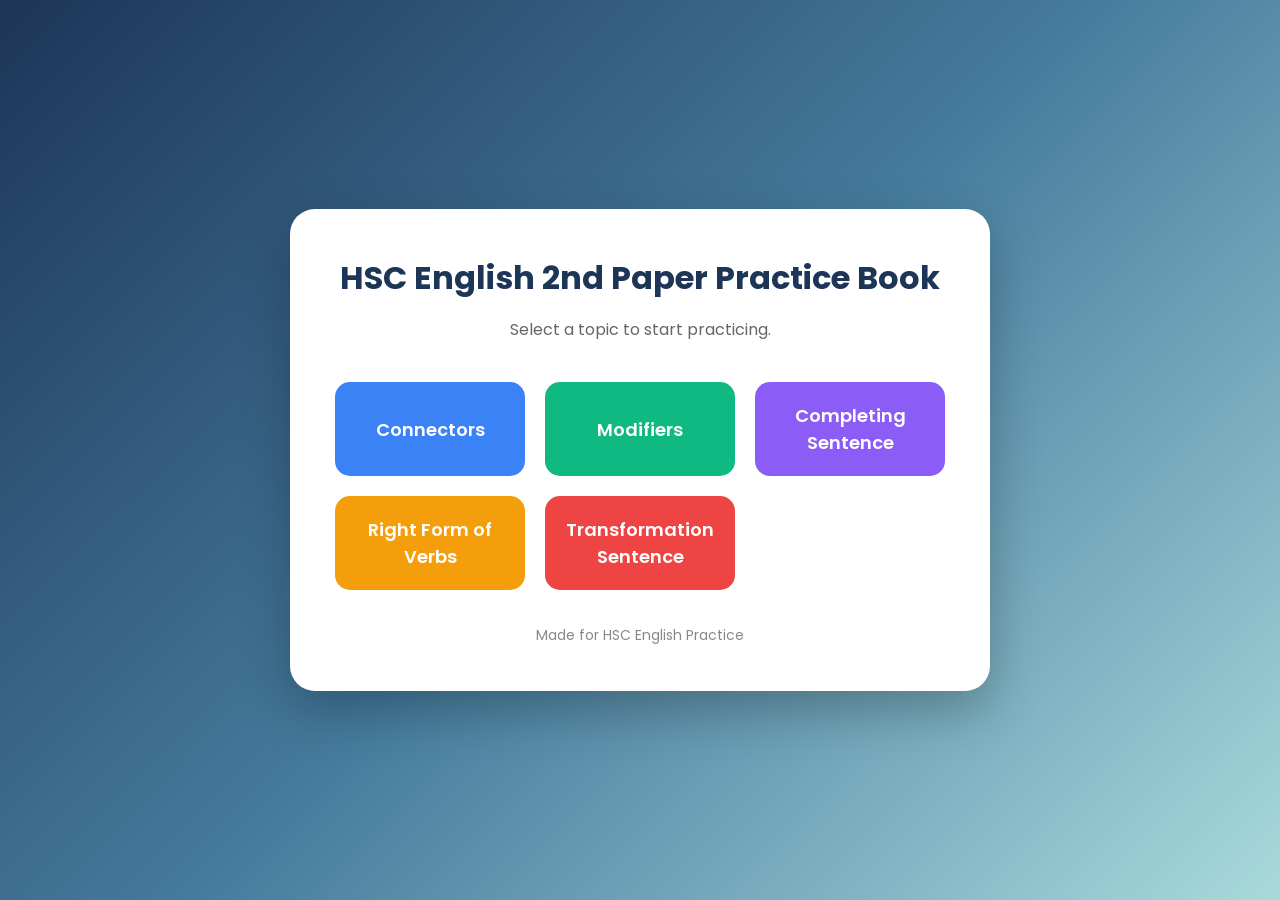
<file: index.html>
<!DOCTYPE html>
<html lang="en">
<head>
<meta charset="UTF-8">
<meta name="viewport" content="width=device-width, initial-scale=1.0">

<title>HSC English 2nd Paper Practice Book</title>

<link href="https://fonts.googleapis.com/css2?family=Poppins:wght@300;400;600;700&display=swap" rel="stylesheet">

<style>

*{
    margin:0;
    padding:0;
    box-sizing:border-box;
    font-family:'Poppins',sans-serif;
}

body{
    background:linear-gradient(135deg,#1d3557,#457b9d,#a8dadc);
    min-height:100vh;
    display:flex;
    justify-content:center;
    align-items:center;
    padding:20px;
}

.container{
    width:100%;
    max-width:700px;
    background:white;
    border-radius:25px;
    padding:45px;
    text-align:center;
    box-shadow:0 20px 50px rgba(0,0,0,.25);
}

h1{
    color:#1d3557;
    font-size:2rem;
    margin-bottom:15px;
}

p{
    color:#666;
    margin-bottom:40px;
}

.buttons{
    display:grid;
    grid-template-columns:repeat(3,1fr);
    gap:20px;
}

@media(max-width:850px){

.buttons{
    grid-template-columns:repeat(2,1fr);
}

}

@media(max-width:650px){

.buttons{
    grid-template-columns:1fr;
}

h1{
    font-size:1.7rem;
}

}

.completing{
    background:#8b5cf6;
}

.btn{

    display:flex;

    justify-content:center;

    align-items:center;

    text-align:center;

    text-decoration:none;

    color:white;

    min-height:90px;

    padding:20px;

    border-radius:15px;

    font-size:18px;

    font-weight:600;

    transition:.3s;

}

.btn:hover{
    transform:translateY(-5px);
    box-shadow:0 12px 25px rgba(0,0,0,.25);
}

.connectors{
    background:#3b82f6;
}

.modifiers{
    background:#10b981;
}

.rfv{
    background:#f59e0b;
}

.transform{
    background:#ef4444;
}

footer{
    margin-top:35px;
    color:#888;
    font-size:14px;
}

@media(max-width:650px){

.buttons{
    grid-template-columns:1fr;
}

h1{
    font-size:1.7rem;
}

}

</style>

</head>
<body>

<div class="container">

<h1>HSC English 2nd Paper Practice Book</h1>

<p>Select a topic to start practicing.</p>

<div class="buttons">

<a class="btn connectors" href="Connector/index.html">
Connectors
</a>

<a class="btn modifiers" href="Modifier/index.html">
Modifiers
</a>

<a class="btn completing" href="Completing Sentence/index.html">
Completing Sentence
</a>

<a class="btn rfv" href="Right Form of Verbs/index.html">
Right Form of Verbs
</a>

<a class="btn transform" href="Transformation Sentences/index.html">
Transformation Sentence
</a>

</div>

<footer>
Made for HSC English Practice
</footer>

</div>

</body>
</html>
</file>
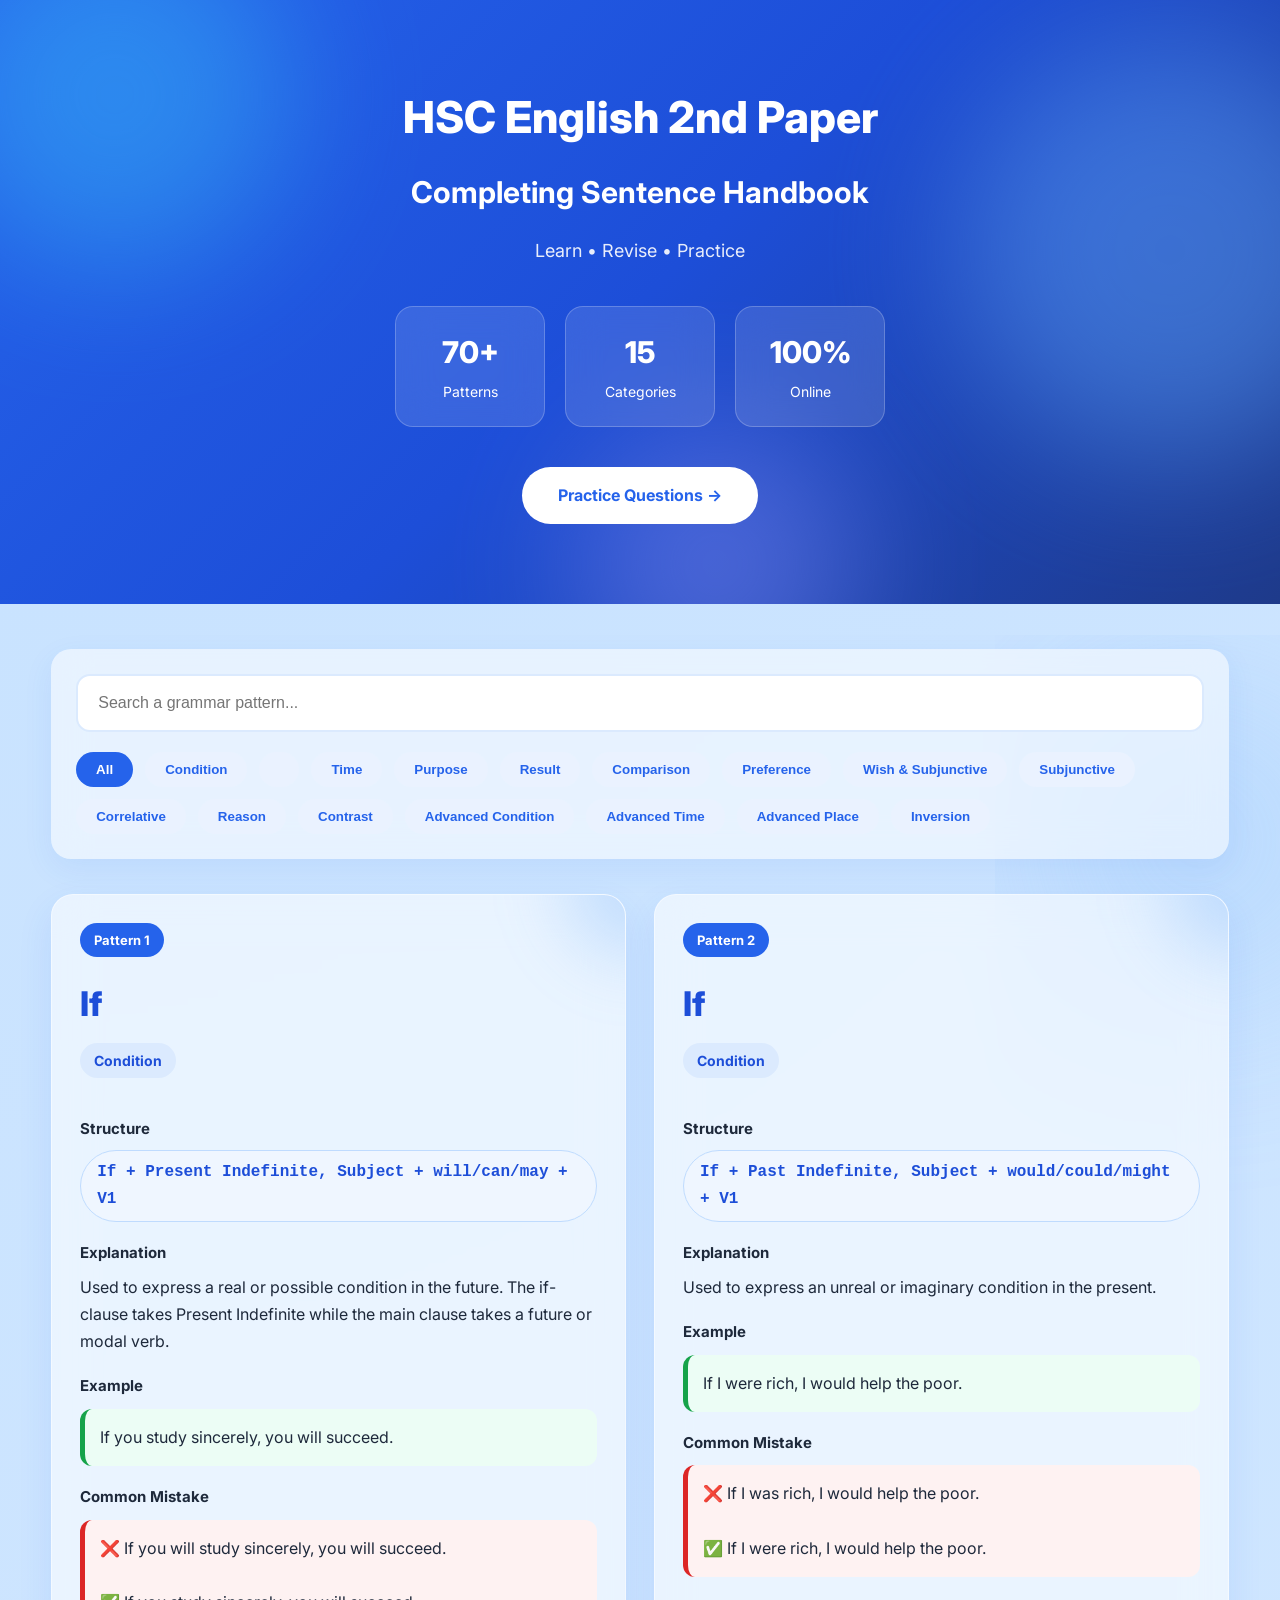
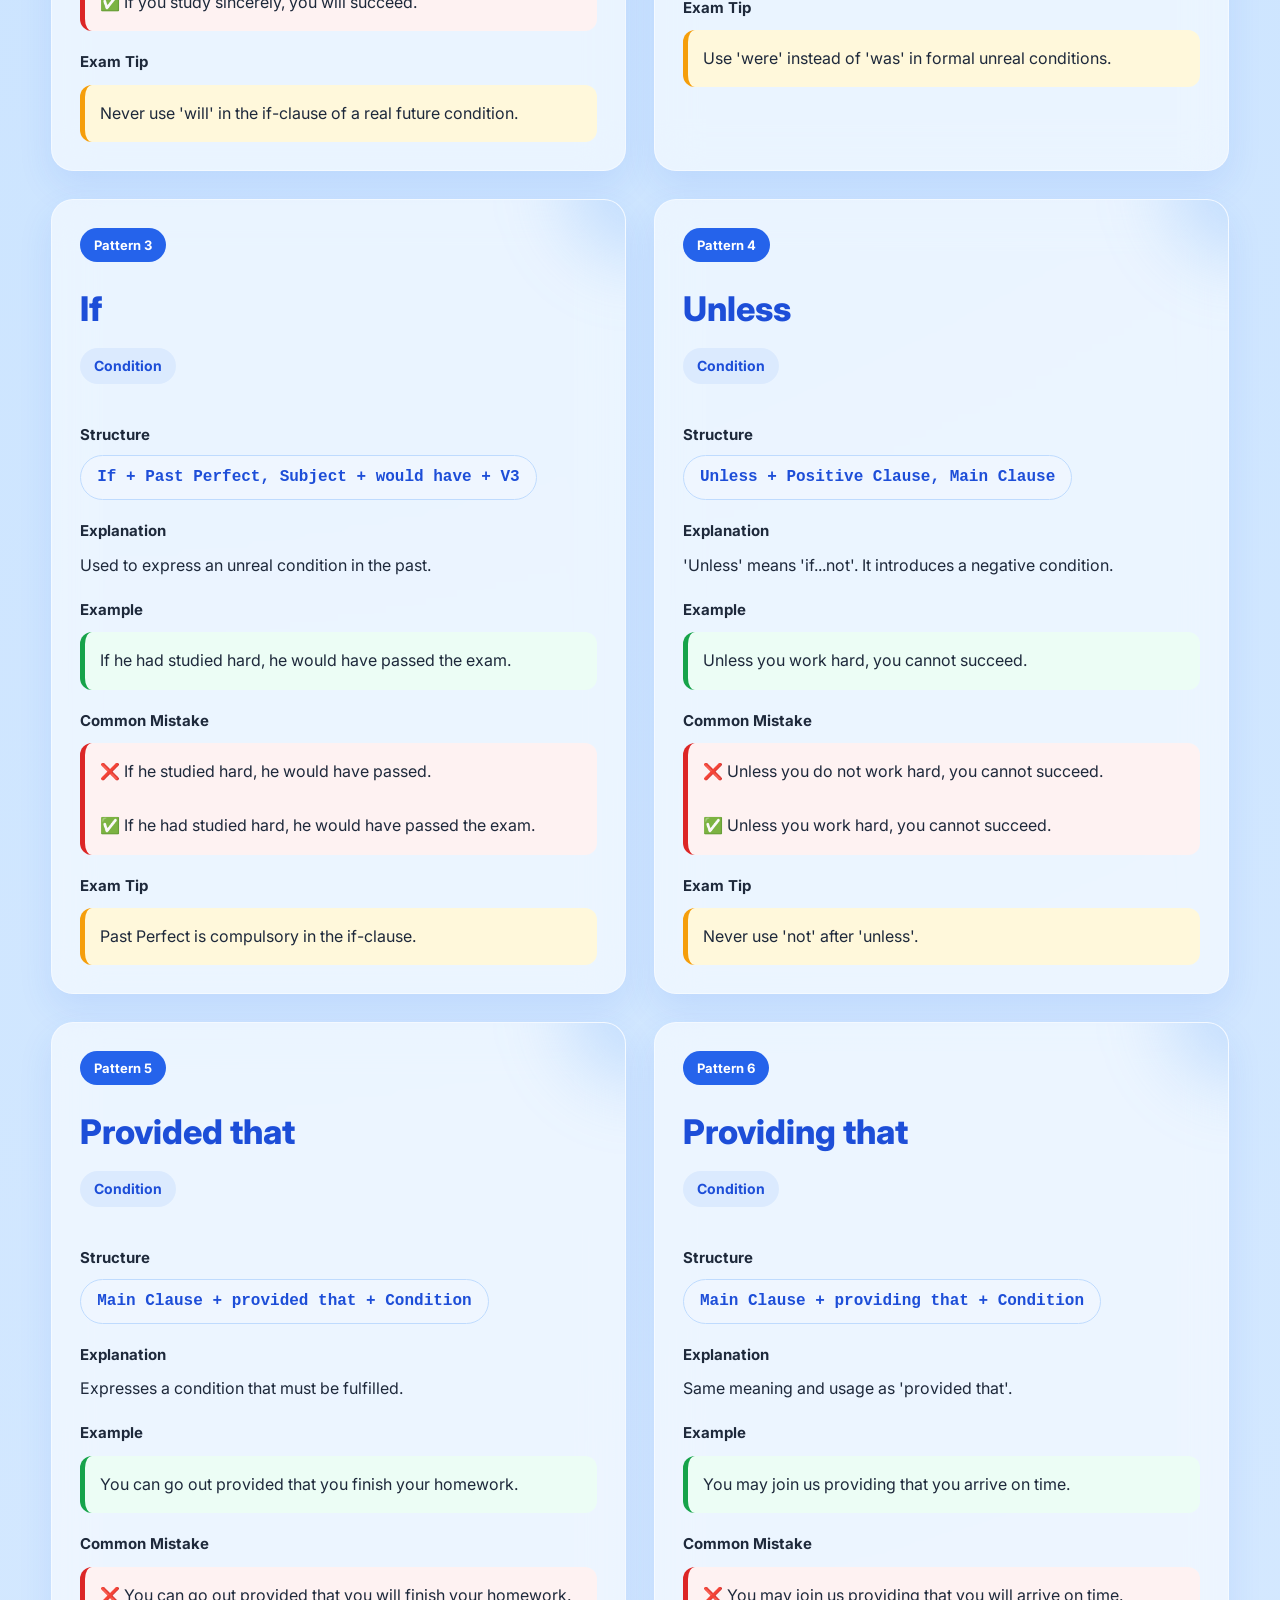
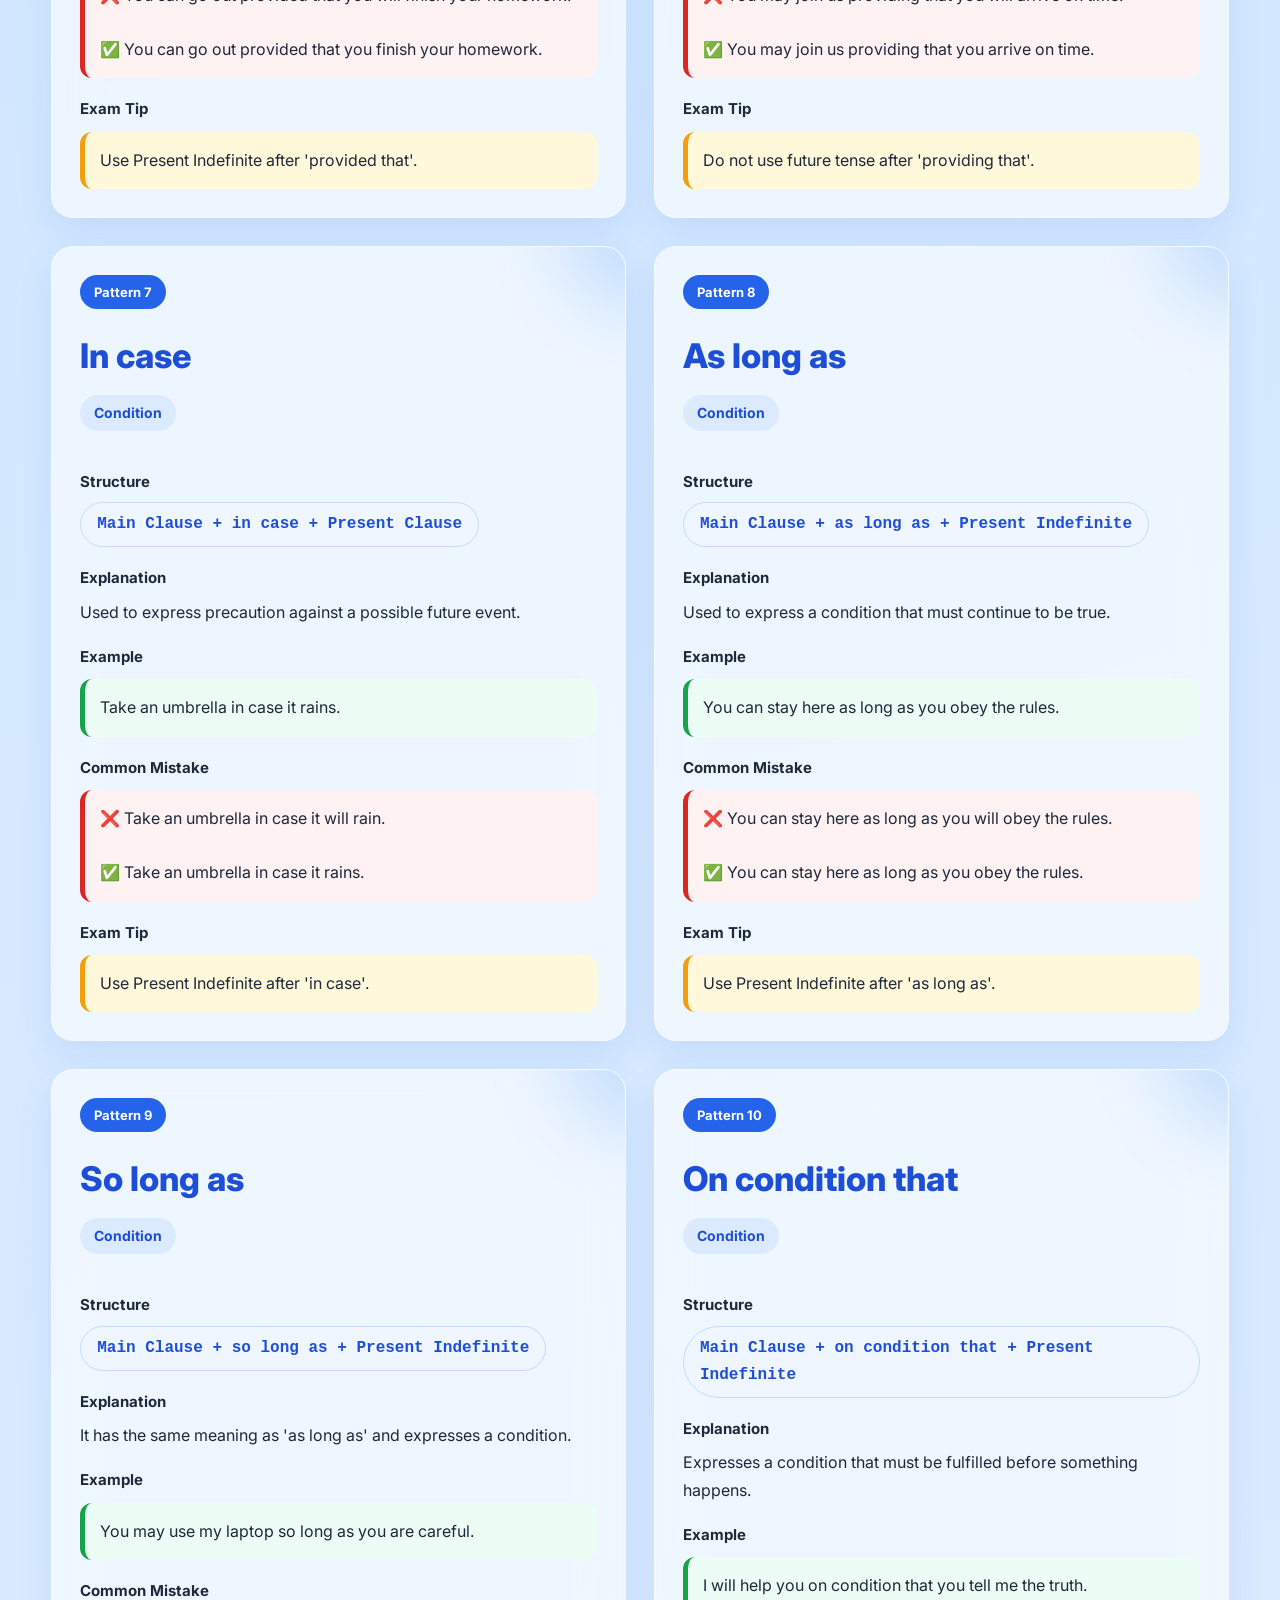
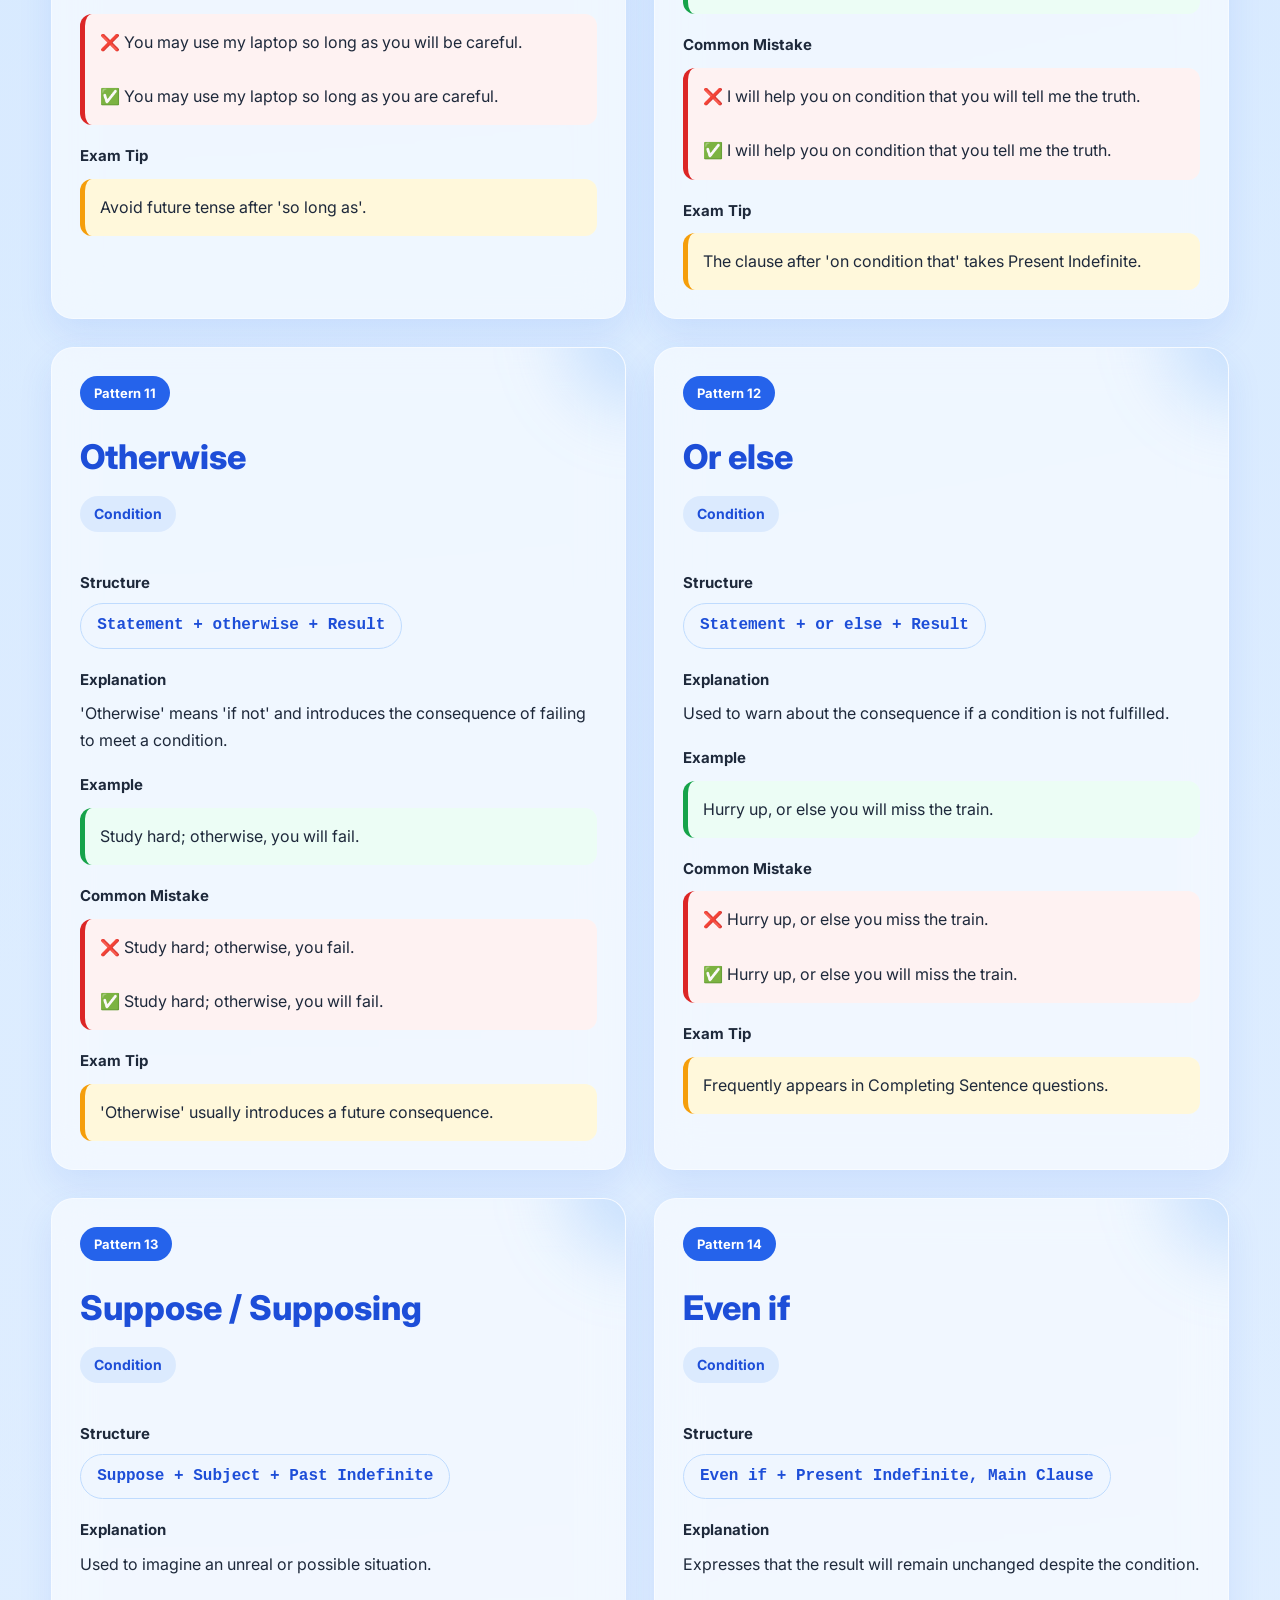
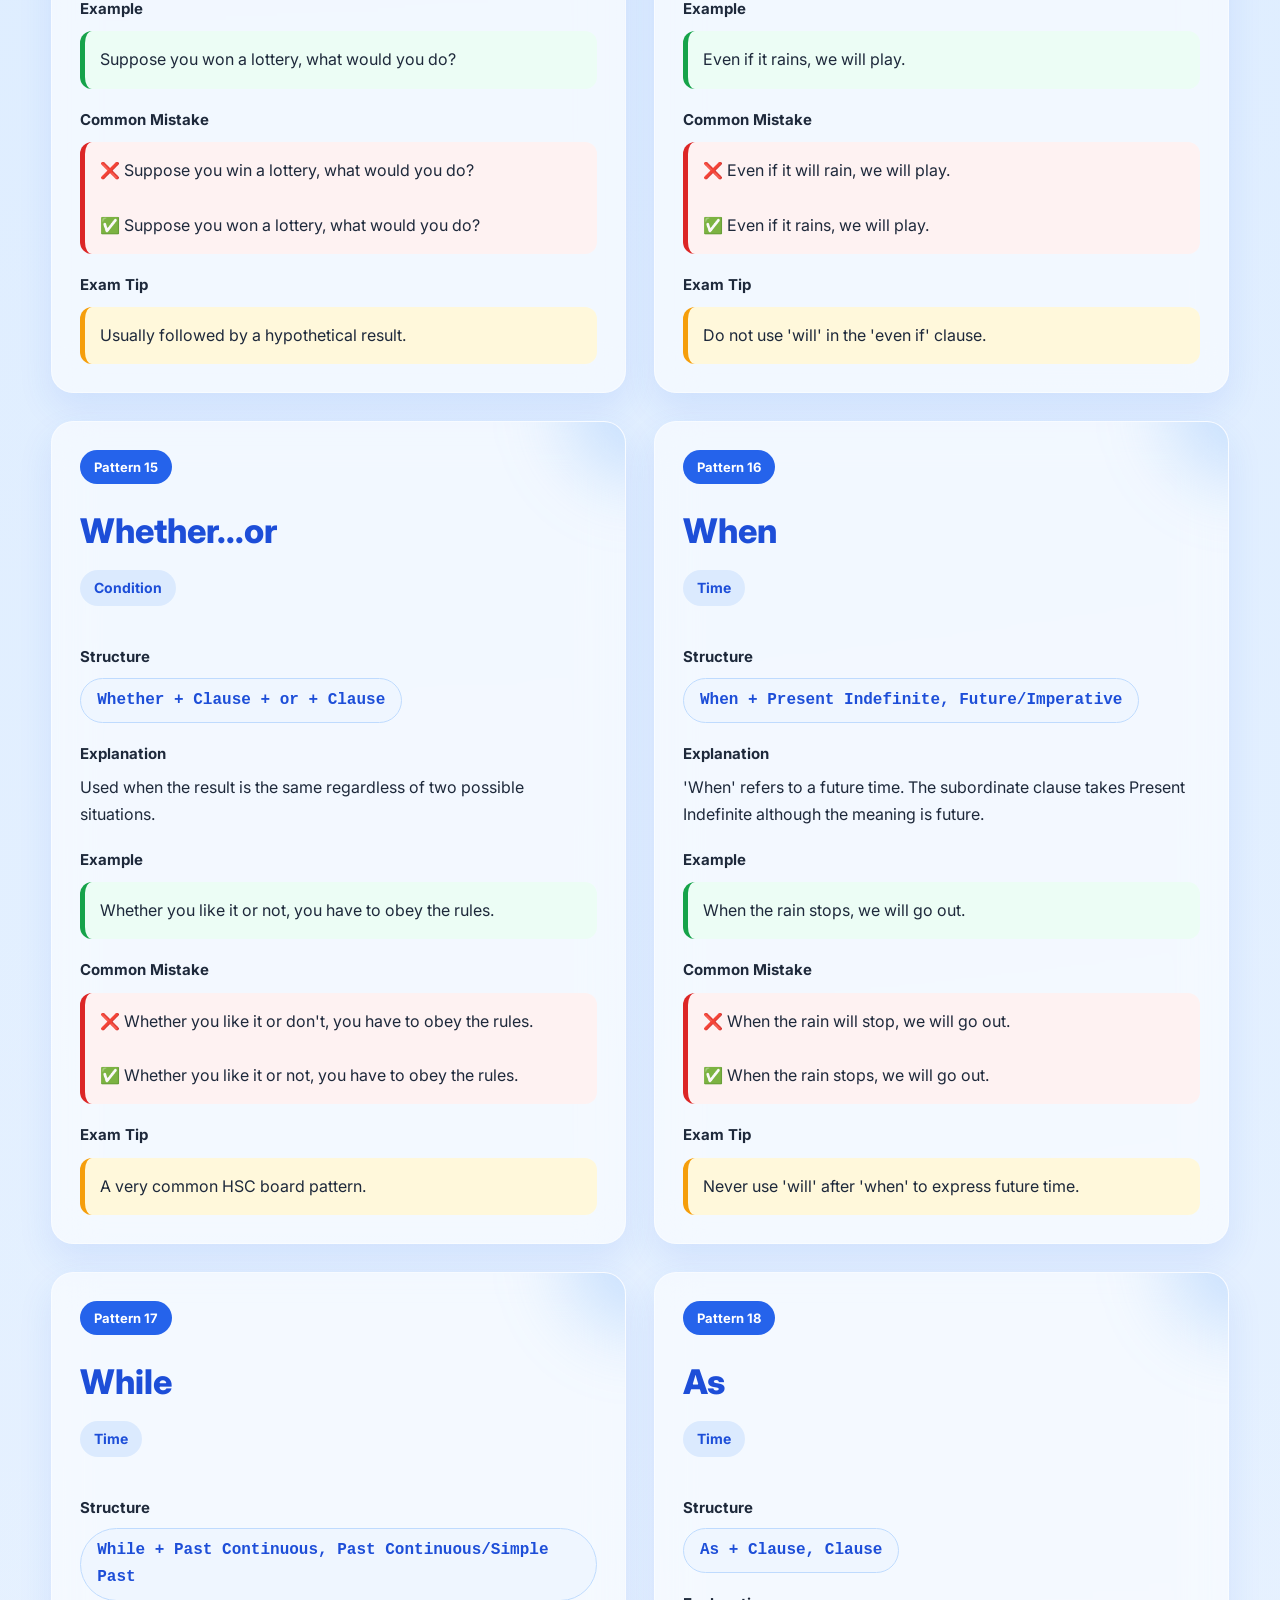
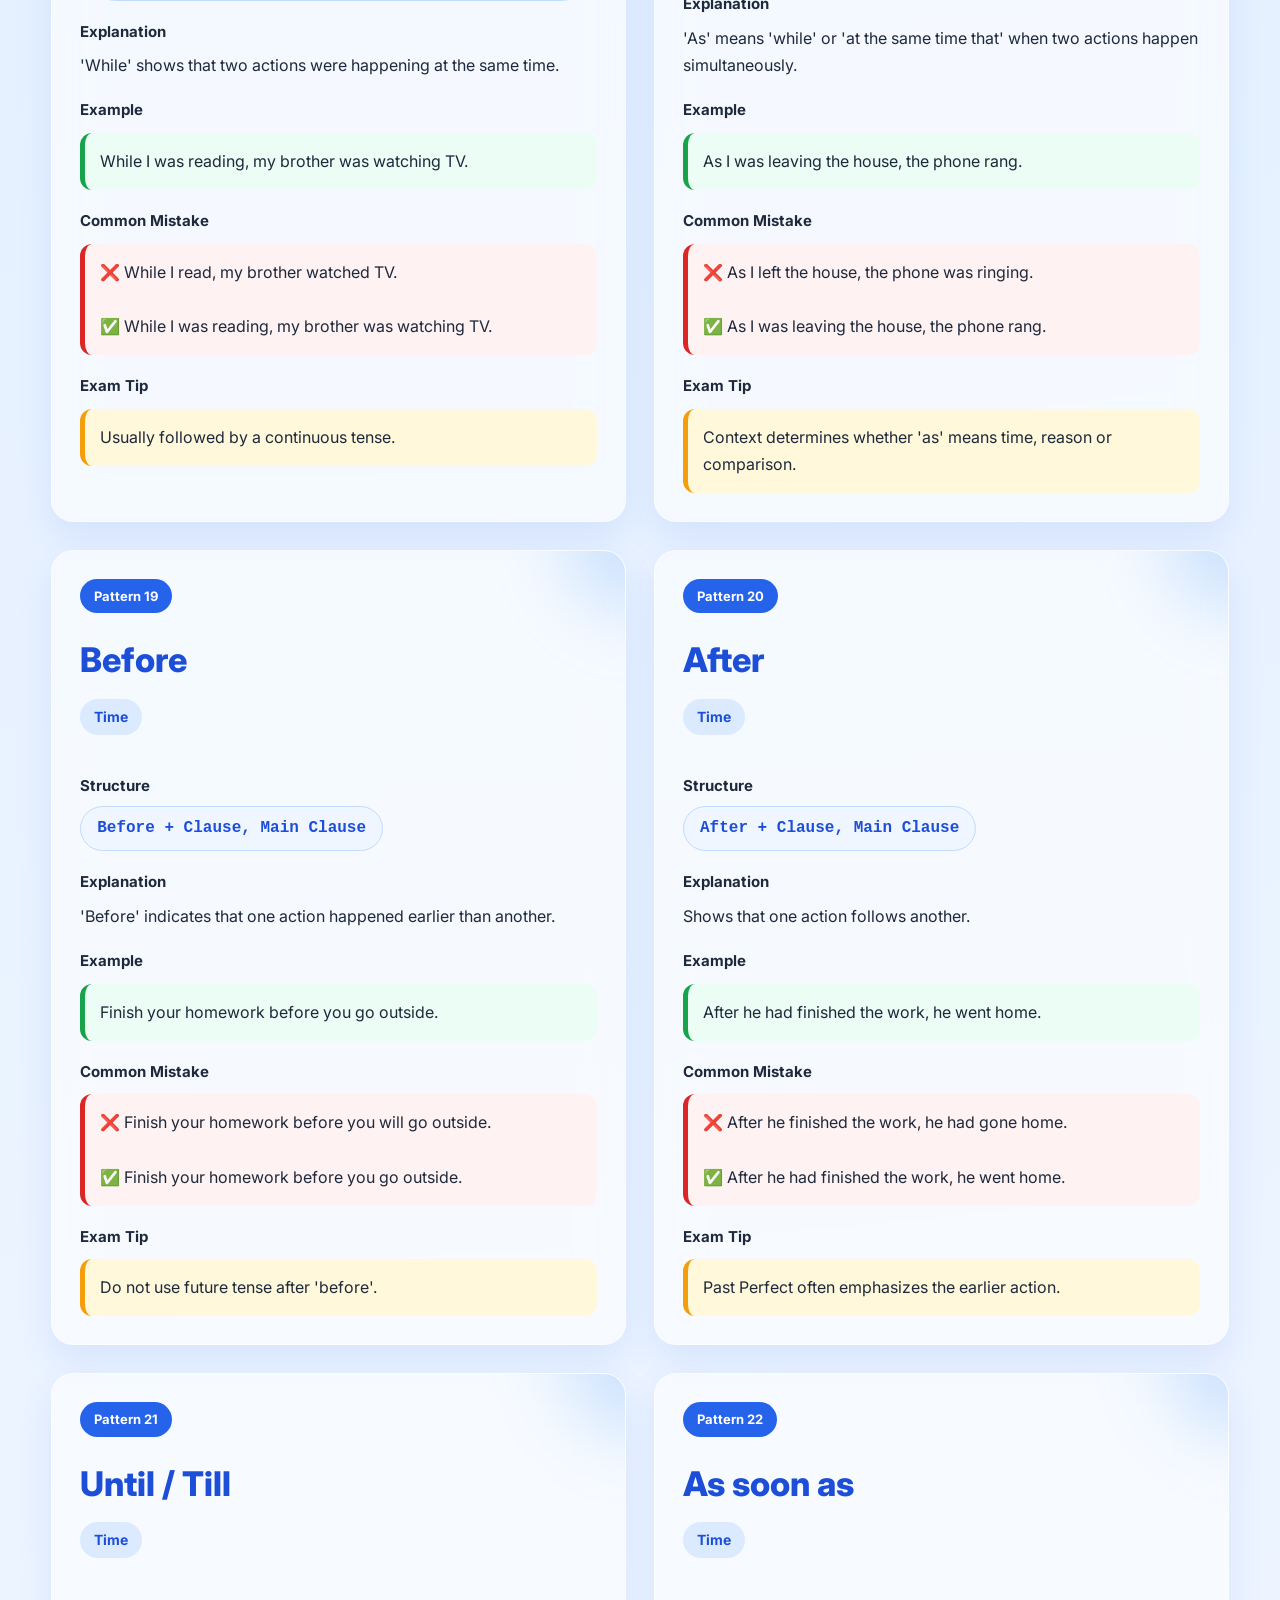
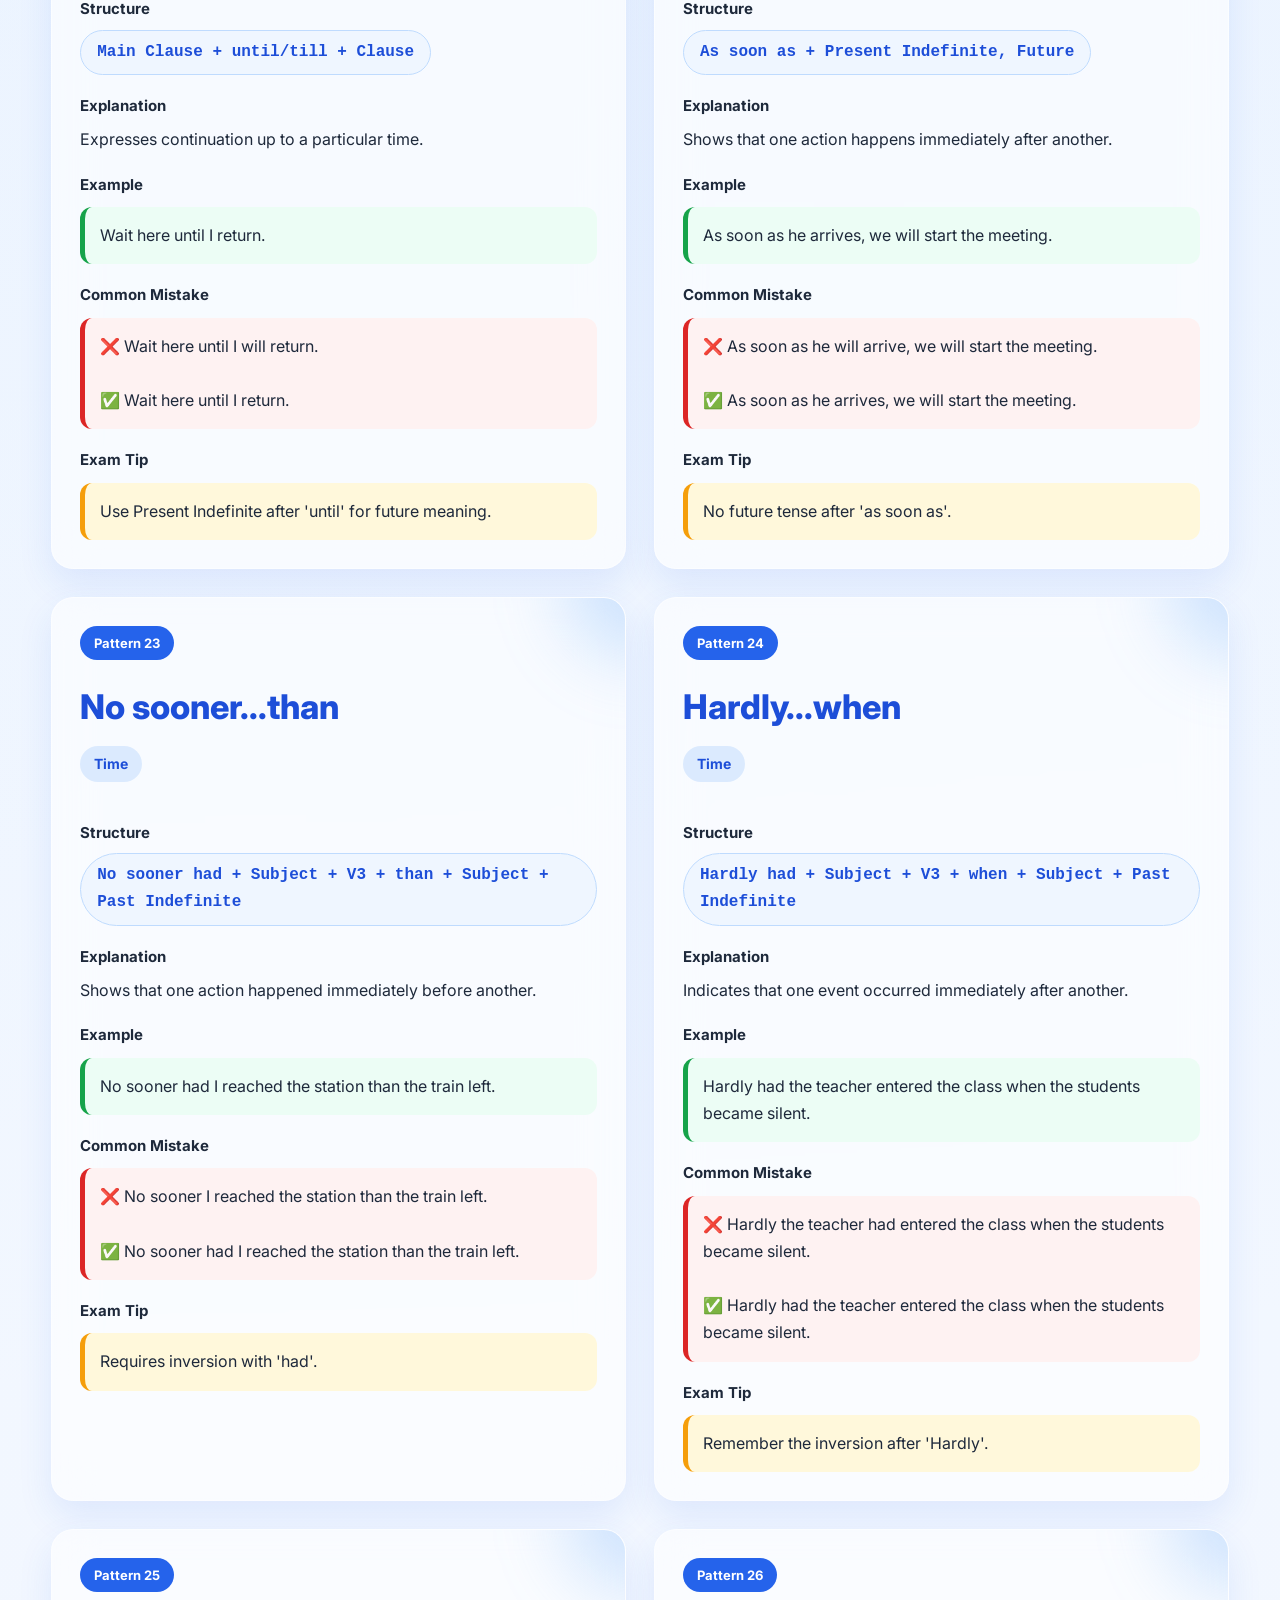
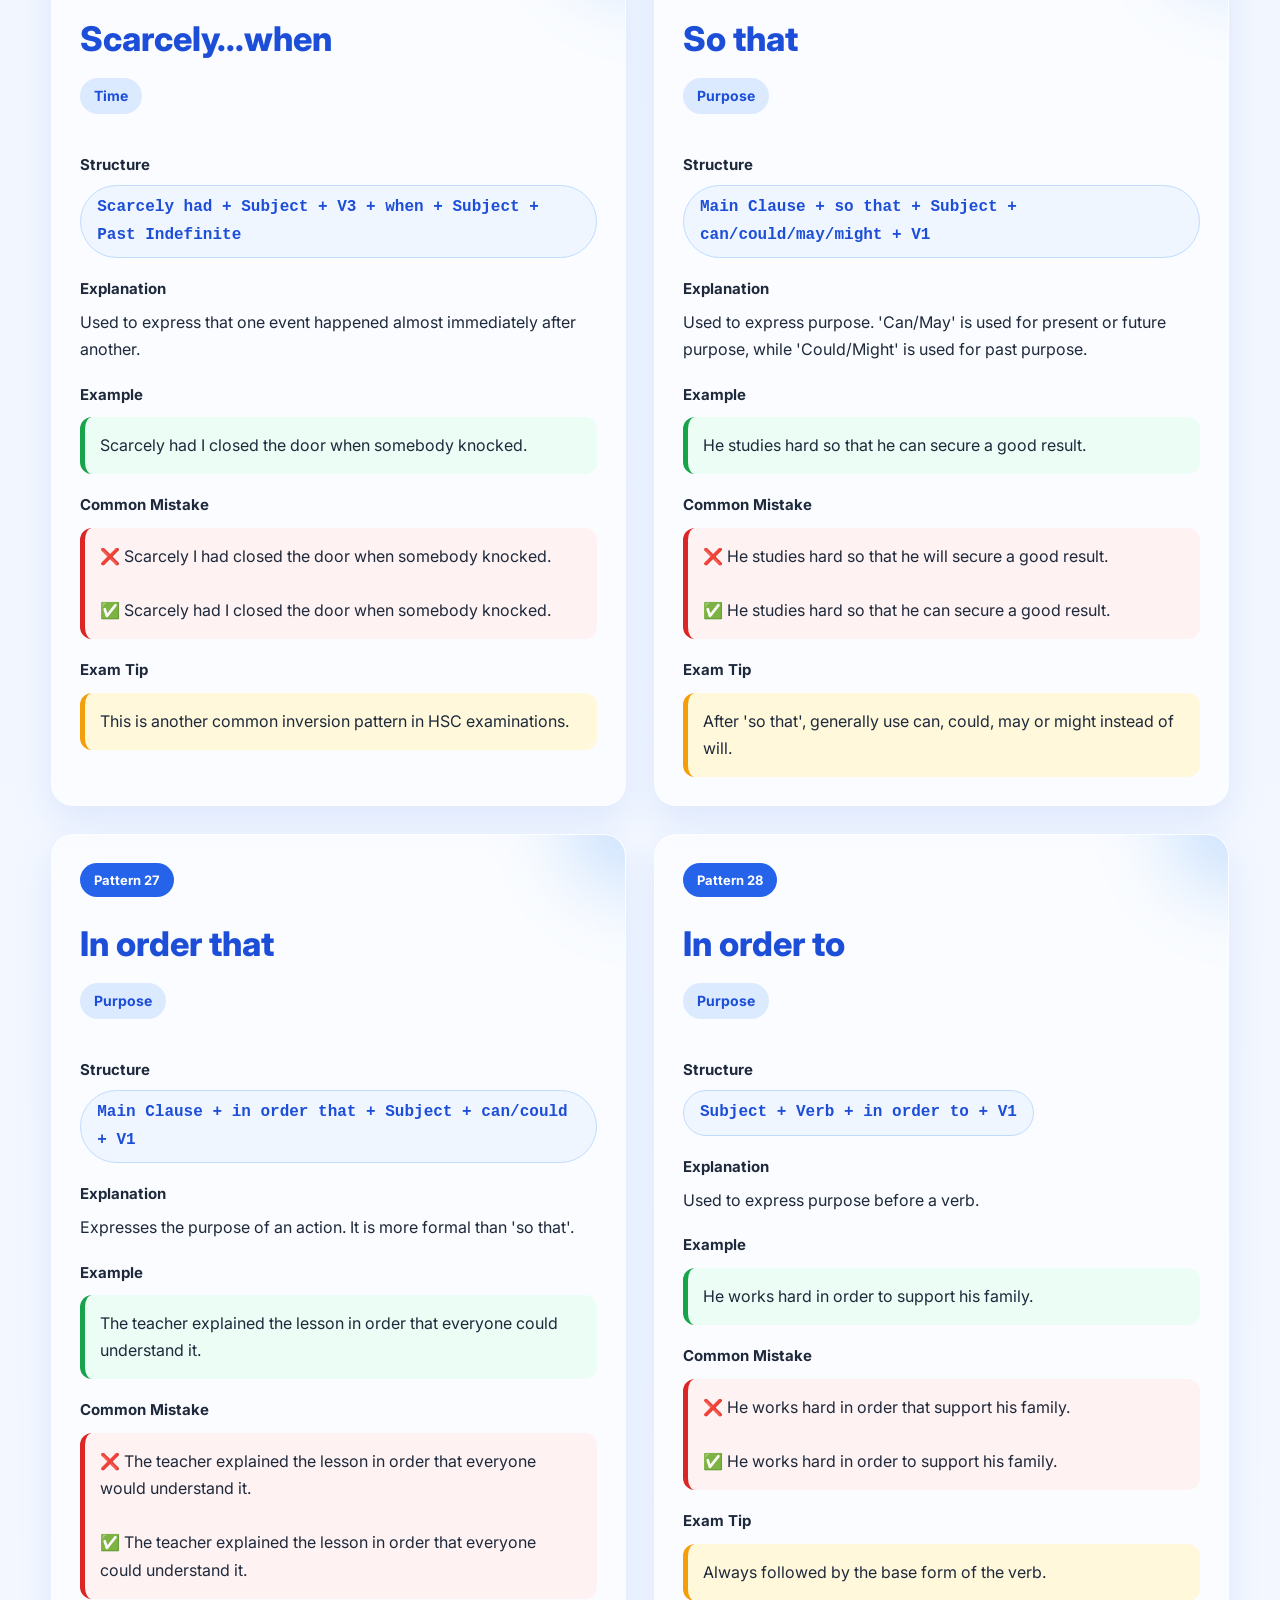
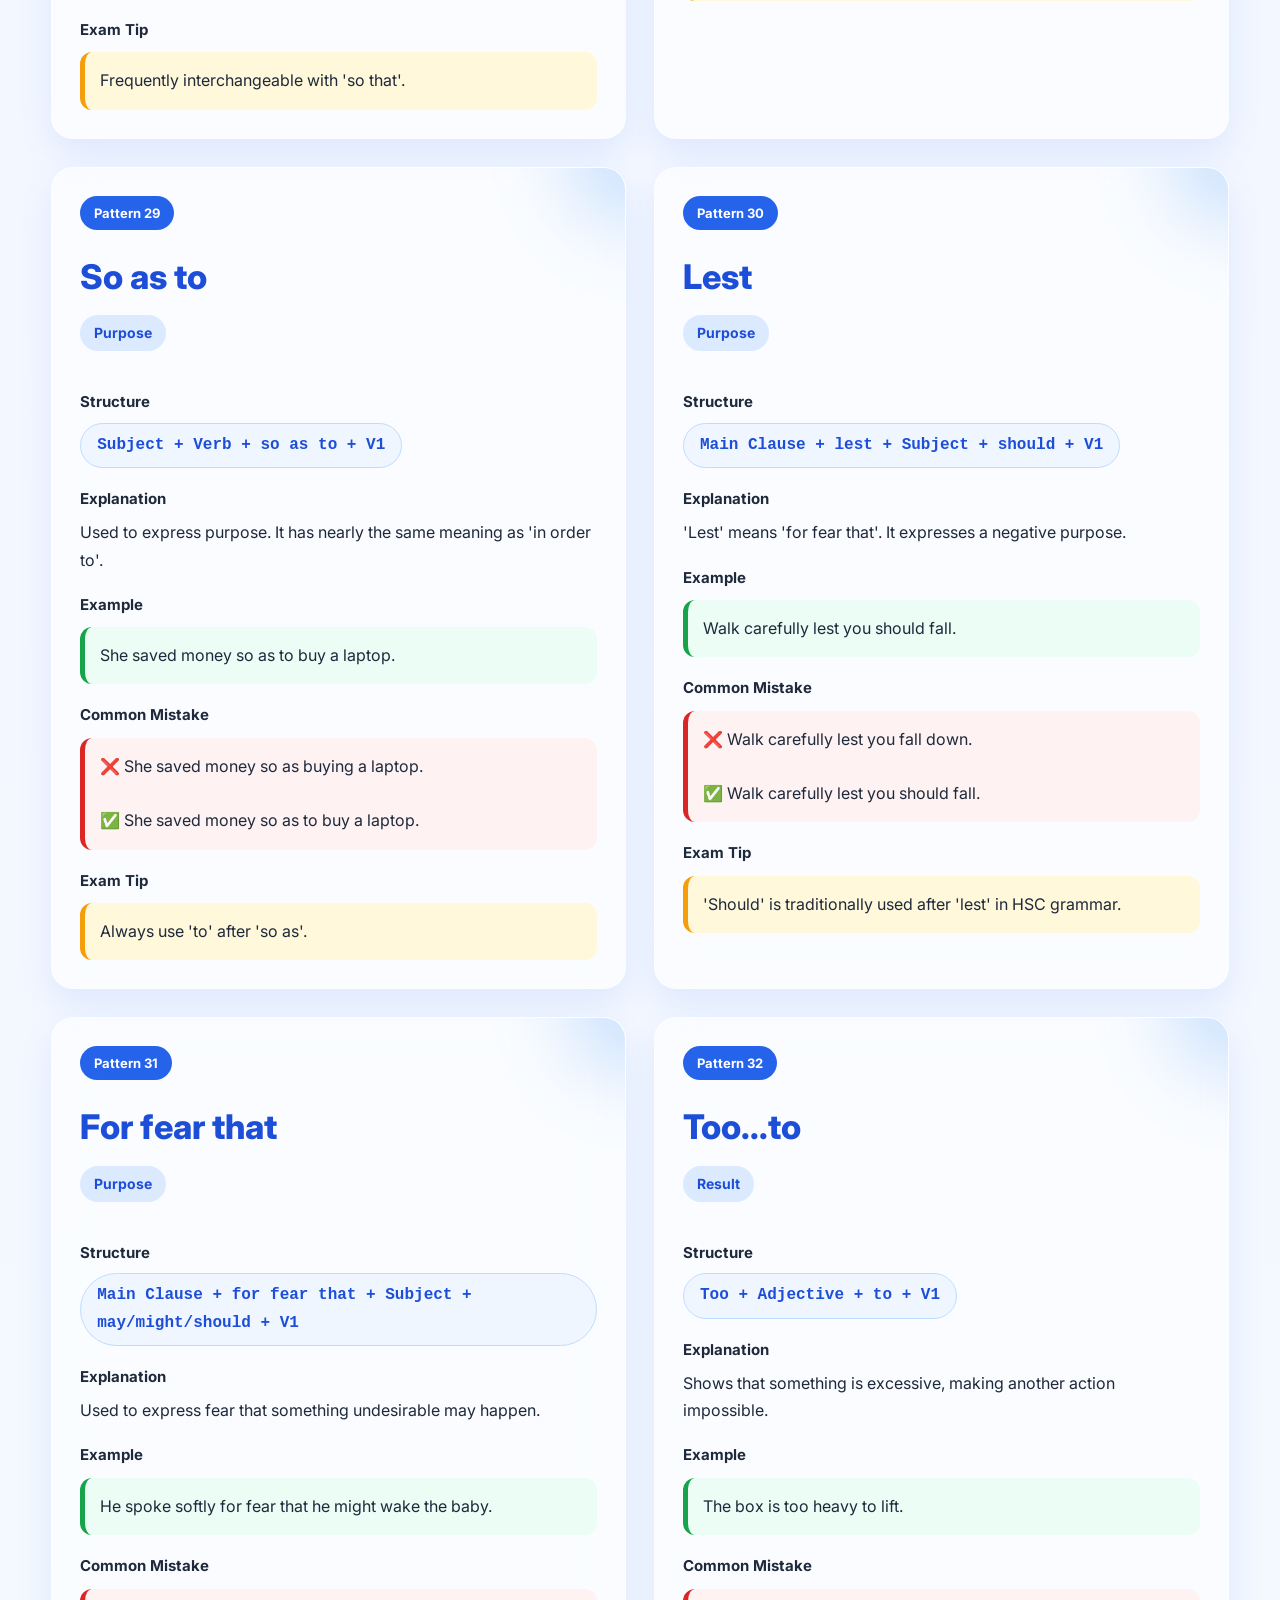
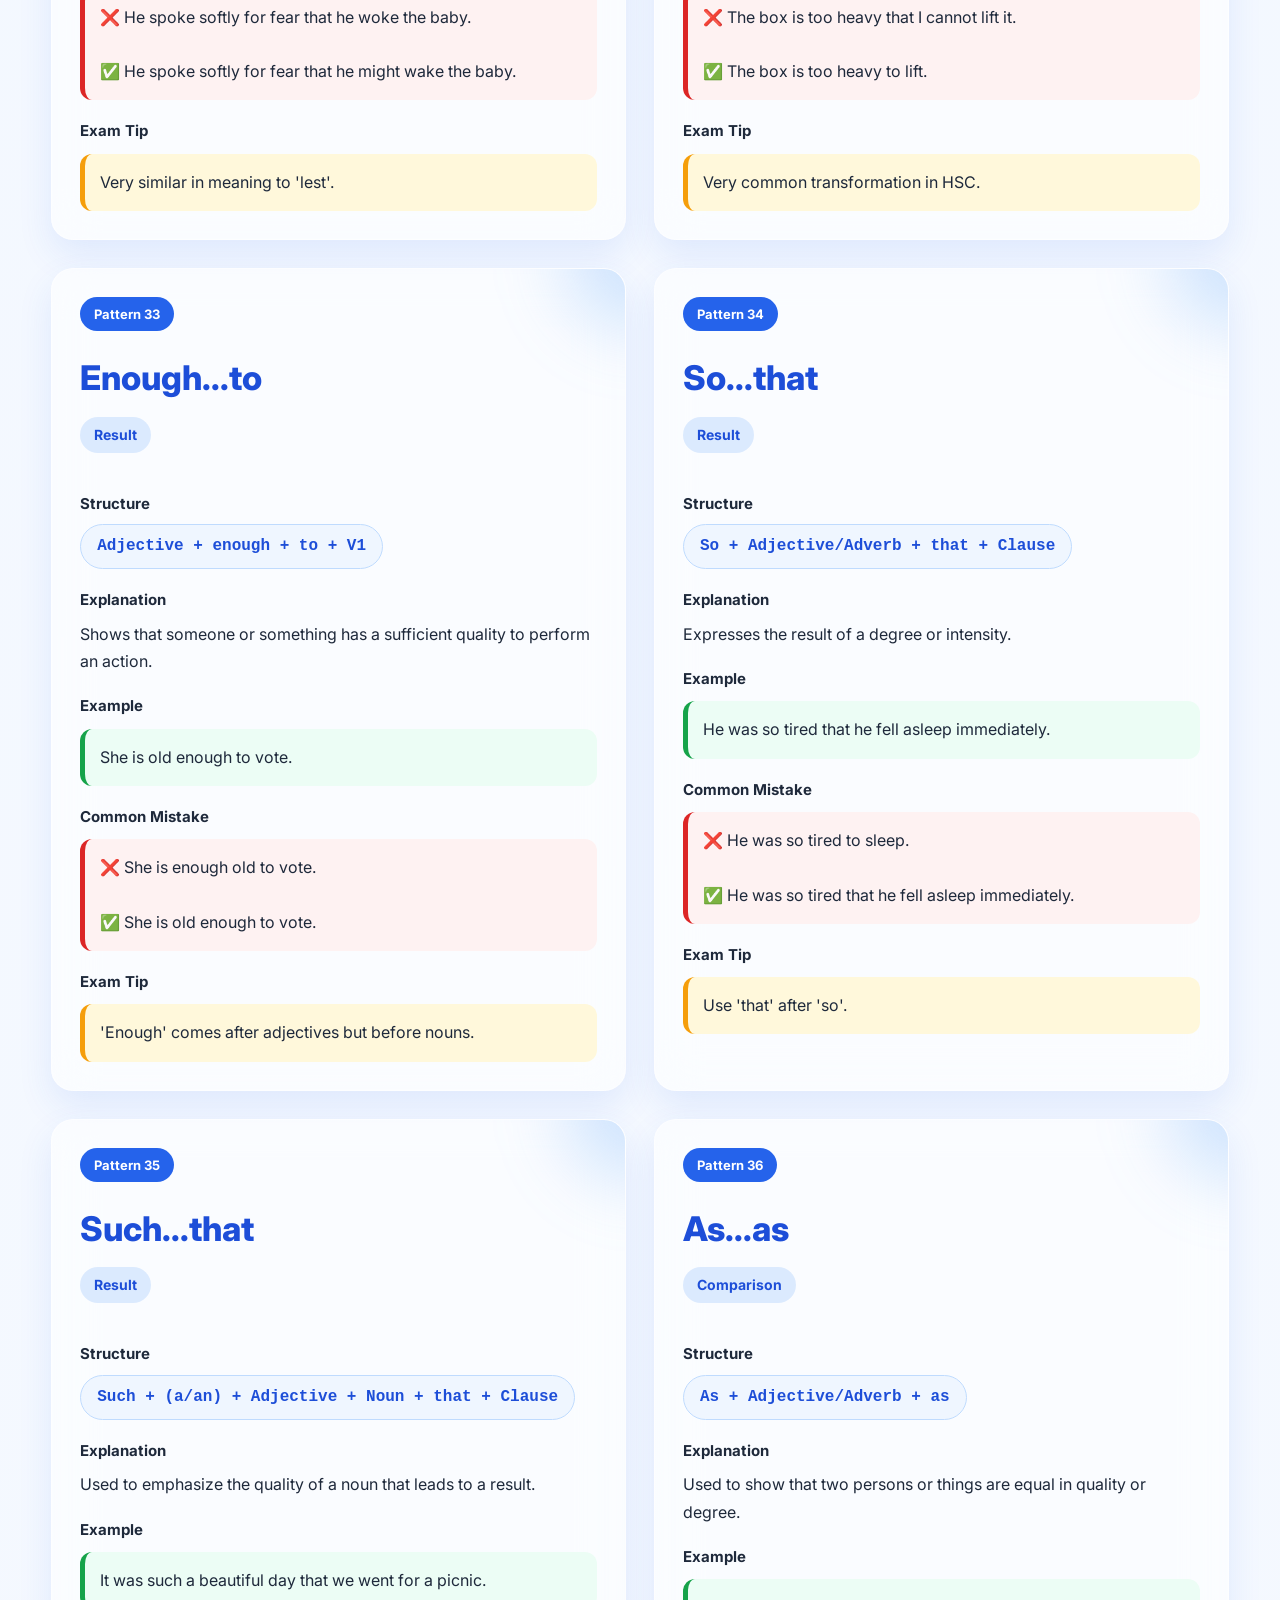
<file: Completing Sentence/index.html>
<!DOCTYPE html>
<html lang="en">

<head>

    <meta charset="UTF-8">

    <meta name="viewport" content="width=device-width, initial-scale=1.0">

    <title>Completing Sentence | HSC English 2nd Paper Practice Book</title>

    <link rel="preconnect" href="https://fonts.googleapis.com">

    <link rel="preconnect" href="https://fonts.gstatic.com" crossorigin>

    <link href="https://fonts.googleapis.com/css2?family=Inter:wght@400;500;600;700;800&display=swap" rel="stylesheet">

    <link rel="stylesheet" href="style.css">

</head>

<body>

<div class="background-blur blur1"></div>
<div class="background-blur blur2"></div>

<header class="hero">

    <div class="hero-bg">

        <span class="blob blob1"></span>
        <span class="blob blob2"></span>
        <span class="blob blob3"></span>

    </div>

    <div class="hero-content">

        <h1>HSC English 2nd Paper</h1>

        <h2>Completing Sentence Handbook</h2>

        <p>Learn • Revise • Practice</p>

        <div class="stats">

            <div class="stat-card">

                <span class="number">70+</span>

                <span class="text">Patterns</span>

            </div>

            <div class="stat-card">

                <span class="number">15</span>

                <span class="text">Categories</span>

            </div>

            <div class="stat-card">

                <span class="number">100%</span>

                <span class="text">Online</span>

            </div>

        </div>

        <a href="../Completing Sentence/Practice/index.html" class="practice-btn">

            Practice Questions →

        </a>

    </div>

</header>

<main class="container">

    <div class="toolbar">

        <input
            type="text"
            id="searchBox"
            placeholder="Search a grammar pattern..."
        >

        <div
            id="categoryButtons"
            class="categories">
        </div>

    </div>

    <div id="rulesContainer"></div>

</main>

<section class="proverb-section">

    <h2>📖 Essential Proverbs</h2>

    <p class="proverb-subtitle">

        Frequently used proverbs for HSC Completing Sentence.

    </p>

    <div id="proverbContainer" class="proverb-grid"></div>

</section>

<div class="reading-progress"></div>

<script src="completingSentenceRules.js"></script>
<script src="proverbs.js"></script>
<script src="script.js"></script>

<script>

const progress=document.querySelector(".reading-progress");

let hideTimer;

function updateProgress(){

    const scrollTop=window.scrollY;

    const maxHeight=document.documentElement.scrollHeight-window.innerHeight;

    const percent=maxHeight<=0?0:scrollTop/maxHeight;

    progress.style.transform=`scaleY(${percent})`;
    progress.style.height="100vh";

}

function showProgress(){

    progress.style.opacity="1";

    progress.style.boxShadow=`
        0 0 10px rgba(59,130,246,.95),
        0 0 22px rgba(59,130,246,.75),
        0 0 40px rgba(59,130,246,.55)
    `;

    clearTimeout(hideTimer);

    hideTimer=setTimeout(()=>{

        progress.style.opacity=".25";

        progress.style.boxShadow=`
            0 0 6px rgba(59,130,246,.35),
            0 0 12px rgba(59,130,246,.20)
        `;

    },1000);

}

window.addEventListener("scroll",()=>{

    updateProgress();

    showProgress();

});

window.addEventListener("resize",updateProgress);

updateProgress();

showProgress();

</script>




</body>

</html>
</file>
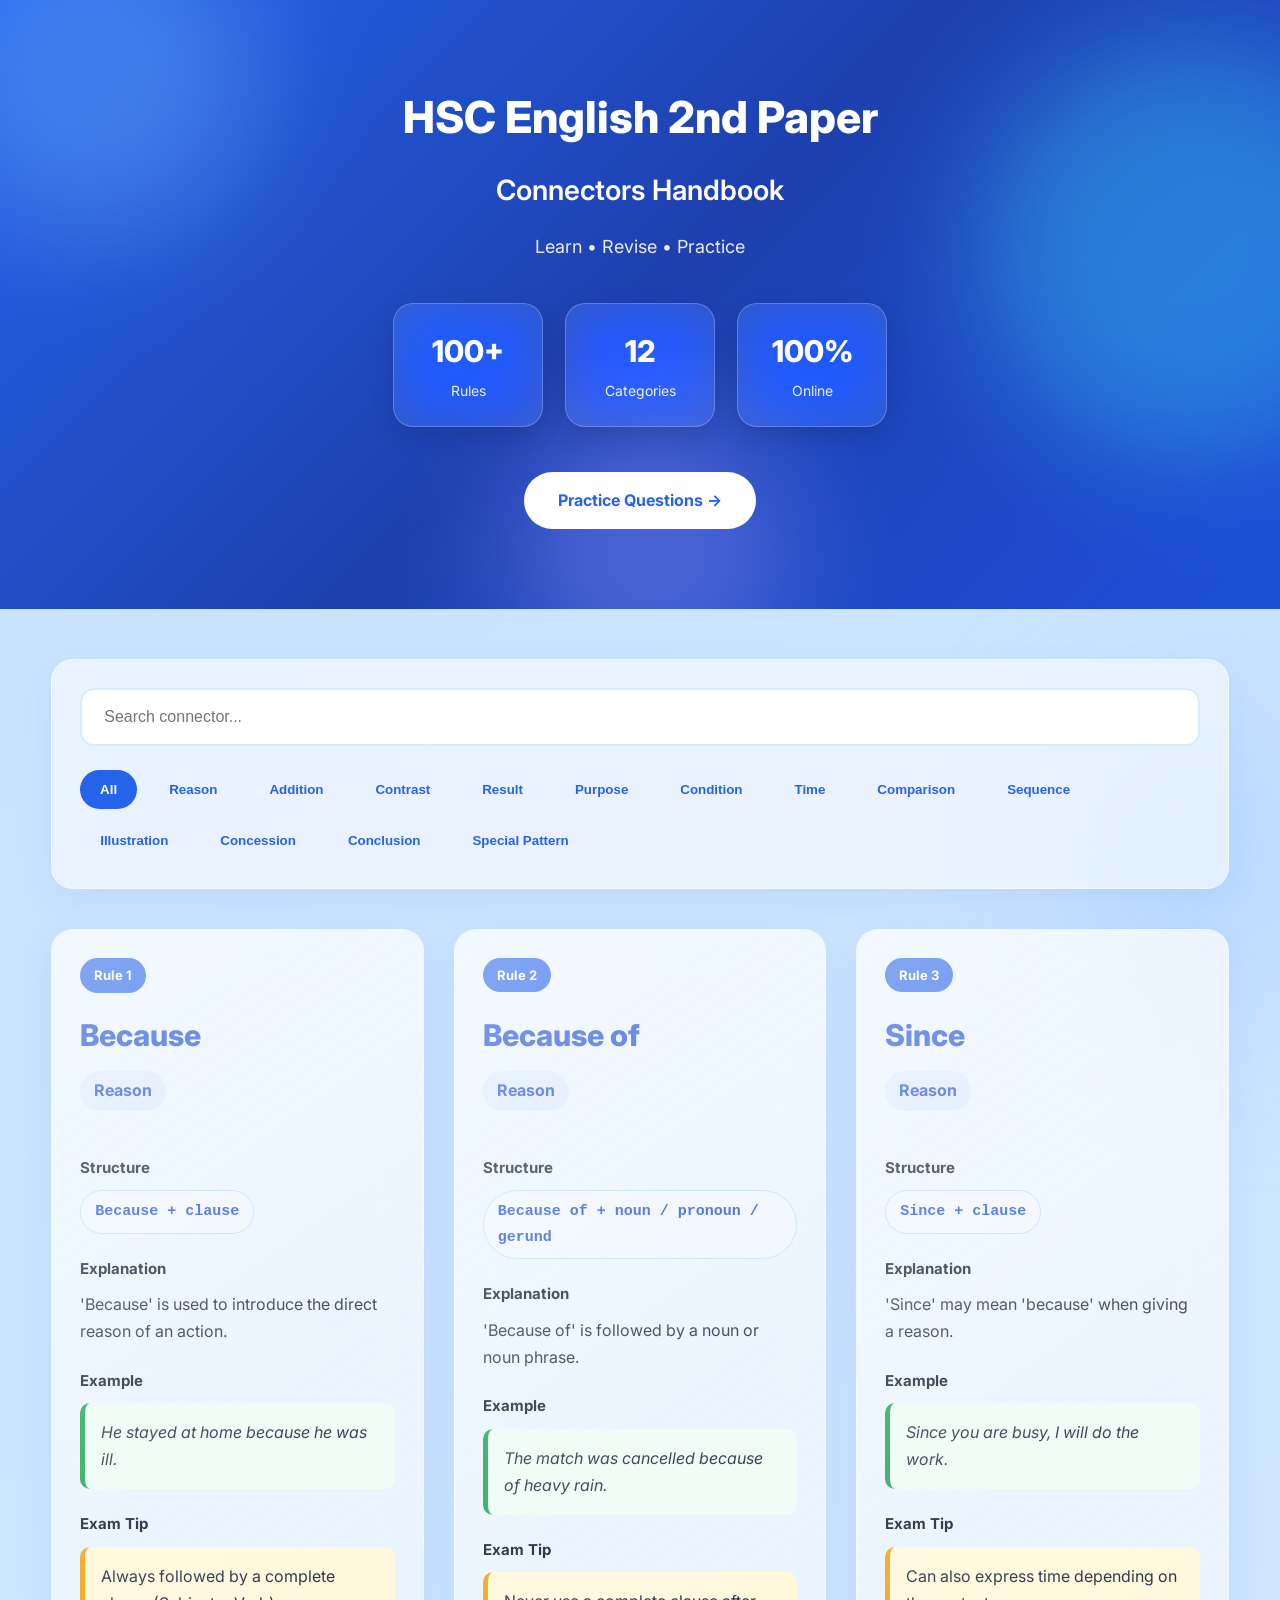
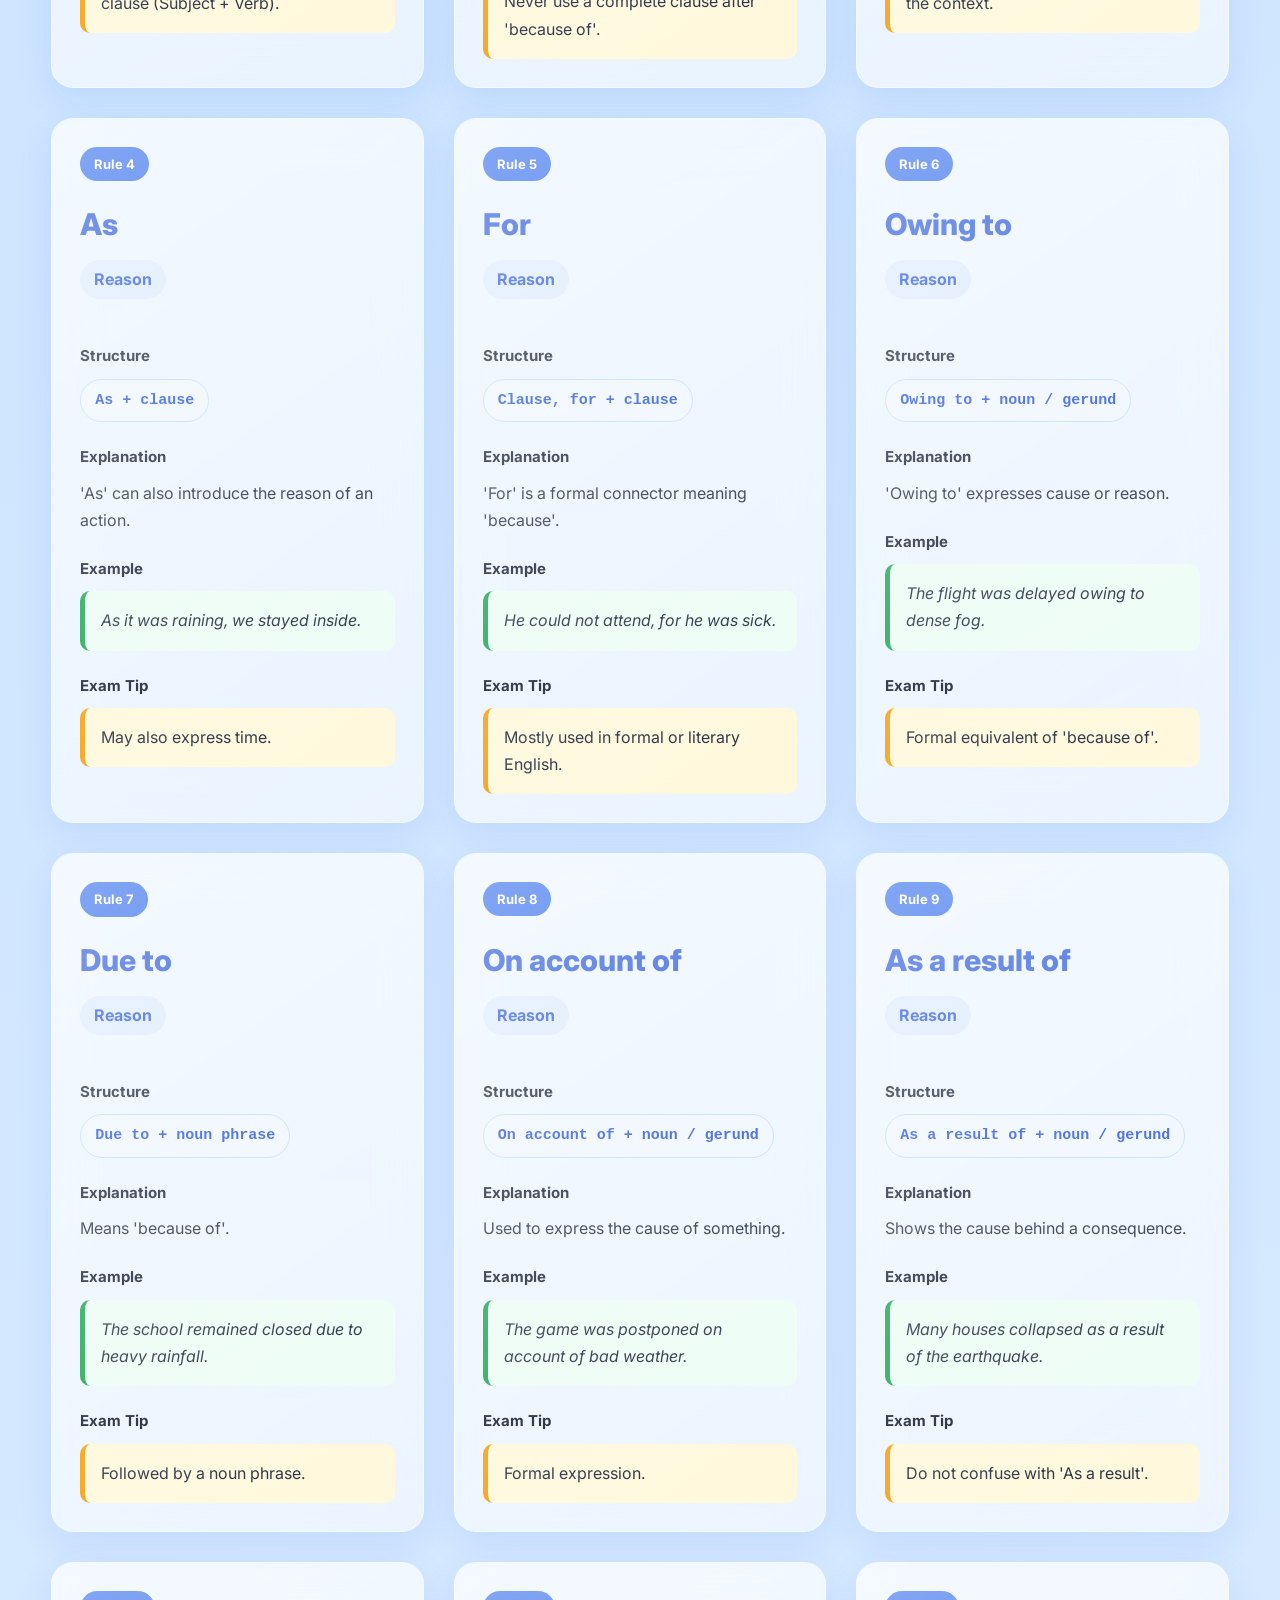
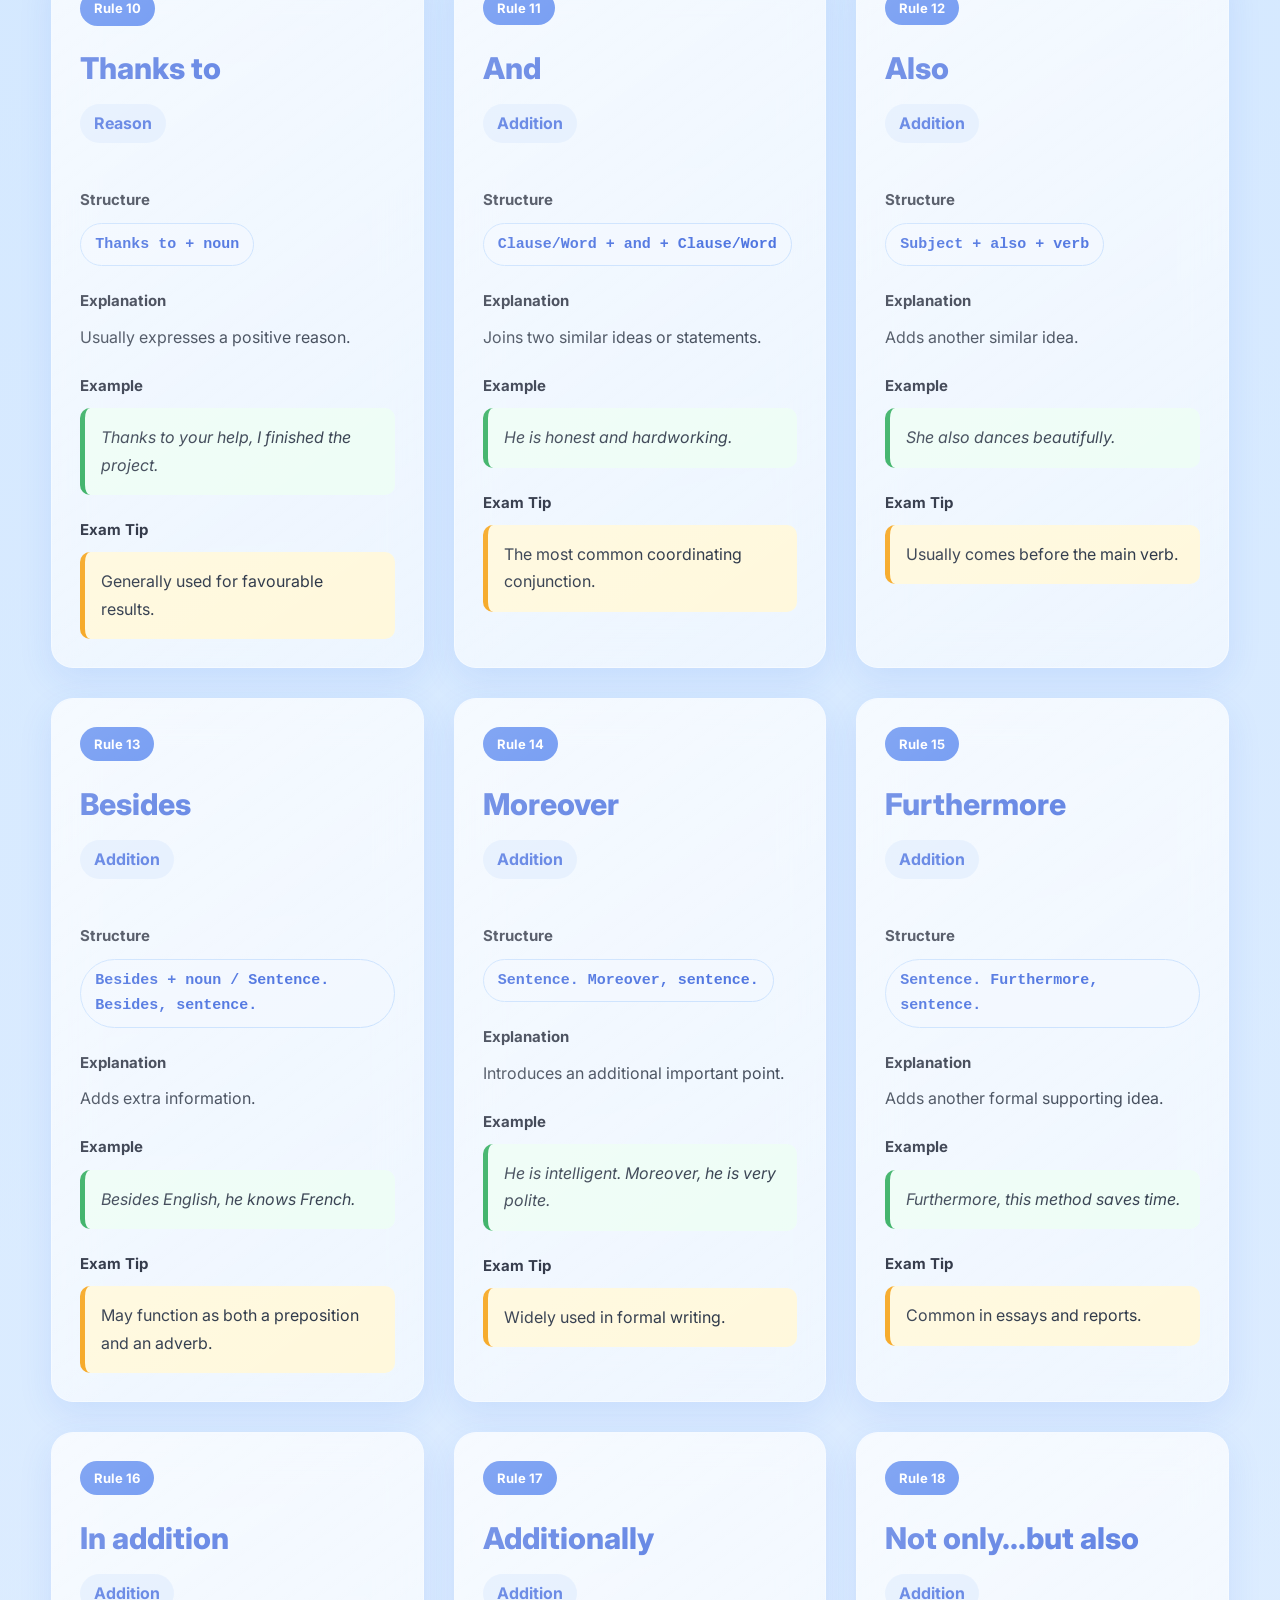
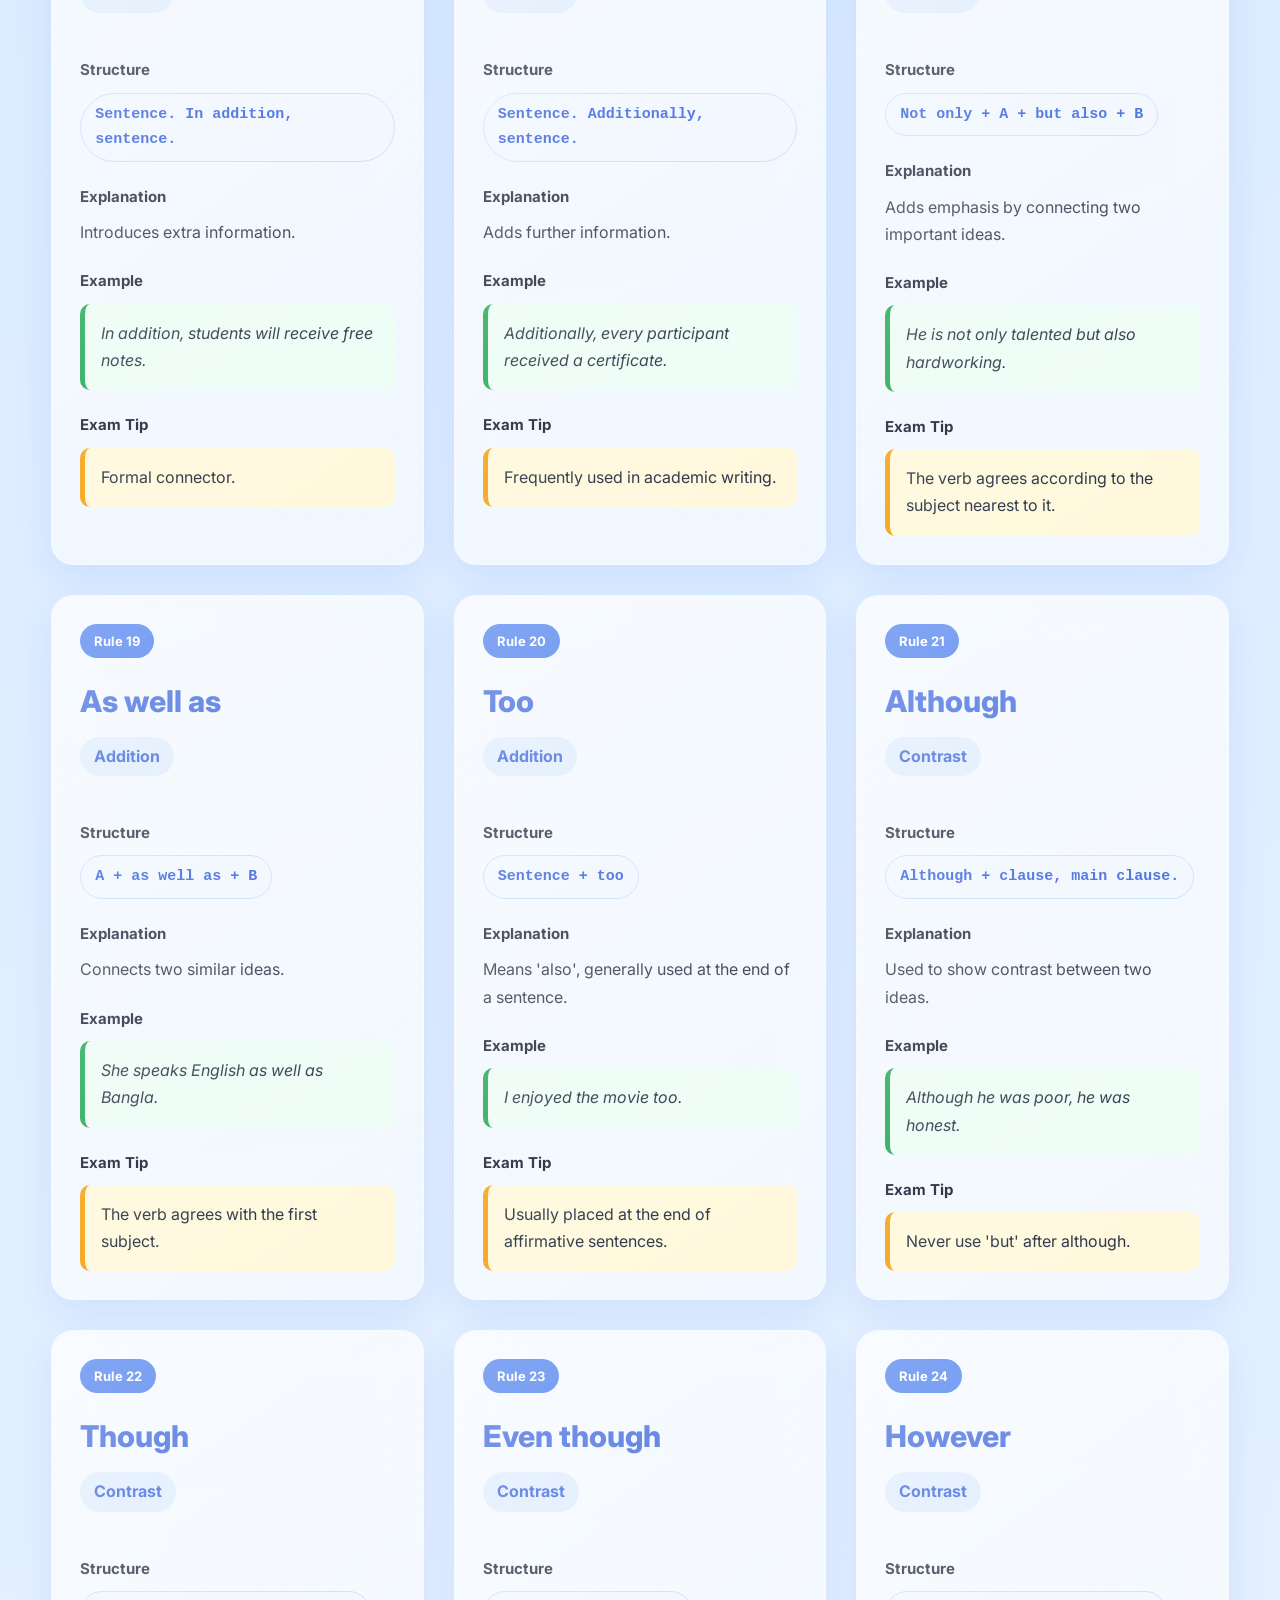
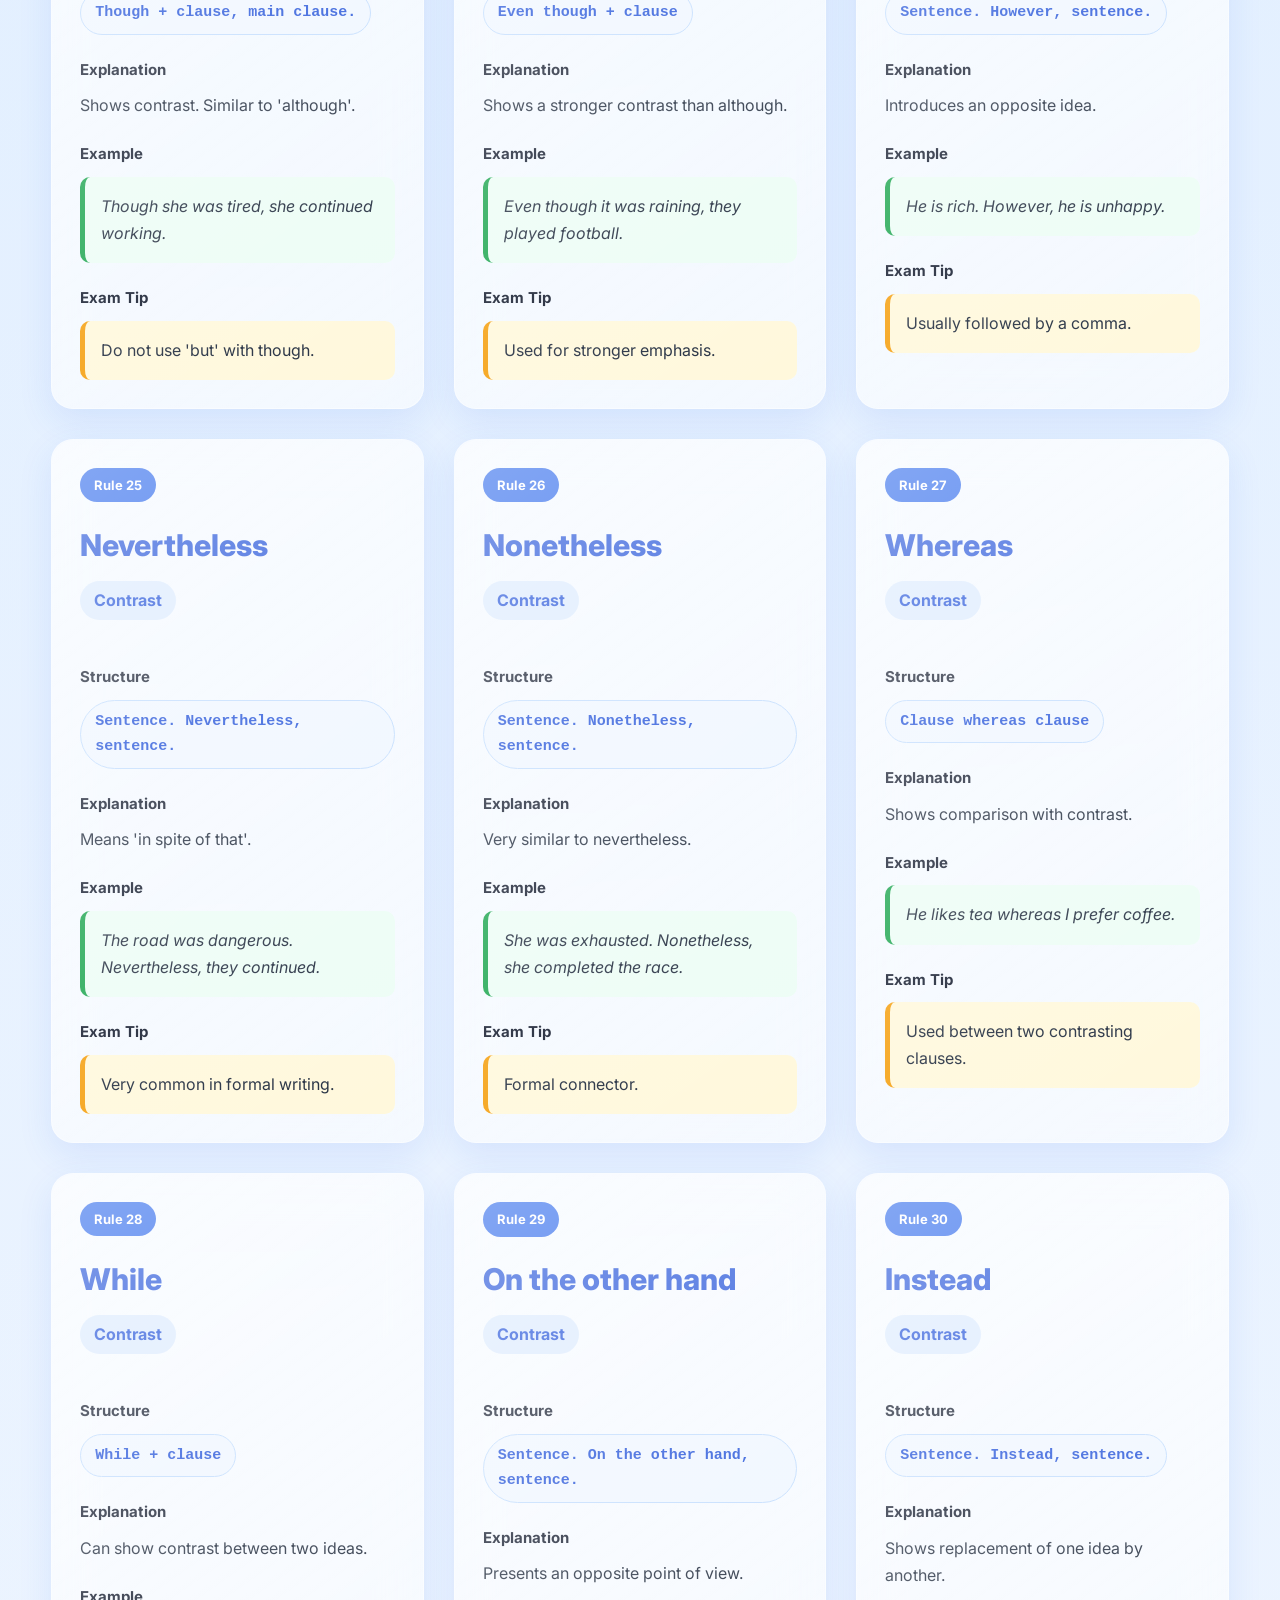
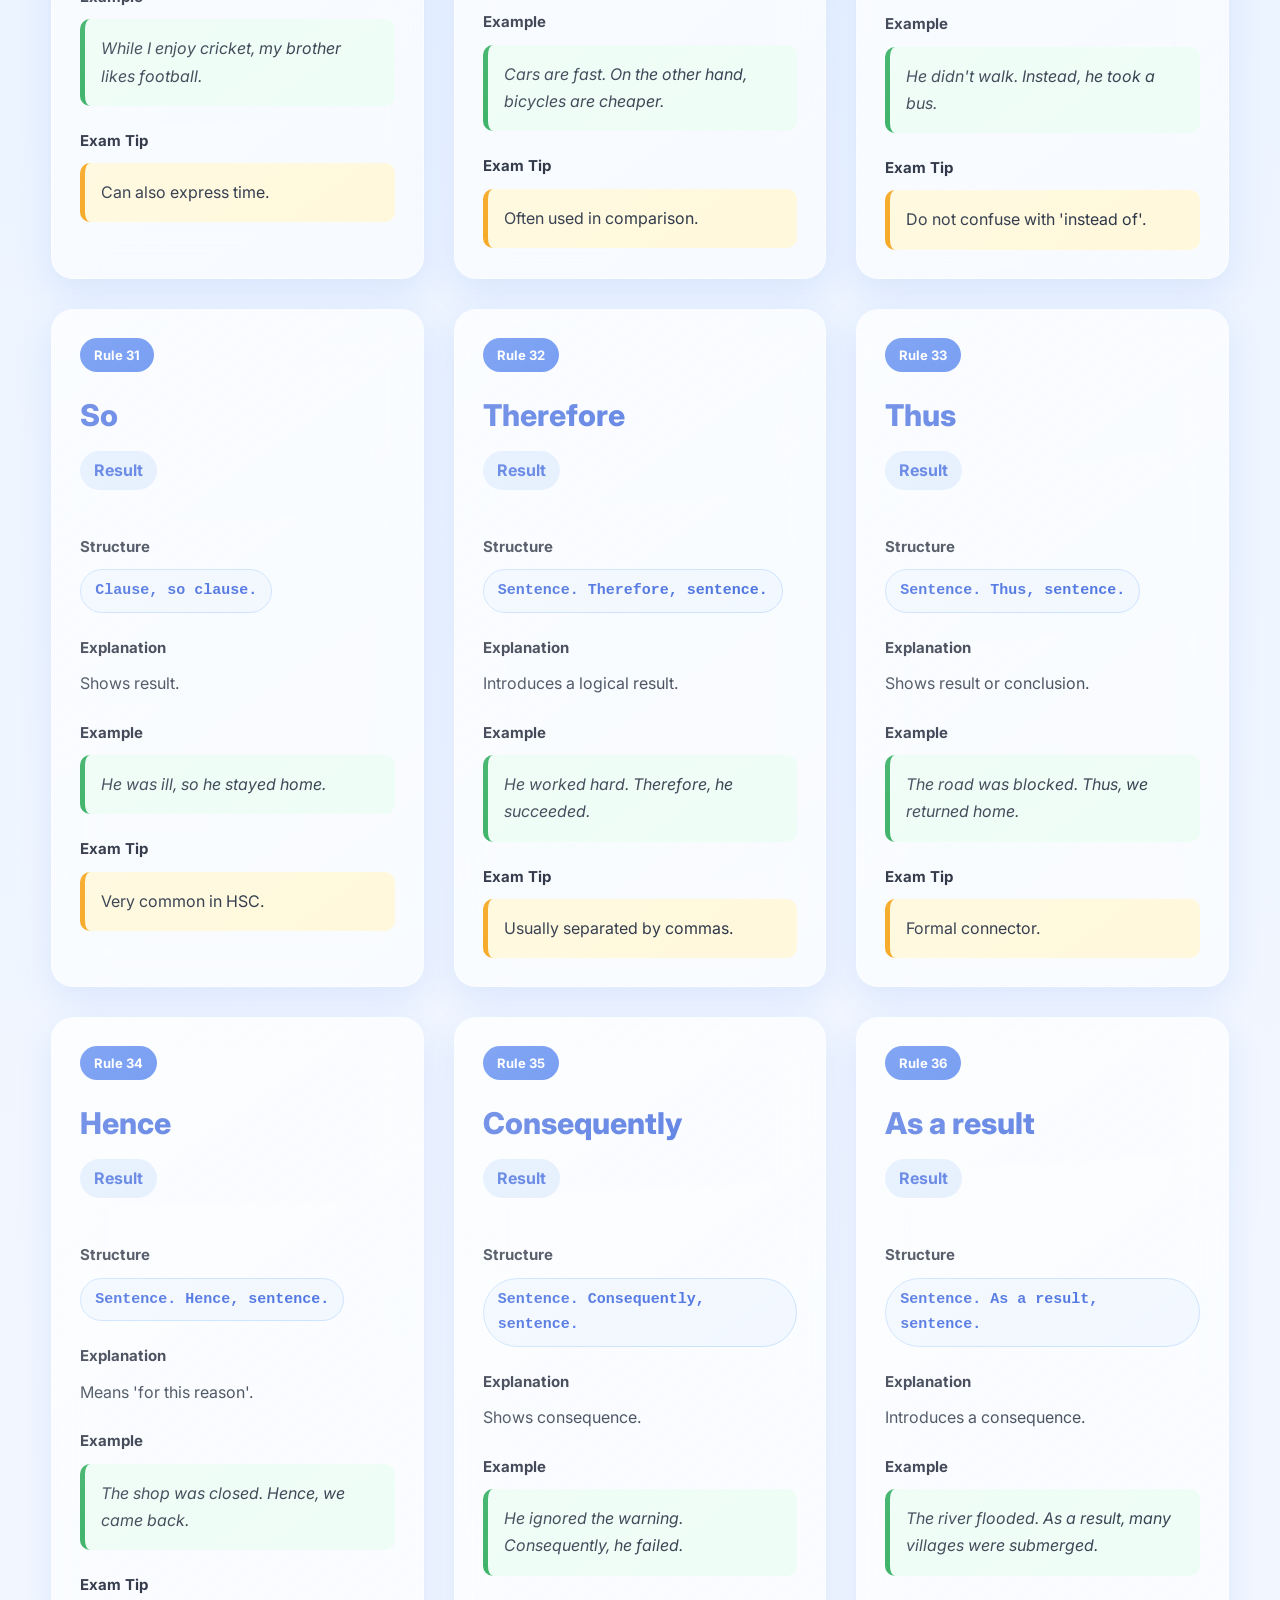
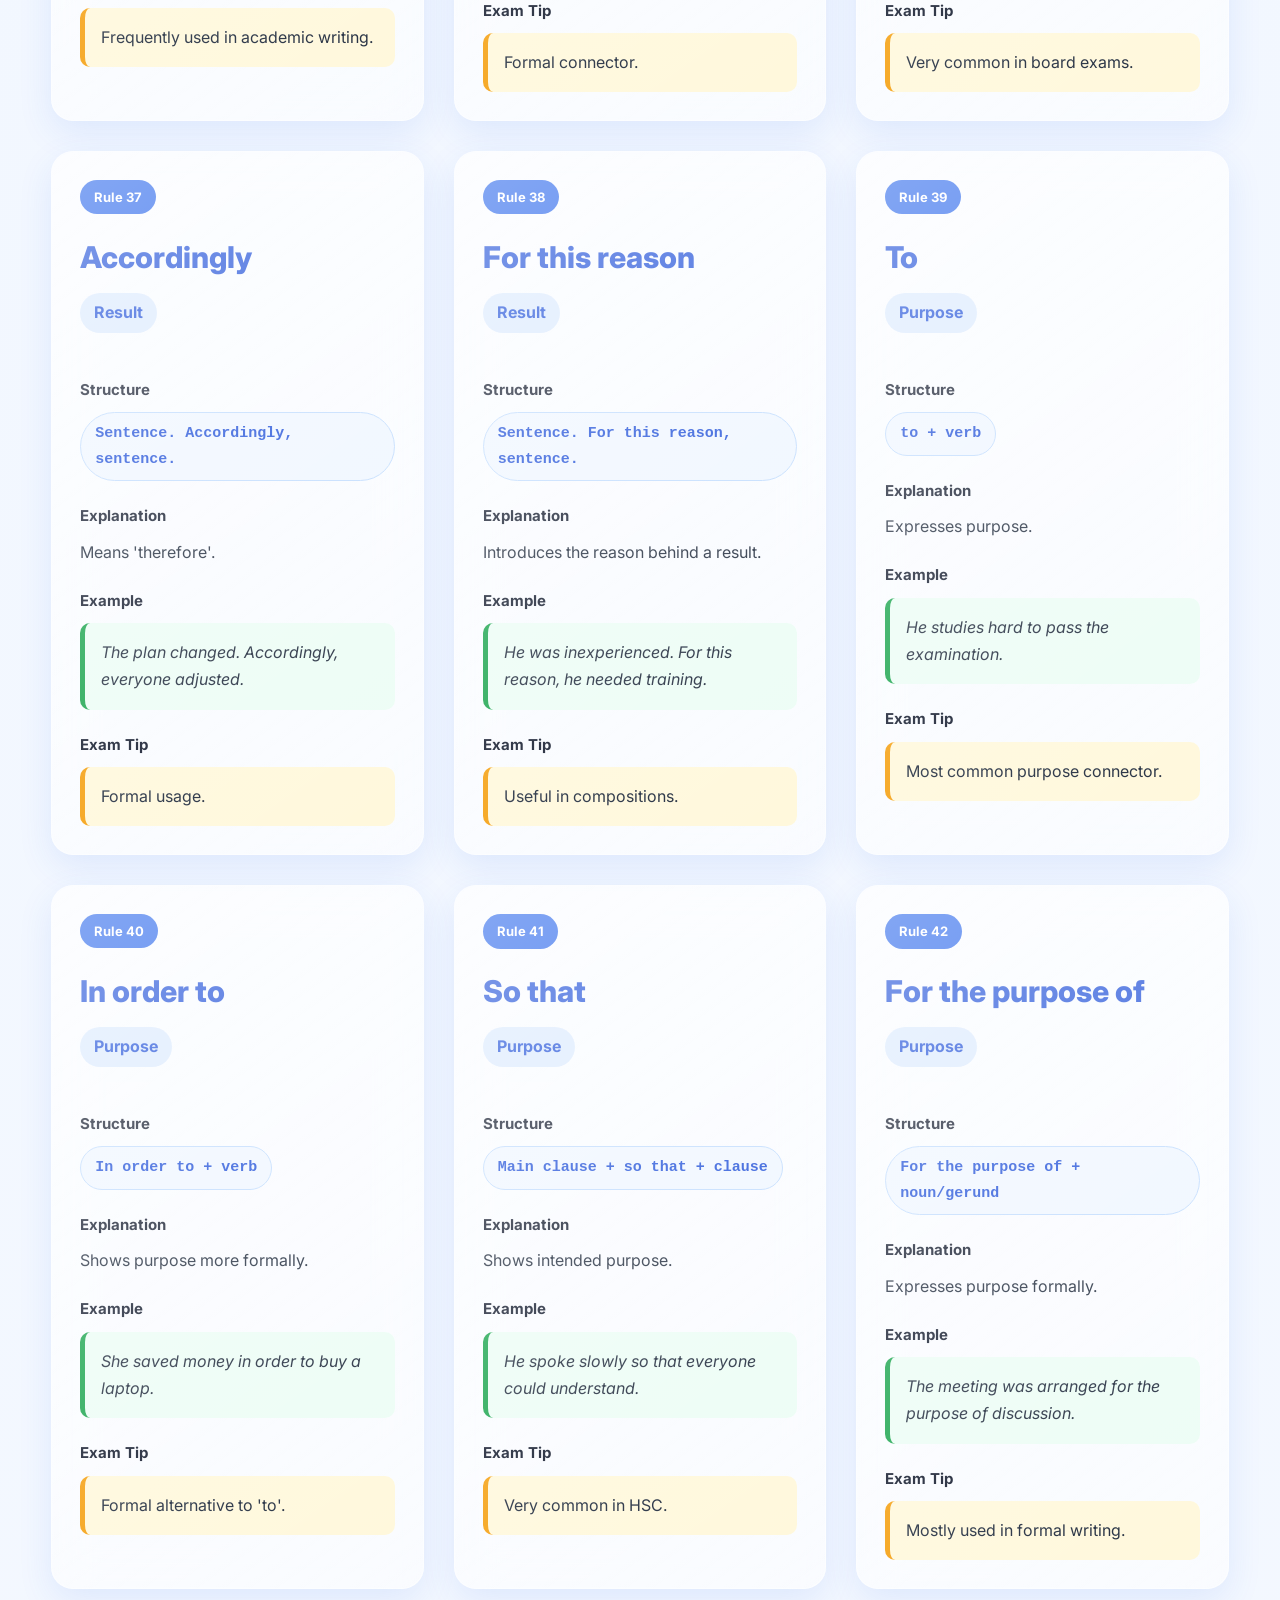
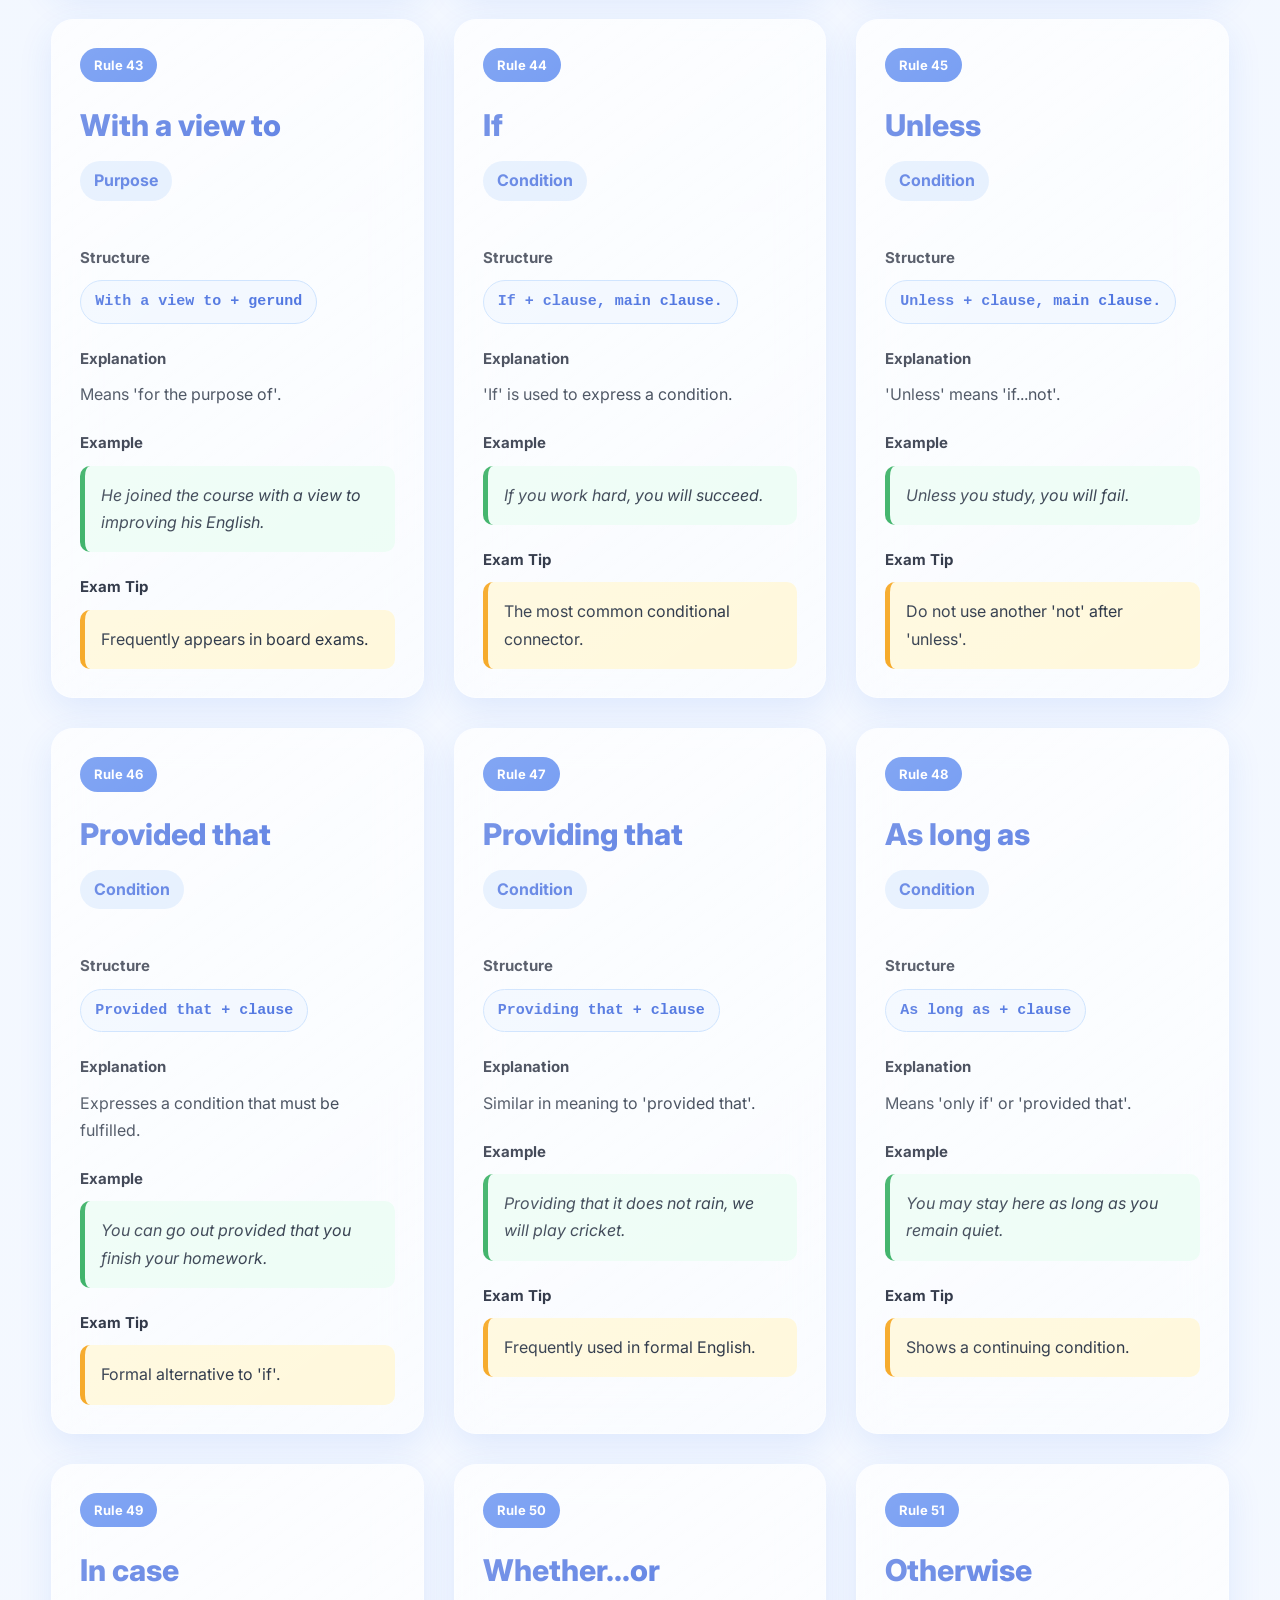
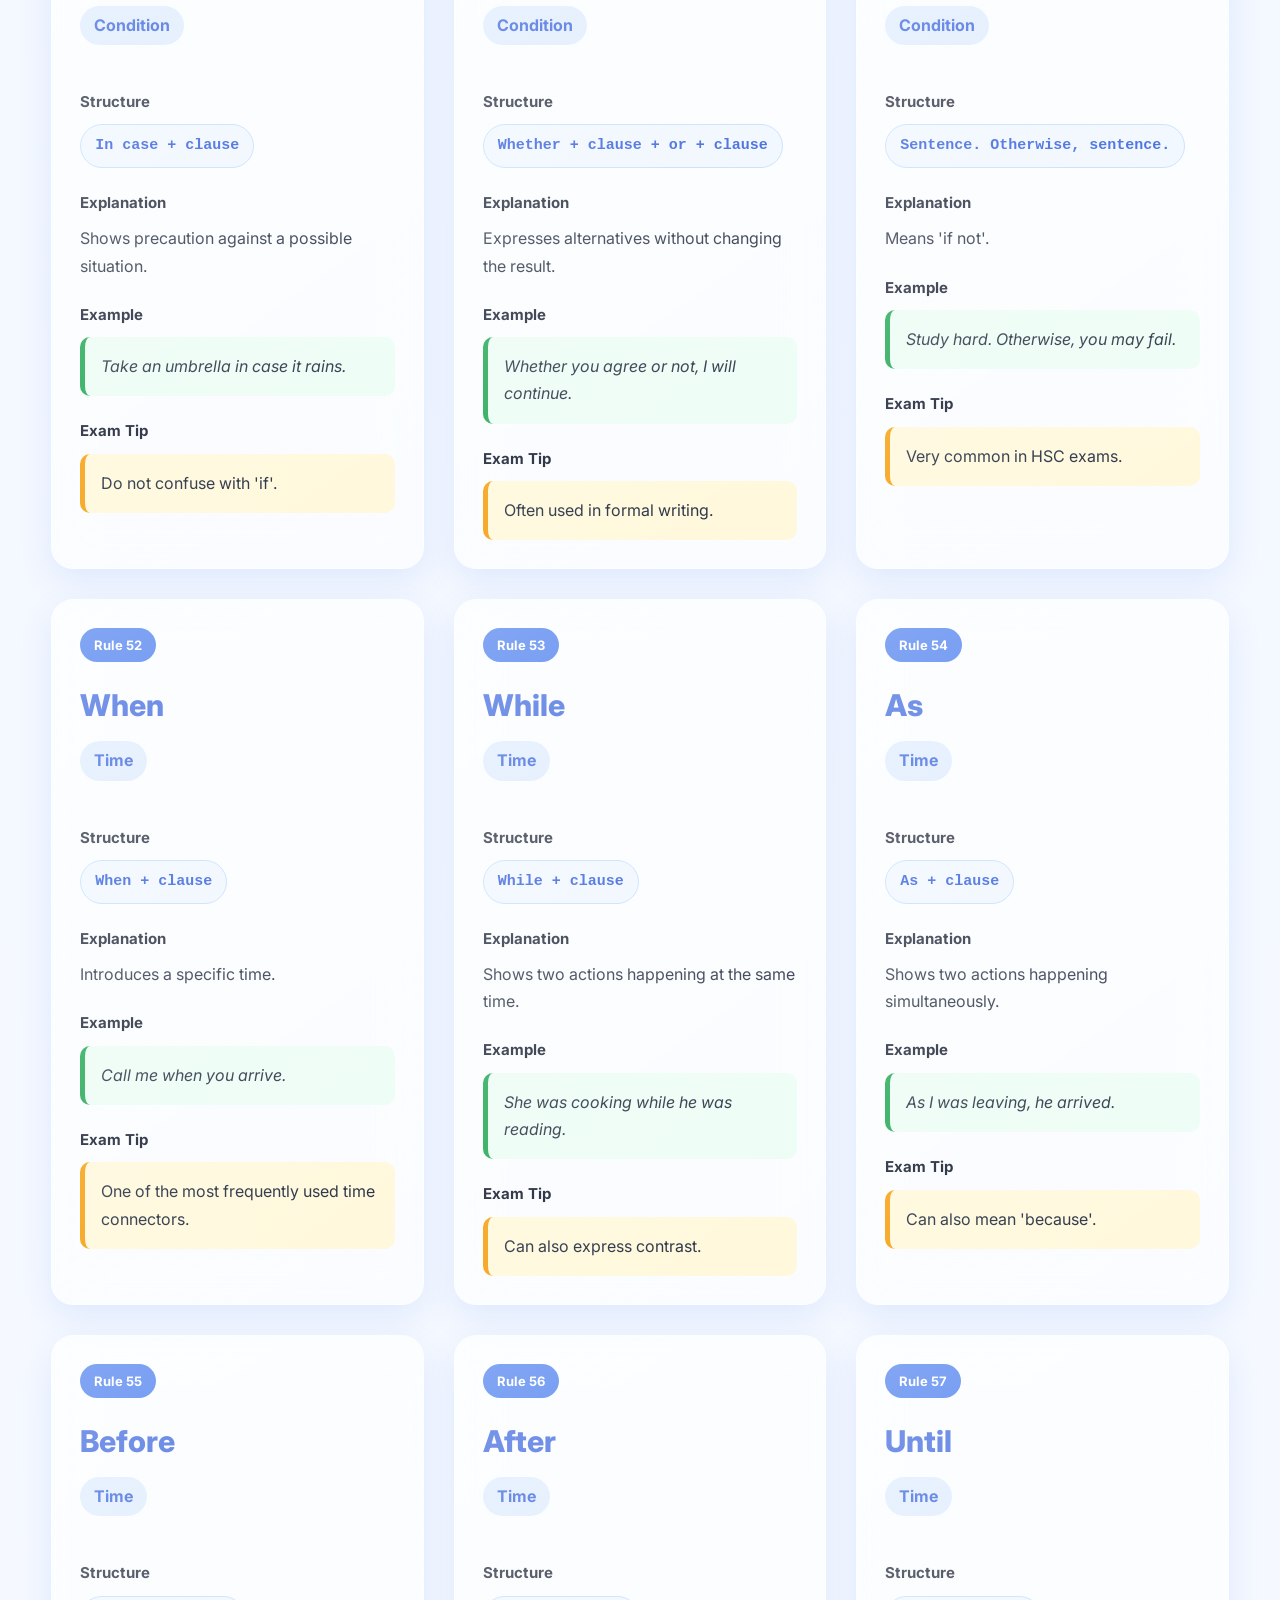
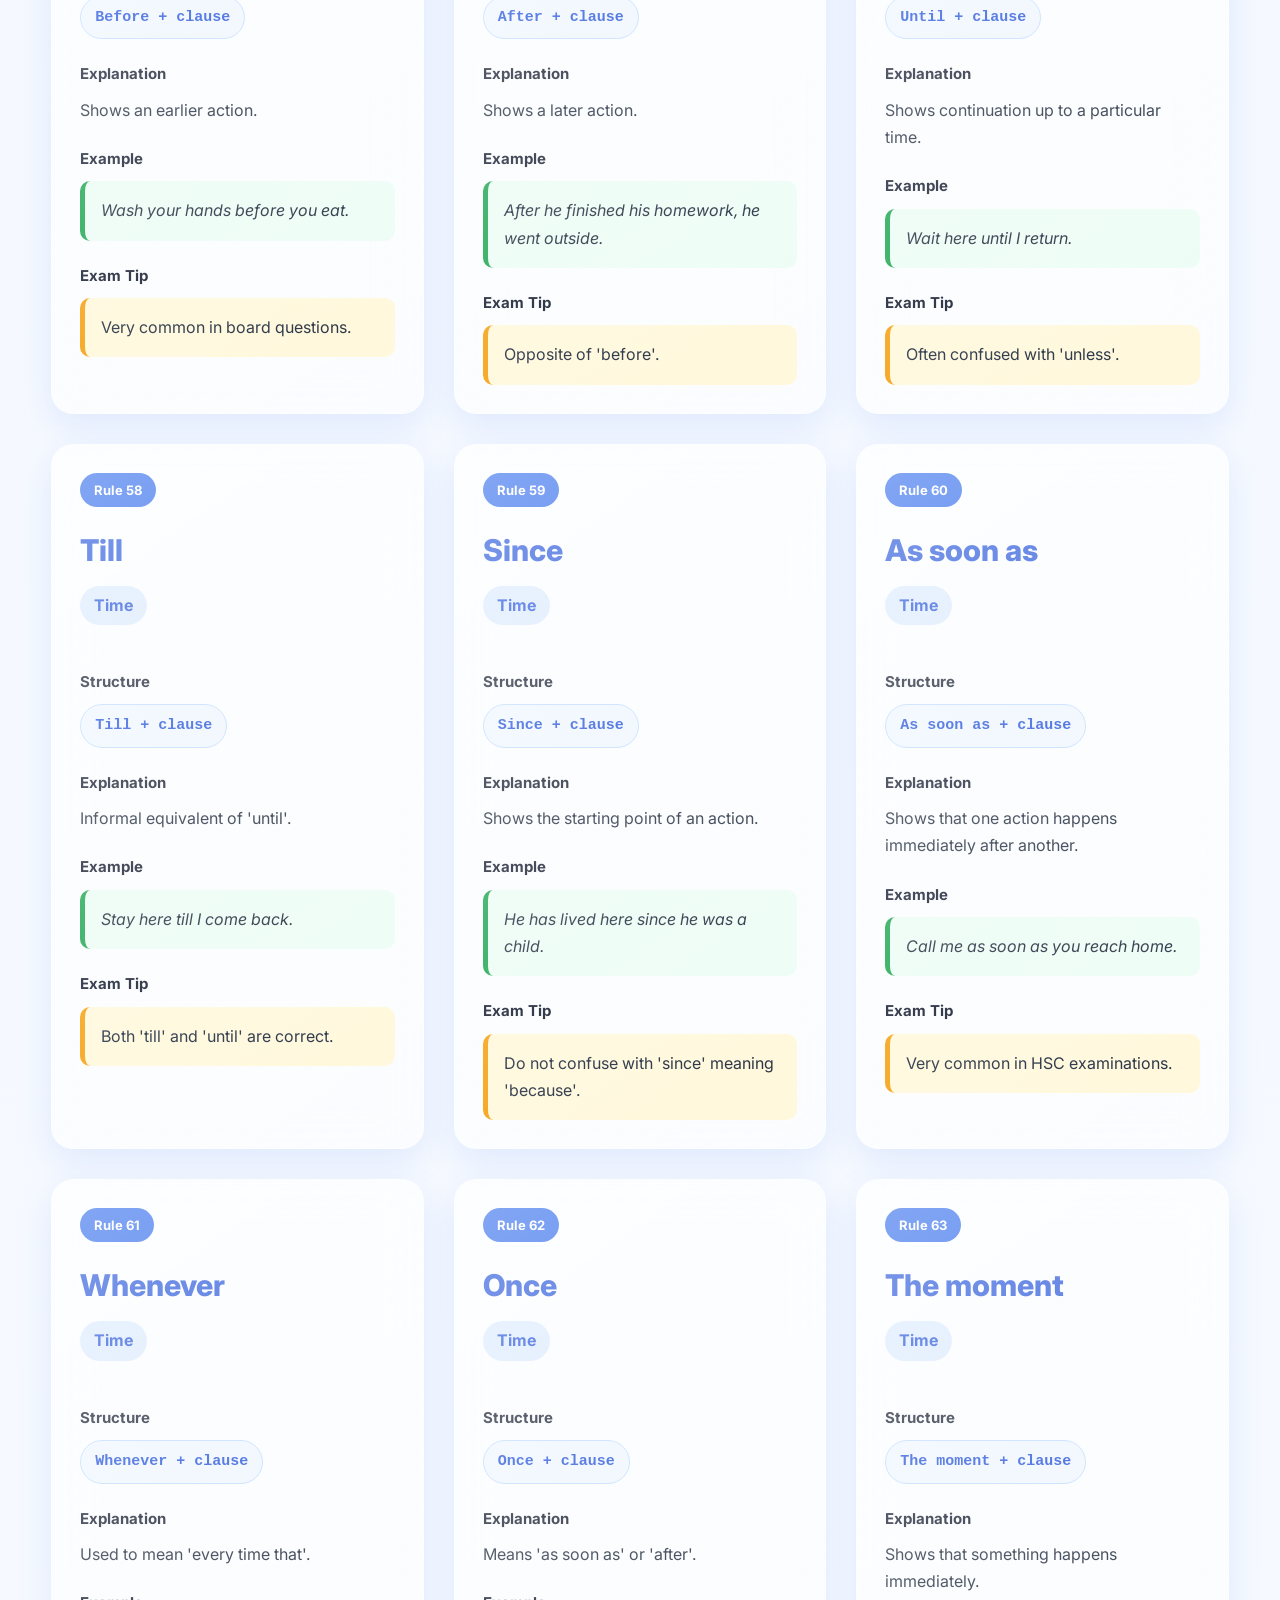
<file: Connector/index.html>
<!DOCTYPE html>
<html lang="en">

<head>

    <meta charset="UTF-8">
    <meta name="viewport" content="width=device-width, initial-scale=1.0">

    <title>Connectors | HSC English 2nd Paper Practice Book</title>

    <link rel="preconnect" href="https://fonts.googleapis.com">

    <link rel="preconnect" href="https://fonts.gstatic.com" crossorigin>

    <link href="https://fonts.googleapis.com/css2?family=Inter:wght@400;500;600;700;800&display=swap" rel="stylesheet">

    <link rel="stylesheet" href="style.css">

</head>

<body>

    <div class="background-blur blur1"></div>
    <div class="background-blur blur2"></div>

    <header class="hero">

    <!-- Animated Background -->

    <div class="hero-bg">

        <span class="blob blob1"></span>
        <span class="blob blob2"></span>
        <span class="blob blob3"></span>

    </div>

    <div class="hero-content">

        <h1>HSC English 2nd Paper</h1>

        <h2>Connectors Handbook</h2>

        <p>Learn • Revise • Practice</p>

        <div class="stats">

            <div class="stat-card">
                <span class="number">100+</span>
                <span class="text">Rules</span>
            </div>

            <div class="stat-card">
                <span class="number">12</span>
                <span class="text">Categories</span>
            </div>

            <div class="stat-card">
                <span class="number">100%</span>
                <span class="text">Online</span>
            </div>

        </div>

        <a href="../Connector/Practice/index.html" class="practice-btn">
            Practice Questions →
        </a>

    </div>

</header>


    <main class="container">

        <div class="toolbar">

            <input
                id="searchBox"
                type="text"
                placeholder="Search connector..."
            >

            <div id="categoryButtons" class="categories"></div>

        </div>

        <div id="rulesContainer"></div>

    </main>

<script src="connectorRules.js"></script>
<script src="script.js"></script>

</body>

</html>
</file>
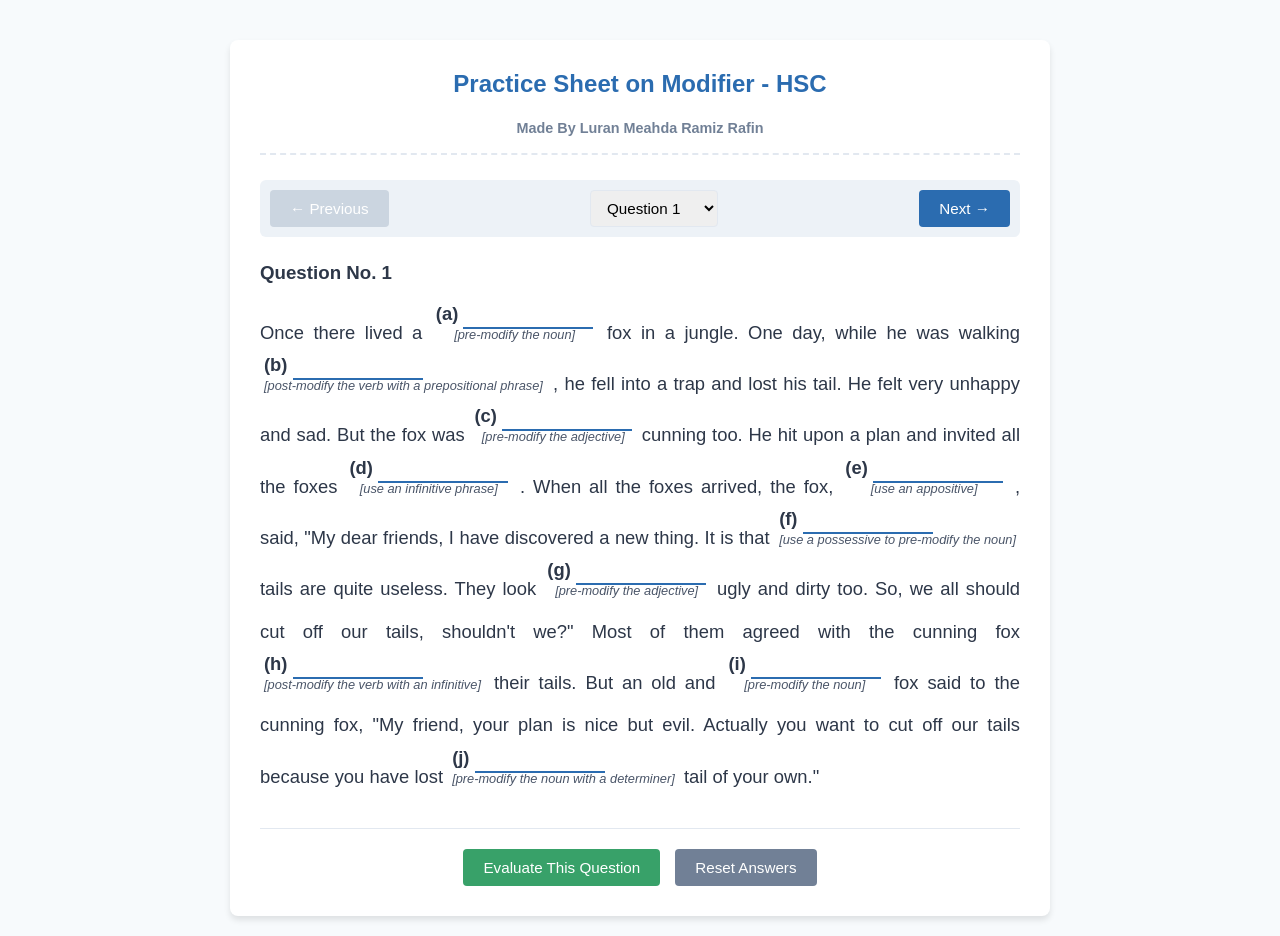
<file: Modifier/index.html>
<!DOCTYPE html>
<html lang="en">
<head>
    <meta charset="UTF-8">
    <meta name="viewport" content="width=device-width, initial-scale=1.0">
    <title>Gap Filling with Modifiers Practice</title>
    <style>
        :root {
            --primary: #2b6cb0;
            --primary-hover: #1e4e8c;
            --bg: #f7fafc;
            --card-bg: #ffffff;
            --text: #2d3748;
            --border: #e2e8f0;
            --correct-color: #2f855a;
            --wrong-color: #c53030;
        }

        * { box-sizing: border-box; font-family: 'Segoe UI', Tahoma, Geneva, Verdana, sans-serif; }
        body { background-color: var(--bg); color: var(--text); padding: 20px; margin: 0; display: flex; flex-direction: column; align-items: center; }
        .container { max-width: 820px; width: 100%; background: var(--card-bg); padding: 30px; border-radius: 8px; box-shadow: 0 4px 6px rgba(0,0,0,0.1); margin-top: 20px; }
        h2 { text-align: center; color: var(--primary); margin-top: 0; }
        .meta-info { text-align: center; font-size: 0.9rem; color: #718096; margin-bottom: 25px; line-height: 1.4; border-bottom: 2px dashed var(--border); padding-bottom: 15px; }
        
        .nav-controls { display: flex; justify-content: space-between; align-items: center; gap: 10px; margin-bottom: 25px; background: #edf2f7; padding: 10px; border-radius: 6px; }
        select { padding: 8px 12px; font-size: 0.95rem; border-radius: 4px; border: 1px solid var(--border); max-width: 50%; }
        button { background-color: var(--primary); color: white; border: none; padding: 10px 20px; font-size: 0.95rem; border-radius: 4px; cursor: pointer; transition: background 0.2s; }
        button:hover { background-color: var(--primary-hover); }
        button:disabled { background-color: #cbd5e0; cursor: not-allowed; }
        
        .passage { line-height: 2.3; font-size: 1.15rem; text-align: justify; margin-bottom: 30px; }
        .gap-container { display: inline-block; position: relative; margin: 0 4px; line-height: 1.2; vertical-align: baseline; }
        .gap-input { width: 130px; border: none; border-bottom: 2px solid var(--primary); padding: 2px 2px; font-size: 1.05rem; font-weight: bold; color: #2d3748; text-align: center; outline: none; transition: border-color 0.2s; background: transparent; }
        .gap-input:focus { border-bottom-color: #e53e3e; background-color: #fffaf0; }
        .gap-label { font-size: 0.8rem; color: #4a5568; font-weight: normal; display: block; text-align: center; margin-top: -2px; font-style: italic; color: #4a5568; }
        
        .action-zone { display: flex; justify-content: center; gap: 15px; margin-top: 20px; padding-top: 20px; border-top: 1px solid var(--border); }
        .evaluate-btn { background-color: #38a169; }
        .evaluate-btn:hover { background-color: #2f855a; }

        .corrected-ans { font-weight: bold; color: var(--correct-color); border-bottom: 2px solid var(--correct-color); background: #f0fff4; padding: 0 4px; border-radius: 3px; display: inline-block; }
        .wrong-ans { font-weight: bold; color: var(--wrong-color); text-decoration: line-through; margin-right: 4px; }
        
        .score-board { background: #ebf8ff; border: 2px solid #bee3f8; padding: 15px; border-radius: 8px; margin-bottom: 20px; text-align: center; }
        .score-text { font-size: 1.2rem; font-weight: bold; color: #2b6cb0; }
    </style>
</head>
<body>

<div class="container">
    <h2>Practice Sheet on Modifier - HSC</h2>
    <div class="meta-info">
        <strong>Made By Luran Meahda Ramiz Rafin</strong>
    </div>

    <div class="nav-controls">
        <button id="prevBtn" onclick="navigate(-1)">← Previous</button>
        <select id="jumpSelect" onchange="jumpToQuestion(this.value)"></select>
        <button id="nextBtn" onclick="navigate(1)">Next →</button>
    </div>

    <div id="questionWrapper">
        <div id="questionContainer"></div>
        <div id="scoreBoard" class="score-board" style="display: none;"></div>
    </div>

    <div class="action-zone">
        <button class="evaluate-btn" id="evaluateActionBtn" onclick="evaluateCurrentQuestion()">Evaluate This Question</button>
        <button style="background-color: #718096;" id="resetBtn" onclick="resetCurrentQuestion()">Reset Answers</button>
    </div>
</div>

<script>
    const questionsData = [
        {
            id: 1,
            passage: "Once there lived a [a] fox in a jungle. One day, while he was walking [b], he fell into a trap and lost his tail. He felt very unhappy and sad. But the fox was [c] cunning too. He hit upon a plan and invited all the foxes [d]. When all the foxes arrived, the fox, [e], said, \"My dear friends, I have discovered a new thing. It is that [f] tails are quite useless. They look [g] ugly and dirty too. So, we all should cut off our tails, shouldn't we?\" Most of them agreed with the cunning fox [h] their tails. But an old and [i] fox said to the cunning fox, \"My friend, your plan is nice but evil. Actually you want to cut off our tails because you have lost [j] tail of your own.\"",
            hints: {
                a: "pre-modify the noun", b: "post-modify the verb with a prepositional phrase", c: "pre-modify the adjective",
                d: "use an infinitive phrase", e: "use an appositive", f: "use a possessive to pre-modify the noun",
                g: "pre-modify the adjective", h: "post-modify the verb with an infinitive", i: "pre-modify the noun",
                j: "pre-modify the noun with a determiner"
            },
            answers: {
                a: ["clever", "cunning"], b: ["through the jungle", "in the jungle"], c: ["very"], d: ["to come to a meeting", "to join him"],
                e: ["an evil planner", "having no tail"], f: ["our"], g: ["very"], h: ["to cut off"], i: ["wise"], j: ["the"]
            }
        },
        {
            id: 2,
            passage: "A library is a [a] house of knowledge. The students [b] in all classes visit it in their leisure period. Usually a college library is housed in two rooms. [c] almirahs are placed in one room. The other room is the [d] room where magazines, journals and newspapers are placed. Hundreds of books are arranged [e]. So, any type of book can be traced in no time. The books cater to the needs and interests [f]. Generally there are two separate sections in the library. One of them contains reference books like [g] etc. The other section contains books [h]. Every student has a [i] card. The reading room is always crowded [j] in the afternoon.",
            hints: {
                a: "pre-modify the noun", b: "use a participle", c: "pre-modify the noun", d: "use a participle to modify the noun",
                e: "post-modify the verb", f: "use a prepositional phrase", g: "use nouns", h: "use a prepositional phrase",
                i: "use a noun-adjective to modify noun", j: "post-modify the verb"
            },
            answers: {
                a: ["store"], b: ["attending", "reading"], c: ["some", "many", "several"], d: ["reading"], e: ["systematically", "alphabetically"],
                f: ["of the students and teachers"], g: ["dictionaries, encyclopedias, bibliographies", "dictionaries"],
                h: ["of different subjects", "of varied interests"], i: ["library"], j: ["especially", "particularly"]
            }
        },
        {
            id: 3,
            passage: "Trees, [a], are essential for maintaining ecosystem. Without trees, the balance of ecosystem will be [b] lost. Trees provide us with [c] elements without which we cannot live on this earth. It is a matter of [d] concern that we are cutting trees [e]. As a dire consequence, the global temperature is rising [f]. The existence of flora and fauna is at an [g] risk. Polar ice caps are melting and [h] level is rising. [i], we can avoid such a catastrophe. If we want to keep our [j] earth safe and sound, we have to plant trees and protect our forests.",
            hints: {
                a: "use an appositive", b: "post-modify the verb", c: "pre-modify the noun", d: "pre-modify the noun",
                e: "post-modify the verb", f: "post-modify the verb", g: "use a pre-modifier", h: "use a noun-adjective",
                i: "use a present participle phrase", j: "use a noun-adjective"
            },
            answers: {
                a: ["the lungs of the earth", "our best friend"], b: ["greatly", "irreparably", "virtually"], c: ["essential", "important"],
                d: ["great"], e: ["indiscriminately"], f: ["gradually", "alarmingly", "rapidly"],
                g: ["immeasurable", "unimaginable", "inevitably"], h: ["sea", "water"], i: ["being aware of this", "planting more trees"], j: ["mother", "dream"]
            }
        },
        {
            id: 4,
            passage: "Rainy season is the proper time for [a] plantation. It is the time when [b] environment is the most suitable one for the [c] growth of trees. We should plant trees according to [d] suitability of the land. There are [e] fallow lands around us. We can plant saplings on [f] lands. Sea-beaches, low-lying areas, roadsides, etc. can be brought under the scheme of tree plantation. We can easily engage landless people [g] the saplings and ensure their safe growth. The success of tree plantation programme requires [h] united effort. The Government, the NGOs and the educated section of the society should work [i] in this regard. Everybody should come forward spontaneously to contribute to [j] noble campaign.",
            hints: {
                a: "use a noun-adjective to pre-modify the noun", b: "use article to pre-modify the noun", c: "use an adjective to pre-modify the noun",
                d: "use possessive to pre-modify the noun", e: "use quantifier to pre-modify the noun", f: "use a demonstrative",
                g: "use an Infinitive phrase to post-modify the verb", h: "use article to pre-modify the noun phrase",
                i: "post-modify the verb with adverbial", j: "use a demonstrative to pre-modify the noun phrase"
            },
            answers: {
                a: ["tree"], b: ["the"], c: ["quick", "sound", "proper"], d: ["their"], e: ["many"], f: ["these"],
                g: ["to plant", "to take care of"], h: ["a"], i: ["together", "unitedly", "in a body"], j: ["this"]
            }
        },
        {
            id: 5,
            passage: "Man has [a] inborn curiosity to know the unknown and [b]. He likes to see new places and wants to know about [c] nations, their cultures, manners and religions. Bookish knowledge is [d]. In order to have practical knowledge one has to go for travelling. [e] people had to suffer much for travelling as they did not have [f] transports. Nowadays, travelling has become much easier and comfortable for the invention of aeroplane, buses, ships, speedy trains, etc. Travelling plays a [g] important role in acquiring knowledge. So, the students go for [h] tour which also helps to remove [i] boredom of study. In fact, everyone should travel to develop practical knowledge which cannot be acquired by sitting [j].",
            hints: {
                a: "use determiner to pre-modify the noun phrase", b: "use an infinitive phrase", c: "pre-modify the noun",
                d: "use adjective phrase", e: "use an adverbial phrase", f: "pre-modify the noun", g: "use an intensifier to pre-modify the adjective",
                h: "pre-modify the noun with a noun-adjective", i: "pre-modify the noun with a possessive", j: "post-modify the verb"
            },
            answers: {
                a: ["an"], b: ["to see the unseen"], c: ["other", "various", "different"], d: ["not enough", "not all"],
                e: ["in the past", "in ancient time"], f: ["suitable", "convenient", "fast", "speedy", "modern"],
                g: ["very"], h: ["study"], i: ["their"], j: ["at reading room", "in the classroom", "idly", "lazily"]
            }
        },
        {
            id: 6,
            passage: "Long ago, there was an [a] king in England. He was tired of ruling and needed rest. He had [b] daughters Goneril, Regan and Cordelia. He made up his mind [c] among his daughters. But, at first, he wanted [d] how much they loved him. Firstly, the king asked his [e] daughter how much she loved him. Goneril declared that she loved him [f] than she could say. Lear, the king, was [g] satisfied. He gave her one-third of the kingdom. Then he asked his [h] daughter Regan. She replied that her love for him would never change. She was able [i] him. So, the king gave another-third of his kingdom. Then it was the turn of Cordelia, the [j] daughter of the king.",
            hints: {
                a: "pre-modify the noun", b: "pre-modify the noun", c: "post-modify the verb with an infinitive phrase",
                d: "post-modify the verb with an infinitive phrase", e: "pre-modify the noun", f: "use an intensifier to post-modify the verb",
                g: "pre-modify the adjective", h: "pre-modify the noun", i: "post-modify the adjective with an infinitive", j: "pre-modify the noun"
            },
            answers: {
                a: ["old", "aged"], b: ["three"], c: ["to divide his kingdom"], d: ["to know", "to test"], e: ["eldest"], f: ["more"],
                g: ["very", "highly"], h: ["second"], i: ["to satisfy"], j: ["youngest", "dearest"]
            }
        },
        {
            id: 7,
            passage: "Books are [a] essential for us. They help us [b] knowledge. [c] books, we can know everything. They show us the [d] way. Books can be our [e] friends. They help us [f] our mind. They improve our [g] 'power'. They give us solace to our [h] mind. Besides, reading [i] books, students should read other books. If they read other books, they will be able to know everything [j].",
            hints: {
                a: "use intensifier", b: "post-modify the verb with an infinitive", c: "pre-modify the noun with present participle",
                d: "pre-modify the noun", e: "pre-modify the noun", f: "post-modify the verb with infinitive", g: "pre-modify the noun",
                h: "pre-modify the noun", i: "pre-modify the noun", j: "post-modify the verb"
            },
            answers: {
                a: ["very"], b: ["to enrich", "to gain"], c: ["reading"], d: ["true", "right"], e: ["best"], f: ["to develop", "to enlighten"],
                g: ["thinking", "rational"], h: ["disturbed", "agonized", "troubled"], i: ["academic", "text", "prescribed"], j: ["properly"]
            }
        },
        {
            id: 8,
            passage: "The purpose of education is to bring about [a] changes in [b] behaviour. It also brings changes in our lives and society [c]. If it fails to do so, it can't be called education. Education is not only receiving certificates and getting grades. It is [d] more than that we can apply our [e] knowledge in our engagement with the world that lies [f]. We can do that in [g] ways. One way is civic engagement which is [h] appreciated all over the world. Civic engagement means working to make difference in civic life [i]. A person [j] civically is concerned about civic issues like injustice, discrimination and other forms of social ills.",
            hints: {
                a: "use an adjective to pre-modify the noun", b: "use a possessive to pre-modify the noun", c: "use a relative clause to post-modify the noun",
                d: "use an intensifier to pre-modify the adjective", e: "use a past participle to pre-modify the noun", f: "use an adverb to post-modify the verb",
                g: "use an adjective to pre-modify the noun", h: "use an adverb to pre-modify the verb 'appreciated'",
                i: "use a prepositional phrase to post-modify the noun 'life'", j: "use a past participle to post-modify the noun"
            },
            answers: {
                a: ["positive", "effective"], b: ["our"], c: ["in which we live", "where we live"], d: ["much", "far"], e: ["acquired"],
                f: ["around", "ahead"], g: ["different", "many"], h: ["highly", "greatly"], i: ["of the community", "of a person", "of every citizen"],
                j: ["engaged", "behaving"]
            }
        },
        {
            id: 9,
            passage: "Language plays a [a] important role in our life. We use language from the time we wake up [b] till we go to bed at night. We use language not only in our [c] hours, but also in our dreams. We use language [d] what we feel and to say what we like or dislike. We also use language [e] information. Language is [f] present in our life. It is an [g] part of our life. As an [h] nation, we also have a language. But we had to struggle [i] to establish the right to our language. Many [j] sons of our country sacrificed their lives for our mother tongue.",
            hints: {
                a: "pre-modify the adjective with an intensifier", b: "post-modify the verb", c: "pre-modify the noun",
                d: "post-modify the verb with an infinitive", e: "post modify the verb with an infinitive", f: "pre modify the adjective",
                g: "pre-modify the noun", h: "pre-modify the noun", i: "use adverb to post-modify the verb", j: "pre-modify the noun with an adjective"
            },
            answers: {
                a: ["very"], b: ["in the morning"], c: ["conscious", "active"], d: ["to express"], e: ["to share", "to gather"], f: ["always"],
                g: ["integral", "inevitable"], h: ["independent"], i: ["a lot", "hard", "enormously"], j: ["brave", "courageous", "bold"]
            }
        },
        {
            id: 10,
            passage: "People around were just watching as the [a] boy started [b] into the [c] canal. Then the traffic constable came, [d] no time, he jumped into the canal. The [e] constable did not think of his [f] life. He was [g] kind that he risked his life. People [h] by the canal praised him [i]. This type of person is a model [j].",
            hints: {
                a: "pre-modify the noun", b: "post-modify the verb", c: "pre-modify the noun", d: "pre-modify the noun with a present participle",
                e: "pre-modify the noun with an adjective", f: "pre-modify the noun", g: "use an intensifier to pre-modify the adjective",
                h: "post-modify the noun", i: "post-modify the verb with an adverb", j: "post-modify the noun"
            },
            answers: {
                a: ["young", "small", "little"], b: ["to fall", "to drown", "drowning", "falling"], c: ["deep", "nearby"],
                d: ["wasting", "taking", "spending"], e: ["brave", "courageous", "responsible"], f: ["own", "valuable"],
                g: ["so"], h: ["standing"], i: ["highly"], j: ["to be followed"]
            }
        },
        {
            id: 11,
            passage: "An [a] student is he, who has [b] good qualities. He studies [c]. He knows that the [d] duty of a student is to study. So, he never neglects [e] duty. He even makes the proper use of [f] moment. Sabuj, [g] of our class is an example of a good student. Sabuj is [h] helpful to us. I try [i] a boy like Sabuj. I want to be one of the [j] stars in the class.",
            hints: {
                a: "pre-modify the noun", b: "use a quantifier to pre-modify the noun", c: "post-modify the verb", d: "pre-modify the noun",
                e: "use a possessive", f: "use a determiner to pre-modify the noun", g: "post-modify the noun with an appositive",
                h: "pre-modify the adjective", i: "modify the verb with an infinitive", j: "pre-modify the noun"
            },
            answers: {
                a: ["ideal"], b: ["many"], c: ["regularly", "attentively"], d: ["main"], e: ["his"], f: ["every"], g: ["the first boy"],
                h: ["very"], i: ["to follow"], j: ["greatest"]
            }
        },
        {
            id: 12,
            passage: "Cricket is an [a] game. It is not a game of [b] country. A [c] match is played between two teams. [d] team consists of eleven players. A cricket field must be [e]. It requires two wooden bats, a ball & two sets of stumps. [f] umpires conduct the game. Sometimes, a third umpire is required [g] an acute confusion. [h] the opportunity, the batter hits the ball away at a good distance and runs to the opposite wicket. If [i] batter is out, next batter comes in his place. Both teams try [j] to out all batters of the opposite.",
            hints: {
                a: "pre-modify the noun", b: "use possessive to pre-modify the noun", c: "use a noun-adjective to pre-modify the noun",
                d: "use a distributive pronoun to per-modify the noun", e: "post-modify the noun", f: "use a numeral adjective to pre-modify the noun",
                g: "use an infinitive to post-modify the verb", h: "use a participle to pre-modify the noun", i: "use an indefinite pronoun to pre-modify the noun",
                j: "use an adverbial phrase to post-modify"
            },
            answers: {
                a: ["international", "elite", "exciting"], b: ["our"], c: ["cricket"], d: ["each"], e: ["well-maintained", "well managed", "tidy"],
                f: ["two"], g: ["to resolve", "to clear", "to remove"], h: ["having", "taking"], i: ["any"], j: ["their best", "heart and soul"]
            }
        },
        {
            id: 13,
            passage: "Amerigo, [a] lives alone. His parents now live separate and none of them wants [b] his responsibility. [c] mother told him to go away because she is married to another man. [d] streets are now his home. He wanted [e] money from his father to buy a [f] ticket. But his father did not answer. He earns his living by working hard. [g] he finds work. Some of [h] works are very risky for him. Once he sold ice-cream [i]. But he got [j] money in return from the owner of the ice-cream shop.",
            hints: {
                a: "use noun in apposition", b: "use infinitive to post-modify the verb", c: "use possessive to pre-modify the noun",
                d: "use determiner to pre-modify the noun", e: "use adjective to pre-modify the noun", f: "use noun-adjective to pre-modify the noun",
                g: "use adverbial to pre-modify the verb", h: "use demonstrative to pre-modify the noun", i: "use prepositional phrase to post-modify the verb",
                j: "use quantifier to pre-modify the noun"
            },
            answers: {
                a: ["a helpless street boy"], b: ["to take"], c: ["his"], d: ["the"], e: ["some"], f: ["bus"], g: ["at times"], h: ["these"],
                i: ["on the beach"], j: ["no"]
            }
        },
        {
            id: 14,
            passage: "Drug addiction among the young generation has become a [a] concern. Drug is mainly used as medicine [b] diseases and an excess of taking drug for no disease is called drug addiction. It has grasped the young generation [c]. They take drugs to forget [d] sadness. [e] people take drugs [f]. Drug addiction causes [g] harm to human body. [h] them aware, we can remove this curse from our society. All concerned should take initiatives [i] it. The criminals should be punished with an [j] hand.",
            hints: {
                a: "pre-modify the noun", b: "use an infinitive to post-modify the verb", c: "post-modify the verb", d: "use possessive of pre-modify the noun",
                e: "pre-modify the noun", f: "use adverb to post-modify", g: "pre-modify the noun", h: "use a participle",
                i: "use an infinitive to post-modify the verb", j: "use a noun-adjective"
            },
            answers: {
                a: ["great", "major"], b: ["to treat", "cure", "remove"], c: ["severely", "seriously", "extremely"],
                d: ["their"], e: ["young", "addicted"], f: ["regularly", "recklessly"], g: ["serious", "severe"],
                h: ["making"], i: ["to eradicate", "to remove", "to prevent"], j: ["iron"]
            }
        },
        {
            id: 15,
            passage: "Bangladesh is a [a] country. Though it is a small country, it has a [b] population. People [c] depend on agriculture. They grow different kinds of crops [d]. We earn [e] currencies by exporting some of these crops. We are also rich in [f] resources. Now, we are able [g] natural gas from underground. Our industries are also rising [h]. We export [i] products to the developed countries. In this regard, we have already earned a [j] reputation.",
            hints: {
                a: "pre-modify the noun", b: "pre-modify the noun", c: "pre-modify the verb with an adverb", d: "post modify the verb with an adverbial phrase",
                e: "pre-modify the noun with an adjective", f: "pre-modify the noun with an adjective", g: "post-modify the adjective with an infinitive",
                h: "post-modify the verb with an adverb", i: "pre-modify the noun with a noun-adjective", j: "pre-modify the noun"
            },
            answers: {
                a: ["small"], b: ["large", "big", "huge"], c: ["mainly", "basically"], d: ["all the year round"], e: ["foreign"], f: ["natural"],
                g: ["to collect", "to extract"], h: ["rapidly"], i: ["plastic"], j: ["good"]
            }
        },
        {
            id: 16,
            passage: "Newspaper plays a very [a] role in modern civilization. It publishes news and views of home and abroad. Only [b] knowledge is not enough in this competitive world. A newspaper helps a man [c] his general knowledge. Besides, academic books, one should read newspapers [d]. Newspaper helps one [e] the facts of the world. [f] regularly, one can be aware of everything. There are [g] kinds of newspapers. One should select the newspaper [h]. One should choose the [i] newspaper because many newspapers present news partially. Whatever the paper is, it [j] helps a man.",
            hints: {
                a: "pre-modify the noun", b: "pre-modify the noun", c: "post-modify the verb with infinitive", d: "post-modify the verb",
                e: "post-modify the verb with an infinitive", f: "pre-modify the verb with a participle phrase", g: "pre-modify the noun",
                h: "post-modify the verb", i: "pre-modify the noun", j: "pre-modify the verb"
            },
            answers: {
                a: ["important", "significant"], b: ["bookish"], c: ["to improve", "to enhance"], d: ["regularly", "daily"], e: ["to know"],
                f: ["reading newspaper"], g: ["various", "different"], h: ["wisely", "properly"], i: ["proper", "correct", "right"],
                j: ["definitely", "certainly"]
            }
        },
        {
            id: 17,
            passage: "Taking food is essential. We take food [a]. We cannot survive on earth if we do not take food. In fact [b] living beings need to take food. But it is a matter of great regret that [c] food is being adulterated. [d] adulteration is increasing [e] alarmingly that we cannot stop it. [f] dishonest businessmen use [g] chemicals in food and fruits to make illegal and quick money. But they do not think about [h] health. [i] adulterated food, people get sick. They are often attacked with different fatal diseases. So [j] food safety is a must today.",
            hints: {
                a: "use an infinitivie phrase to post-modify the verb", b: "use a quantifier to pre-modify the noun phrase", c: "use possessive to pre-modify the noun",
                d: "use a noun adjective to pre-modify the noun", e: "use an intensifier to pre-modify the adverb", f: "use a determiner to pre-modify the noun phrase",
                g: "pre-modify the noun", h: "use a possessive to pre-modify the noun", i: "use present participle", j: "use a gerund"
            },
            answers: {
                a: ["to live", "to survive on earth"], b: ["all"], c: ["our"], d: ["food"], e: ["so"], f: ["some"], g: ["harmful"], h: ["our"],
                i: ["taking", "eating"], j: ["ensuring"]
            }
        },
        {
            id: 18,
            passage: "Air and water are the most [a] elements of the environment. But we are polluting them [b]. Mills and factories use fuel [c] their products. The burning of this fuel creates smoke [d]. Motor vehicles also pollute the air, [e]. Water is polluted by [f] kinds of waste and filth. We also contaminate water [g] into it. Farmers use [h] fertilizers and insecticides and pollute water. [i] water is [j] harmful for health.",
            hints: {
                a: "pre-modify the noun with an adjective", b: "post modify the verb with an adverb", c: "post modify the verb with an infinitive",
                d: "post modify the verb with an adverbial", e: "use an appositive", f: "pre-modify the noun with a quantifier",
                g: "post-modify the verb with a present participle phrase", h: "pre-modify the noun with an adjective", i: "pre-modify the noun with a past participle",
                j: "pre-modify the adjective with an intensifier"
            },
            answers: {
                a: ["important"], b: ["indiscriminately"], c: ["to manufacture"], d: ["in large amounts", "largely"],
                e: ["a vital element of the environment"], f: ["many"], g: ["throwing toxic chemicals", "dumping oils"], h: ["chemical"],
                i: ["polluted", "contaminated"], j: ["very"]
            }
        },
        {
            id: 19,
            passage: "We can't think of our existence without language. It plays a [a] important role in our life. We use language from the time we wake up [b] till we go to bed at night. We use language not only in our [c] hours but also in our dreams. We use language [d] what we feel and to say what we like or dislike. We also use language [e] information. Language is [f] present in our life. It is an [g] part of our life. As an [h] nation, we also have a language. But we had to struggle [i] to establish the right of our language. Many [j] sons sacrificed their lives for the language.",
            hints: {
                a: "use an intensifier", b: "post-modify the verb", c: "pre-modify the noun", d: "use an infinitive",
                e: "post-modify the verb with an infinitive", f: "pre-modify the adjective", g: "pre-modify the noun", h: "pre-modify the noun",
                i: "post-modify the verb", j: "pre-modify the noun"
            },
            answers: {
                a: ["very"], b: ["in the morning"], c: ["waking", "active"], d: ["to express"], e: ["to impart", "to record"], f: ["constantly", "always"],
                g: ["essential", "indispensable"], h: ["emerging"], i: ["hard", "earnestly"], j: ["brave", "valiant"]
            }
        },
        {
            id: 20,
            passage: "The roads [a] are beset with problems. [b] driving is one of them. Most of the drivers are not [c] trained. They are not well educated. They can [d] put their signature and read Bengali. They are indifferent to [e] life. They do not realize that life is [f] valuable than time. They drive [g]. They do [h] drive consciously. Even they themselves are not conscious of [i] own lives. They drive [j] and try to overtake others.",
            hints: {
                a: "use an adjective phrase to post modify the noun", b: "pre-modify the noun", c: "pre-modify the participle",
                d: "use an adverb to pre-modify the verb", e: "use a noun adjective", f: "use a determiner", g: "post modify the verb",
                h: "use an adverb to pre-modify the verb", i: "use a possessive", j: "use an adverb phrase to post modify the verb"
            },
            answers: {
                a: ["situated in bangladesh"], b: ["reckless", "careless"], c: ["well", "properly"], d: ["hardly"], e: ["public", "human"],
                f: ["more"], g: ["carelessly", "recklessly"], h: ["not"], i: ["their"], j: ["violating the traffic rules"]
            }
        },
        {
            id: 21,
            passage: "Kazi Nazrul Islam is called the Shelley of Bengali literature. He was a [a] poet. He wrote [b] in every branch of Bengali literature. Nazrul, [c], won the attention of everyone in his early childhood. He wrote ceaselessly until the death of [d] poetic flair. He composed his songs [e]. His songs are [f] melodious. He enriched the Bengali literature [g]. His literary works have enriched [h] literature. He was [i] secular poet. He sang the songs of equality [j].",
            hints: {
                a: "pre-modify the noun", b: "post-modify the verb", c: "use an appositive", d: "use possessive pronoun",
                e: "use an infinitive phrase to post-modify the verb", f: "use an intensifier to pre modify the adjective",
                g: "use an adverb to pre-modify the verb", h: "use a noun adjective", i: "use an article", j: "use an adverbial phrase"
            },
            answers: {
                a: ["rebel", "renowned", "great"], b: ["spontaneously", "almost"], c: ["our national poet"], d: ["his"],
                e: ["to inspire the people"], f: ["very"], g: ["immensely", "greatly"], h: ["bengali", "bangla"],
                i: ["a"], j: ["across the country", "throughout the country"]
            }
        },
        {
            id: 22,
            passage: "Deforestation means cutting down of trees [a]. To meet up the basic needs of food and housing, trees are being cut in large scale and thus it causes [b] imbalance. Besides, there are some dishonest people who cut trees in our forest [c]. The [d] level is rising and many parts of the world are going to be engulfed by the sea in near future. New areas of the world are [e] turned into desert as a result of deforestation. So, we must stop [f] down trees unnecessarily. [g] trees indiscriminately will be hazardous for our future existence. If we destroy trees [h] one day the country will turn into a great desert. The [i] temperature will cause greenhouse effect. Necessary measures should be taken [j].",
            hints: {
                a: "post-modify the verb", b: "pre-modify the noun", c: "use an infinitive phrase to post-modify the verb",
                d: "use a noun adjective to pre-modify the noun", e: "use a participle to pre-modify the verb", f: "use a participle to post-modify the verb",
                g: "use a participle to pre-modify the noun", h: "use an adverbial phrase to post-modify the verb",
                i: "use a participle to pre-modify the noun", j: "use an infinitive phrase to post-modify the verb"
            },
            answers: {
                a: ["largely", "whimsically"], b: ["ecological", "natural"], c: ["to fulfil", "to earn money"], d: ["water"],
                e: ["being"], f: ["cutting"], g: ["cutting"], h: ["at random"], i: ["rising"], j: ["to stop deforestation", "to save our world"]
            }
        },
        {
            id: 23,
            passage: "A village doctor is a very [a] person in the rural areas of Bangladesh. He is [b] known as quack. A village doctor is not a [c] doctor. He usually sits in a small dispensary [d]. He treats the patients [e]. A village doctor is not a [f] man. His chamber is [g] furnished. He cannot supply costly medicine to [h] patients. In our country, the number of qualified doctors is [i] few. So, a village doctor is a great friend to the [j] villagers.",
            hints: {
                a: "pre-modify the noun", b: "pre-modify the verb", c: "pre-modify the noun", d: "post-modify the verb",
                e: "use a participle phrase to post-modify the verb", f: "pre-modify, the noun", g: "pre-modify the verb", h: "pre-modify the noun",
                i: "use an intensifier to pre-modify the adjective", j: "pre-modify the noun"
            },
            answers: {
                a: ["familiar", "common", "popular"], b: ["well", "usually", "commonly"],
                c: ["qualified", "registered"], d: ["everyday", "regularly"],
                e: ["taking small money", "charging less money"], f: ["rich", "solvent"], g: ["poorly", "ill"],
                h: ["poor", "needy"], i: ["completely", "very"], j: ["poor", "helpless"]
            }
        },
        {
            id: 24,
            passage: "A balanced diet is a good mixture of [a] foods. It is essential for us [b] a healthy life. There are many benefits of eating a [c] diet because it prevents [d] diseases. As a result, we do not get sick [e]. We should select [f] diet according to our needs. We should not eat the [g] foods for the whole week. We can keep fit [h] a balanced diet. But it is not easy [i] a balanced diet. Here [j] nutritionist can help us.",
            hints: {
                a: "pre-modify the noun", b: "post-modify the adjective with an infinitive", c: "pre-modify the noun",
                d: "use determiner to pre-modify the noun", e: "post-modify the verb with an adverb", f: "pre-modify the noun with possessive",
                g: "use an adjective to pre-modify the noun", h: "use a participle", i: "post modify the adjective with an infinitive",
                j: "use a determiner"
            },
            answers: {
                a: ["good", "different", "various"], b: ["to lead", "to maintain"], c: ["balanced"],
                d: ["many", "some"], e: ["easily", "frequently"], f: ["our"], g: ["same", "similar"], h: ["eating", "taking"],
                i: ["to choose", "to select"], j: ["a"]
            }
        },
        {
            id: 25,
            passage: "Rabindranath Tagore was a [a] poet of Bengali literature. He was born in a [b] family at Jarasanko, Kolkata. He went to school [c]. He wrote his [d] verse at the age of eight. At the age of seventeen, he went to London [e] school there. He was put up in a lodging house under the care of a [f] coach, Mr. Scott. He was lucky [g] an English family of Mr. Scott. He also visited the House of Parliament [h] Gladstone and John Bright's debates on Irish rule. He wrote letters to Kolkata [i] English society. At this, his family thought that they might lose their son [j]. So, he was called back to Kolkata.",
            hints: {
                a: "pre-modify the noun", b: "pre-modify the noun", c: "post-modify the verb", d: "pre-modify the noun",
                e: "post-modify the verb with an infinitive", f: "pre-modify the noun", g: "post-modify the adjective with an infinitive",
                h: "post-modify the verb with an infinitive", i: "post-modify the verb with a present participle", j: "post-modify the verb"
            },
            answers: {
                a: ["renowned", "great"], b: ["noble", "wealthy"], c: ["early"], d: ["first"], e: ["to attend"], f: ["professional"], g: ["enough to find"],
                h: ["to listen to"], i: ["admiring"], j: ["forever"]
            }
        },
        {
            id: 26,
            passage: "It was a hot [a] day. A [b] crow flew all over the fields looking for water. For a long time, she could not find any water. She felt [c] weak, almost giving up hope. Suddenly, she saw a water jug below her. She flew [d] to see if there was any water inside. Yes, she could see some water inside the jug. The crow tried [e]. Sadly, she found that the neck of the jug was too narrow. Then she tried to push the jug down for the water to flow out. But she found [f] jug too heavy. The crow thought [g] what to do. [h], she saw some pebbles nearby. She [i] had a good idea. She started picking up the pebbles one by one, dropping each into the jug. As more and more pebbles filled the jug, the water level kept rising. Soon it was high [j] for the crow to drink. The crow quenched its thirst and flew away.",
            hints: {
                a: "use a noun adjective to pre-modify the noun", b: "pre-modify the noun", c: "use an intensifier to pre-modify the adjective",
                d: "post-modify the verb", e: "use an infinitive phrase to post-modify the verb", f: "use a demonstrative to pre-modify the noun",
                g: "use a phrase to post-modify the verb", h: "use a participle to pre-modify the verb", i: "pre-modify the verb", j: "post-modify the adjective"
            },
            answers: {
                a: ["summer"], b: ["thirsty"], c: ["very"], d: ["quickly"], e: ["to drink water"], f: ["the", "that"], g: ["for a while"],
                h: ["looking around"], i: ["finally", "then"], j: ["enough"]
            }
        },
        {
            id: 27,
            passage: "Water is a [a] substance. It has no colour of [b] own. The [c] name of water is life. By drinking water, we can quench [d] thirst. Thus we can survive on earth. But [e] water is life killing. By drinking contaminated water, we suffer from diseases like diarrhoea, typhoid etc. We may [f] face [g] death by drinking such type of water. We are responsible for [h] pollution. Waste materials from mills and factories are thrown here and there. Farmers use fertilizers and insecticides in their land. During the rainy season, they are mixed with ponds and rivers. Besides, latrines [i] on ponds and rivers cause water pollution, [j] awareness should be raised to stop water pollution.",
            hints: {
                a: "pre-modify the noun", b: "possessive to pre-modify", c: "determiner to pre-modify the noun", d: "possessive to pre-modify the noun",
                e: "pre-modify the noun", f: "pre-modify the verb", g: "pre-modify the noun", h: "noun adjective to pre-modify the noun",
                i: "participle to post-modify the noun", j: "pre-modify the noun"
            },
            answers: {
                a: ["liquid"], b: ["its"], c: ["other"], d: ["our"], e: ["contaminated", "polluted"], f: ["easily"], g: ["premature"], h: ["water"],
                i: ["built", "standing"], j: ["public"]
            }
        },
        {
            id: 28,
            passage: "Most of the people in [a] country do not know the importance of English. In fact, it is an [b] language and we are living in a [c] village. So, if you know English [d], you can communicate with [e] rest of the world. It is surely an important element of your [f] skill. Without the knowledge of English with proper understanding, you cannot complete [g] higher studies because most of the books are written in English in the process of higher education. Poor knowledge of English will also hamper your [h] development. In short, if you do not have a good command of English, you will suffer [i] of your life. So, don't waste your time and try to learn English [j] from today.",
            hints: {
                a: "use possessive to pre-modify the noun", b: "use an adjective to pre-modify the noun", c: "pre-modify the noun",
                d: "post-modify the verb with an adverb", e: "use article to pre-modify the noun phrase", f: "use a noun adjective to pre-modify the noun",
                g: "use possessive to pre-modify the noun", h: "use a noun adjective", i: "post-modify the verb with prepositional phrase/adverbial",
                j: "post-modify the verb with an adverb"
            },
            answers: {
                a: ["our"], b: ["international"], c: ["global"], d: ["well"], e: ["the"], f: ["language"], g: ["your"], h: ["career"],
                i: ["in every stage"], j: ["properly"]
            }
        },
        {
            id: 29,
            passage: "Othello, [a] had risen to become a general. He had shown his bravery in many [b] battles against the Turks. Everyone praised him [c] and the senate trusted and honoured him. Brabantio, a rich senator of Venice had a daughter named Desdemona [d]. Brabantio [e] invited Othello to his house where he and his daughter listened in wonder to Othello as he spoke about his adventures. He told them of deserts, of caves and of mountains high [f] to touch the sky. Desdemona had to weep [g] and she never became tired of listening to it. She pitied Othello [h] for the misfortunes and hardships of his life. Her pity [i] turned to love. She refused all the young men [j] because she loved Othello, a noble Muslim Moor from North Africa.",
            hints: {
                a: "Use an appositive to post-modify the noun", b: "Use an adjective to pre-modify the noun", c: "Use an adverb to post-modify the verb",
                d: "Use a relative clause to post-modify the noun", e: "Use an adverb to pre-modify the verb", f: "Use an intensifier to pre-modify the adjective",
                g: "Use a present participle to post-modify the verb phrase", h: "Use an adverb to post-modify the verb", i: "Use an adverb to post-modify the verb",
                j: "Use an infinitive to post-modify the verb"
            },
            answers: {
                a: ["a black moor"], b: ["fearful", "dangerous"], c: ["highly"], d: ["who loved him"], e: ["sometimes"], f: ["enough"],
                g: ["listening to his stories"], h: ["much"], i: ["finally"], j: ["to marry"]
            }
        },
        {
            id: 30,
            passage: "The world is producing millions of tons of domestic rubbish and toxic industrial waste [a] and it is becoming [b] difficult to find suitable locations to get rid of all the refuse, the disposal of [c] kinds of waste is [d] polluting the environment. We know that air is an [e] element of our environment. Man makes fire [f] food, make bricks, melt tar for road construction and to do [g] things which pollute the air. Railway engines and [h] houses create smoke [i]. Mills and factories also belch [j] smoke.",
            hints: {
                a: "post-modify the verb", b: "pre-modify the adjective", c: "pre-modify the noun", d: "post-modify the verb",
                e: "post-modify the noun", f: "post-modify the verb by an infinitive", g: "pre-modify the noun", h: "pre-modify the noun by a noun adjective",
                i: "post-modify the verb by adverb phrase", j: "pre-modify the noun by adjective phrase"
            },
            answers: {
                a: ["each year", "gradually"], b: ["more", "extremely"], c: ["various"], d: ["seriously", "constantly"],
                e: ["important", "essential"], f: ["to cook"], g: ["many other"], h: ["power"], i: ["by burning coal and oil"],
                j: ["a lot of", "deep black"]
            }
        },
        {
            id: 31,
            passage: "'Health is wealth' refers to the importance and value of health. Health is compared to wealth, because a [a] man can earn money and accumulate wealth. [b] wealth is valueless. It is health [c] can give us bliss and make us [d] happy. Health alone can ennoble us [e]. It is also said that a [f] mind lies is a sound body. A healthy man can work [g] and attain wealth. We might get [h] wealth by following some rules of health. We must rise [i] and take a [j] walk. Physical exercise must be taken regularly.",
            hints: {
                a: "Pre-modify the noun", b: "use a prepositional phrase to Pre-modify the verb", c: "use a relative pronoun to post-modify the noun",
                d: "use an intensifier to Pre-modify the adjective", e: "use an infinitive phrase to post-modify the verb", f: "Pre-modify the noun",
                g: "post-modify the verb", h: "use a demonstrative to Pre-modify the noun", i: "post-modify the verb", j: "use a noun adjective to Pre-modify the noun"
            },
            answers: {
                a: ["healthy"], b: ["without a sound health"], c: ["that"], d: ["really"], e: ["to enjoy our life"], f: ["sound"], g: ["hard"],
                h: ["this"], i: ["early"], j: ["morning"]
            }
        },
        {
            id: 32,
            passage: "I enjoyed my [a] journey by plane [b]. After getting into the plane, I felt a little bit nervous. I looked [c] and tried to have a glimpse of the other passengers. All of them looked calm and [d], but I felt my tension [e]. The captain announced that he would be soon starting. I clenched [f] fists. The plane began to race down the runway and after a while with a jerk, it took off. I looked [g] from my window and saw buildings, people and trees looking like miniatures. As we rose [h], the plane bumped a little as the weather was a [i] rough. I held on to my seat and closed my eyes. However, soon I began [j] and looked out of my window again.",
            hints: {
                a: "Pre-modify the noun", b: "post-modify the verb", c: "post-modify the verb", d: "post-modify the verb",
                e: "use a participle to post-modify the noun", f: "use a possessive to Pre-modify the noun", g: "post-modify the verb",
                h: "post-modify the verb", i: "Pre-modify the adjective", j: "use an infinitive phrase to post-modify the verb"
            },
            answers: {
                a: ["first"], b: ["last week"], c: ["quickly"], d: ["relaxed"], e: ["rising"], f: ["my"], g: ["down"], h: ["higher"], i: ["little"],
                j: ["to overcome my fear"]
            }
        },
        {
            id: 33,
            passage: "Macbeth was the General of Scotland. He fought [a] and won the battle. While he was returning to his castle, he saw three witches [b] about him. He came [c] from the witches that he would be the king of Scotland. He became [d] ambitious. His wife also wanted Macbeth [e] the king. She was a very [f] woman. So, she began [g] Macbeth. Then they both plotted to kill Duncan, [h]. They planned [i] Duncan when he would come to stay with them in their castle, [j] a knife, Macbeth entered the room of Duncan and killed him.",
            hints: {
                a: "post-modify the verb", b: "post-modify the noun with a present participle", c: "post-modify the noun with an infinitive",
                d: "pre-modify the adjective with an intensifier", e: "post-modify the verb with an infinitive", f: "pre-modify the noun",
                g: "post-modify the verb with an infinitive", h: "post-modify the noun with an appositive", i: "post-modify the verb with an infinitive",
                j: "Pre-modify the verb with a present participle"
            },
            answers: {
                a: ["bravely", "fiercely"], b: ["talking"], c: ["to know"], d: ["very"], e: ["to be"], f: ["greedy"], g: ["to instigate"],
                h: ["the king of scotland"], i: ["to kill"], j: ["taking"]
            }
        },
        {
            id: 34,
            passage: "Sher-e-Bangla A.K. Fazlul Haq, [a], was very meritorious from his boyhood. His father Kazi Wazed Ali was a [b] pleader in the Barishal Bar. [c] day the boy Fazlul Haq was reading [d]. His father was passing by. He was reading his lessons and tearing off [e] pages of his book one after another. He [f] entered the room and said, \"O my boy, do not play with your book.\" \"I am not playing. I have already gone through [g] pages. So, I don't need them at all\", said he (FH). [h] father wanted to test him. He asked him to quote [i] lines from such and such pages of his book. Fazlul Haq quoted the pieces from memory word for word. He was [j] charmed at the wonderful memory of his son.",
            hints: {
                a: "Post-modify the noun with an appositive", b: "Use an adjective to pre-modify the noun", c: "Use quantifier to pre-modify noun",
                d: "Post- modify the verb with prepositional phrase", e: "use article to pre-modify the noun", f: "Use an adverb to pre-modify the verb",
                g: "Use a demonstrative to pre-modify the noun", h: "Use possessive to pre-modify noun", i: "use quantifier to pre-modify the noun",
                j: "Use an adverb to pre-modify the adjective"
            },
            answers: {
                a: ["the great leader of bengal"], b: ["famous", "well-known"], c: ["one"], d: ["in his room"], e: ["the"], f: ["instantly"],
                g: ["these"], h: ["his"], i: ["some"], j: ["very", "greatly"]
            }
        },
        {
            id: 35,
            passage: "A day in which it rains [a] is called a rainy day. We see [b] kind of day in the wet season [c]. [d] it rains cats and dogs without any break. It stops [e] wheels of life. A rainy day is dull and gloomy. The sky remains cloudy. People remain at room and spend the whole day in idleness. A rainy day is not enjoyable to the poor. They cannot earn [f] livelihood and as a result, they spend the day without eating anything. [g] roads go under water. People walk along the [h] roads with shoes in hand. They fold up their clothes almost up to their knees. Students fail [i] and if some of them go at all, they get wet on the way. So, schools are on [j] mood. Thus a rainy day is a workless and idle day.",
            hints: {
                a: "post-modify the verb with an adverb", b: "Use a demonstrative to pre-modify the noun", c: "post-modify the noun with an appositive",
                d: "pre-modify the verb with prepositional phrase", e: "Use article to pre-modify the noun phrase", f: "Use possessive to pre-modify; the noun",
                g: "Use quantifier to pre-modify the noun", h: "Use an adjective to pre- modify the noun", i: "use an infinitive phrase to post-modify the verb",
                j: "Use a noun-adjective to pre-modify the noun"
            },
            answers: {
                a: ["torrentially"], b: ["this"], c: ["the rainy season"], d: ["in this season"], e: ["the"], f: ["their"], g: ["some", "many"],
                h: ["muddy"], i: ["to go to school"], j: ["holiday", "vacation"]
            }
        },
        {
            id: 36,
            passage: "Hercules [a] was noted for super human energy. He had to undergo some difficult tasks [b]. The valley of Nemea was being disturbed by a [c] lion and so Eurystheus ordered Hercules [d] and bring him [e] skin. At first, Hercules tried to fight the lion with his club and arrows but [f] took him nowhere. Then Hercules attempted a [g] tactic: he decided he would use his hands. He thus managed to slay the animal on his own, [h]. Victorious, he returned to Mycenae carrying the [i] lion on his shoulders, [j] sight that terrified the king.",
            hints: {
                a: "use an appositive to post-modify the noun", b: "use an adjective clause to post-modify the noun", c: "pre-modify the noun",
                d: "use an infinitive phrase to post-modify the noun", e: "use a possessive", f: "use a demonstrative", g: "pre-modify the noun",
                h: "use a participle phrase to post modify the noun", i: "pre-modify the noun", j: "use a determiner"
            },
            answers: {
                a: ["the son of zeus"], b: ["which are known as his tasks"], c: ["terrible"],
                d: ["to slay the beast"], e: ["its"], f: ["this"], g: ["different"], h: ["relying on his immense strength"],
                i: ["dead"], j: ["a"]
            }
        },
        {
            id: 37,
            passage: "Nelson Mandela, [a], is one of the greatest leaders of the world. During [b] time of Mandela, the Europeans were separated from the non-Europeans. It was [c] policy of racial segregation. The blacks were subjected to [d] sorts of indignities. They were denied all basic [e] rights. They were in fact aliens in [f] own country. The blacks were also treated [g]. Even dogs received a much better treatment than the blacks. The [h] leader vowed to put an end to the inhuman practice. Unfortunately, [i] great man was thrown behind the prison bars. But the oppressive ruler could not break his [j] spirit.",
            hints: {
                a: "post-modify the noun with an appositive", b: "use determiner", c: "use a noun adjective to pre-modify the noun",
                d: "use a noun adjective to pre-modify the noun", e: "use an adjective to pre-modify the noun", f: "use possessive to pre-modify the noun phrase",
                g: "use an adverb to post-modify the verb", h: "use an adjective to pre-modify the noun", i: "use a demonstrative to pre-modify the noun",
                j: "use a present participle to pre-modify the noun"
            },
            answers: {
                a: ["the first black president of south africa"], b: ["the"], c: ["government"], d: ["all"], e: ["human"], f: ["their"],
                g: ["cruelly"], h: ["great"], i: ["this"], j: ["fighting"]
            }
        },
        {
            id: 38,
            passage: "Population explosion is a [a] threat to our environment and existence. Especially in Bangladesh, the population is growing at such a high rate that the environment may soon fail to supply the people with their [b] necessities. Unless we take [c] steps to stop this rapid growth [d], our environment will one day encounter an [e] difficulty and danger. As a result, the inhabitants may experience destruction. With the growth of population, people need more things. They need more food, clothes, accommodation, furniture, educational and [f] facilities and so forth. But a [g] country like Bangladesh cannot supply the people with these necessities. Many people are deprived of [h] educational and medical facilities. Many people are not getting jobs to earn [i] living. A lot of people are making their homes in the [j] land.",
            hints: {
                a: "pre-modify the noun with an adjective", b: "pre-modify the noun", c: "Pre-modify the noun with an adjective",
                d: "post-modify the noun with a prepositional phrase", e: "pre-modify with an adjective", f: "pre-modify the noun",
                g: "Pre-modify the noun with a participle", h: "Pre-modify the noun phrase", i: "Use a determiner to pre-modify the noun",
                j: "pre-modify the noun"
            },
            answers: {
                a: ["constant", "great", "serious"], b: ["minimum"], c: ["immediate"], d: ["of population"], e: ["enormous"], f: ["medical"],
                g: ["poor", "developing"], h: ["their"], i: ["a"], j: ["cultivable"]
            }
        },
        {
            id: 39,
            passage: "Many years ago there lived a king named Solomon. He was very wise and helped people in many ways. [a] spread far and wide. The Queen of Sheba heard about the name and fame of king Solomon, [b]. She could not believe that he was so wise and wealthy. [c] she decided to visit his country and meet him personally, [d] the queen came to king Solomon's palace. The queen brought with her hundred servants who carried many fine presents. [e] she brought with her some artificial flowers that were mixed with some real flowers. The flowers were [f] beautiful and looked alike. [g] the queen asked the courtiers to find out the real ones. They took time and watched the flowers minutely. [h] they failed to differentiate. [i] king Solomon watched some bees flying over some flowers. [j] he realized those flowers to be real.",
            hints: {
                a: "Noun phrase", b: "Post-modify with an appositive", c: "Adverbial", d: "adverbial", e: "Adverbial", f: "an intensifier",
                g: "Infinitive phrase", h: "Adverbial", i: "Adverbial", j: "Participle phrase"
            },
            answers: {
                a: ["his name and fame"], b: ["a wise and wealthy king"], c: ["at last"], d: ["one day"], e: ["besides"], f: ["very"],
                g: ["to test the king"], h: ["in spite of trying hard"], i: ["at that time"], j: ["observing"]
            }
        },
        {
            id: 40,
            passage: "We know that [a] species are important for maintaining [b] balance. If one is lost, the whole natural environment [c] changes. In order to protect the environment from being spoilt, we should [d] protect [e] wildlife. [f] good news is that [g] countries are [h] taking action to protect their endangered wild life. George Lay Cock, [i] writes. \"Mankind must develop a concern for wild creatures and a determination that [j] wild species will not perish\".",
            hints: {
                a: "use quantifier to pre-modify the noun", b: "pre-modify the noun", c: "pre-modify the verb", d: "pre-modify the verb",
                e: "use possessive to pre-modify the noun", f: "use determiner to pre-modify the noun phrase", g: "use quantifier to pre-modify the noun",
                h: "pre-modify the verb", i: "post-modify the noun with an appositive", j: "use demonstrative to pre-modify the noun"
            },
            answers: {
                a: ["all"], b: ["ecological"], c: ["really"], d: ["therefore"], e: ["our"], f: ["the"], g: ["many"], h: ["now"],
                i: ["author of books on wildlife"], j: ["these"]
            }
        },
        {
            id: 41,
            passage: "A street hawker is a [a] figure in the streets of a town or city. He sells a variety of things. He moves from street to street [b]. He carries his things sometimes on the head, sometimes in his hands and at some other times in a [c] handcart. He sells toys, ribbons, clothing, sweets, fruits, utensils, newspapers, fancy goods and things of domestic use by bringing them up to [d] doors. Generally he is a clever fellow [e] knows his business [f]. So, he has to be very careful about what things [g]. He attracts the attention of [h] customers by making a peculiar sound. The hawker generally has to choose an hour when the male members of the family are out of home and the female members are free from their works. He hopes thereby to make a good bargain. Though he tries [i] to earn goodness, the standard of their life is not good. Sometimes they have to be mentally and physically tortured. But they also should be treated as an important part of [j] society.",
            hints: {
                a: "Pre-modify the noun", b: "use adverbial phrase to post-modify the verb", c: "Pre-modify the noun", d: "use possessive to Pre-modify the noun",
                e: "use relative pronoun to post-modify the noun", f: "post-modify the verb", g: "use infinitive to post-modify the noun",
                h: "use possessive to Pre-modify the noun", i: "use adverbial phrase to post-modify the verb", j: "use possessive to Pre-modify the noun"
            },
            answers: {
                a: ["famous", "familiar"], b: ["from dawn to dusk"], c: ["small"], d: ["people's"], e: ["who"], f: ["well"], g: ["to sell"], h: ["his"],
                i: ["heart and soul"], j: ["our"]
            }
        },
        {
            id: 42,
            passage: "The impact of climate change will pose a [a] threat to human existence and civilization. Temperature of the world will increase [b]. This could catastrophic-ally reduce [c] ability to grow food, destroy or severely damage wildlife and wilderness, raise sea levels and thereby flood [d] areas and farmland. Melting of icecaps of Polar Regions will occur for [e] sea level rising. As a result, natural disasters like flood, cyclone, etc. will [f] occur in the world. It is predicted that Bangladesh will lose 40% of [g] land to the Bay of Bengal by 2050. According to the report the [h] temperature of Bangladesh has already increased much. [i] major southern part of Bangladesh will go under water. It will bring untold suffering to the people [j] in the coastal areas.",
            hints: {
                a: "Pre-modify the noun", b: "post-modify the verb", c: "use possessive to Pre-modify the noun", d: "Pre-modify the noun",
                e: "use a demonstrative to Pre-modify the noun", f: "post-modify the verb", g: "use possessive to Pre-modify the noun",
                h: "Pre-modify the noun", i: "use adverb to modify the whole sentence", j: "use present participle to post-modify the noun"
            },
            answers: {
                a: ["serious"], b: ["alarmingly"], c: ["mankind's"], d: ["coastal"], e: ["this"], f: ["frequently"], g: ["her"], h: ["average"],
                i: ["consequently"], j: ["living"]
            }
        },
        {
            id: 43,
            passage: "Time is the most valuable asset in [a] life. It is [b] than money and all other things. It goes on [c] and does not come back. Lost money and health can be regained, but [d] time cannot come back. Time once gone, is gone [e]. Our life is the sum total of hours, days and years. But it is [f] short. In [g] short duration if we want to shine in life, we have to make the best use of our time. We must not keep any work undone for future. Rather we should complete our work [h]. A man [i] does his work in time can shine in life. On the other hand, those who waste their time, cannot pick up the fruits of success in [j] lives.",
            hints: {
                a: "use possessive to Pre-modify the noun", b: "Pre-modify the noun", c: "post-modify the verb", d: "use past participle to post-modify the noun",
                e: "post-modify the verb", f: "use an intensifier to Pre-modify the adjective", g: "use a demonstrative to Pre-modify the noun",
                h: "post-modify the verb", i: "use relative pronoun to post-modify the noun", j: "use possessive to Pre-modify the noun"
            },
            answers: {
                a: ["our"], b: ["more valuable"], c: ["ceaselessly"], d: ["lost"], e: ["forever"], f: ["very"], g: ["this"], h: ["in time"],
                i: ["who"], j: ["their"]
            }
        },
        {
            id: 44,
            passage: "Women are nowadays [a] important as men in society. They constitute nearly half of our [b] population. So they too possess [c] rights and duties as men do. They have noble missions [d] as men. If they get opportunities, their genius and capacities will bloom [e]. No nation can make real progress [f] half of its population in the dark. The progress of the nation is not possible if we do not develop our women [g]. To develop our women, we need [h] them. And an [i] woman can be an asset to herself and to the country. Hence education should be the [j] priority.",
            hints: {
                a: "Pre-modify the adjective", b: "pre-modify the noun", c: "Pre-modify the noun", d: "Post-modify the noun with an infinitive",
                e: "Post-modify the verb", f: "Post-modify the verb with a present participle", g: "Post-modify the verb",
                h: "Post-modify the verb with an infinitive", i: "Pre-modify the noun", j: "Pre-modify the noun"
            },
            answers: {
                a: ["as"], b: ["total"], c: ["equal"], d: ["to fulfill"], e: ["fully", "completely"], f: ["keeping"], g: ["properly"],
                h: ["to educate"], i: ["educated"], j: ["first"]
            }
        },
        {
            id: 45,
            passage: "Computer is one of the [a] invention of modern technology. It has changed the world [b]. It is being used in [c] sectors. Both teacher's and students use it [d] knowledge. So, it is helping education [e]. It helps [f] diseases. It has quickened [g] transaction. It is also used [h] in industries and factories. But it was not invented [i]. It took [j] years to develop.",
            hints: {
                a: "pre-modify the noun", b: "post modify the verb", c: "pre-modify the noun", d: "post-modify the verb with an infinitives",
                e: "post-modify the verb", f: "post-modify the verb with an infinitive", g: "pre-modify the noun", h: "post-modify the verb",
                i: "post-modify the verb", j: "pre-modify the noun"
            },
            answers: {
                a: ["greatest"], b: ["greatly"], c: ["all"], d: ["to acquire"], e: ["hugely"], f: ["widely"], g: ["financial"],
                h: ["extensively"], i: ["overnight"], j: ["many"]
            }
        },
        {
            id: 46,
            passage: "Many people all over the world die [a] because of pollution. These unfortunate and [b] deaths are caused by environmental pollution. Environmental pollution refers to [c] specific pollutions. Firstly air is polluted by domestic waste and [d] waste. It mainly causes [e] disease. Then we pollute water [f] by throwing waste into it. Water pollution causes many [g] diseases. Next factor is noise pollution [h] aggression and damaging hearing. And finally, odour pollution from dumped or untreated [i] waste which causes discomfort to our sense of smell. We should take actions [j] these problems.",
            hints: {
                a: "post-modify the verb", b: "pre-modify the noun", c: "pre-modify the noun", d: "pre-modify the noun", e: "pre-modify the noun",
                f: "post-modify the verb", g: "pre-modify the noun", h: "post-modify the noun with a present participle",
                i: "pre-modify the noun with a noun-adjective", j: "post-modify the noun with an infinitive"
            },
            answers: {
                a: ["unnecessarily"], b: ["avoidable"], c: ["four"], d: ["industrial"], e: ["respiratory"], f: ["indiscriminately"],
                g: ["water-borne"], h: ["causing"], i: ["human"], j: ["to control"]
            }
        },
        {
            id: 47,
            passage: "Traffic jam is a [a] problem in Dhaka. It becomes serious in [b] hours. Sometimes it becomes [c] serious. It becomes very difficult for people [d]. They cannot reach their destination [e]. Our population has risen very [f]. The number of vehicles has also gone up. But our roads are not broad [g] accommodate so many vehicles. Slow [h] vehicles have added complications to this problem. Moreover, our drivers are not willing [i]. Sometimes they drive [j] and meet accidents.",
            hints: {
                a: "pre-modify the noun", b: "pre-modify the noun", c: "pre-modify the adjective with an intensifier", d: "post-modify the noun with an infinitive",
                e: "post-modify the verb", f: "post-modify the verb", g: "post-modify the adjective", h: "pre-modify the noun",
                i: "post-modify the adjective with an infinitive phrase", j: "post-modify the verb"
            },
            answers: {
                a: ["common"], b: ["rush"], c: ["very"], d: ["to move"], e: ["punctually"], f: ["fast"], g: ["enough"], h: ["moving"],
                i: ["to follow the traffic rules"], j: ["recklessly"]
            }
        },
        {
            id: 48,
            passage: "Physical exercise is very necessary for us [a]. It means [b] movement of our limbs. We should take physical exercise [c]. There are [d] kinds of exercises. All people may not know all these. So, they can take one exercise very [e] and that is walking. They can walk for thirty or forty minutes [f], or in the afternoon. But they have to take it [g]. Those who are workers do not need [h] physical exercise. They work [i] to earn money. It keeps them [j] fit.",
            hints: {
                a: "post-modify the adjective with an infinitive phrase", b: "pre-modify the noun", c: "post-modify the verb", d: "pre-modify the noun",
                e: "post-modify the verb", f: "post-modify the verb", g: "post-modify the verb", h: "post-modify the verb with an infinitive",
                i: "post-modify the verb", j: "pre-modify the adjective"
            },
            answers: {
                a: ["to keep good health", "to keep fit"], b: ["regular"], c: ["regularly"], d: ["many"], e: ["easily"], f: ["in the morning"],
                g: ["regularly"], h: ["to take"], i: ["hard"], j: ["physically"]
            }
        },
        {
            id: 49,
            passage: "Leisure is [a] necessary for us. Leisure means [b] time from work. All should have some free time [c]. Man cannot work [d] for long. They need recreation [e] again. If they do not have leisure or recreation, they cannot work [f]. Different people spend their leisure [g]. People [h] in the villages pass their leisure going to the tea stall, local markets or gathering on the roadsides. People who live in the towns or cities spend their free time [i] the parks and their relatives. But whatever the place or whoever the person is watching television is common to all. It can entertain people of [j] ages.",
            hints: {
                a: "pre-modify the adjective with an intensifier", b: "pre-modify the noun", c: "post-modify the noun with an infinitive",
                d: "post-modify the verb", e: "post-modify the verb with an infinitive", f: "post-modify the verb", g: "post-modify the verb",
                h: "post-modify the noun with a present participle phrase", i: "post-modify the verb with a present participle", j: "pre-modify the noun"
            },
            answers: {
                a: ["very"], b: ["free"], c: ["to relax"], d: ["hard"], e: ["to work"], f: ["properly", "well"], g: ["differently"], h: ["living"],
                i: ["visiting"], j: ["all"]
            }
        },
        {
            id: 50,
            passage: "Modern life depends [a] on transport. We can understand well how Important transport is when it is hampered by [b] disasters and political crisis. Transport helps us [c] our destinations. It had quickened trade and commerce [d]. It also helps us [e] with our relatives and friends. The development of transport has made the world small. We can travel to any country [f]. We use transport [g] our goods and products to different places. The use of transport saves our time [h]. It also helps us [i] knowledge and ideas. [j], we can promote understanding among the nations.",
            hints: {
                a: "post-modify the verb", b: "pre-modify the noun", c: "post-modify the verb with an infinitive", d: "post-modify the verb",
                e: "post-modify the verb with an infinitive", f: "post-modify the verb", g: "use an infinitive to post-modify the verb",
                h: "post-modify the verb", i: "post-modify the verb with an infinitive", j: "pre-modify the verb with a present participle phrase"
            },
            answers: {
                a: ["much"], b: ["natural"], c: ["to reach"], d: ["all over the world"], e: ["to communicate"], f: ["easily", "quickly"],
                g: ["to carry"], h: ["hugely"], i: ["to gain"], j: ["taking the help of transport"]
            }
        },
        {
            id: 51,
            passage: "Nobel Prize is awarded for [a] contributions to different fields. It is awarded in [b] fields. It is the world's most [c] prize. If the recipients are more than one, the prize money is divided [d] among them. Alfred Nobel founded the Nobel Prize. He earned a lot of money [e]. For this [f] invention he became famous. His name and fame spread [g]. There is a Nobel Committee [h] the right person for award. The winners of Nobel Prize are treated with [i] respect. The world will always remember Alfred Nobel for his [j] contribution.",
            hints: {
                a: "pre-modify the noun", b: "pre-modify the noun", c: "pre-modify the noun", d: "post-modify the verb",
                e: "post-modify the verb with a present participle phrase", f: "pre-modify the noun", g: "post-modify the verb",
                h: "post modify the noun with an infinitive", i: "pre-modify the noun", j: "pre-modify the noun"
            },
            answers: {
                a: ["outstanding"], b: ["six"], c: ["prestigious"], d: ["equally"], e: ["inventing dynamite"], f: ["important"],
                g: ["all over the world"], h: ["to chose", "to select"], i: ["great"], j: ["remarkable"]
            }
        },
        {
            id: 52,
            passage: "Some days ago the marriage ceremony of my [a] sister was held. We decorated the house [b]. The guests began [c] in the evening. I along with my cousins was at the gate [d] the guests. [e] their seats, the guests waited for the groom. As we saw the groom [f], we went to the gate. Then we took the groom to the stage. The Quazi came and performed the marriage [g] the verses from the [h] Quran. Then we served the [i] meal to the groom and the guests. At the end, we bade adieu to our sister with the groom [j] on the road.",
            hints: {
                a: "pre-modify the noun", b: "post-modify the verb", c: "post-modify the verb with an infinitive",
                d: "post- modify the verb with an infinitive", e: "pre-modify the verb with a present participle",
                f: "post-modify the noun with a present participle", g: "post-modify the verb with a present participle",
                h: "pre-modify the noun", i: "pre-modify the noun", j: "post-modify the verb with a present participle"
            },
            answers: {
                a: ["elder"], b: ["beautifully"], c: ["to come"], d: ["to receive"], e: ["taking"], f: ["coming"], g: ["reciting"],
                h: ["holy"], i: ["delicious"], j: ["standing"]
            }
        },
        {
            id: 53,
            passage: "Truthfulness is a [a] virtue. Everybody likes a [b] person. People [c] in the area believe him for this quality. It is a very [d]-quality. All like [e] him. He may lead a [f] life but he is honoured [g]. Everybody respects him as he is honest. Everybody relies on him because he never tells a lie. He behaves [h] with his neighbours. He becomes a [i] person at his workplace. We all should try [j].",
            hints: {
                a: "pre-modify the noun", b: "pre-modify the noun", c: "post-modify the noun with a present participle", d: "pre-modify the noun",
                e: "post-modify the verb with an infinitive", f: "pre-modify the noun", g: "post-modify the verb", h: "post-modify the verb",
                i: "pre-modify the noun", j: "post-modify the verb with an infinitive phrase"
            },
            answers: {
                a: ["noble", "great"], b: ["truthful"], c: ["living"], d: ["rare"], e: ["to help"], f: ["poor"], g: ["everywhere"], h: ["well"],
                i: ["popular"], j: ["to be truthful"]
            }
        },
        {
            id: 54,
            passage: "On a rainy day it rains [a] all day long. The sky is overcast with [b] clouds. People cannot go out without [c] umbrella. It affects our [d] activities. Even the schools and colleges are shut down. But many people like [e] in the rain. They go to the [f] space and enjoy the rain. The working class people suffer a lot [g]. They do not get work and spend a [h] day which brings misfortune to them. They cannot earn [i] their family. So, a [j] day is a curse to the poor.",
            hints: {
                a: "post-modify the verb", b: "pre-modify the noun", c: "pre-modify the noun a determiner", d: "pre-modify the noun",
                e: "post-modify the verb with an infinitive phrase", f: "pre-modify the noun", g: "post-modify the verb", h: "pre-modify the noun",
                i: "post-modify the verb with an infinitive", j: "pre-modify the noun"
            },
            answers: {
                a: ["heavily", "continuously"], b: ["dark", "black"], c: ["an"], d: ["daily", "normal"], e: ["to bathe", "to get wet"],
                f: ["open"], g: ["on this day"], h: ["lazy", "jobless"], i: ["to support"], j: ["rainy"]
            }
        },
        {
            id: 55,
            passage: "Robert Bruce, [a] fought [b] battles against king Edward I of England. But [c], he was defeated in [d] battle. While the pensive king was thinking about [e] unfortunate condition lying in a cave, he saw a spider. The spider was working with [f] goal. The goal was to reach the ceiling and [g] task was not easy for the little creature. It fell down [h], but did not give up hope and, eventually, it succeeded at its seventh attempt. The perseverance of the spider encouraged Robert Bruce. He fought again [i] and this time he defeated [j] English army and secured the independence of Scotland.",
            hints: {
                a: "post-modify the noun with an appositive", b: "use a quantifier to pre-modify the noun", c: "use an adverb to pre-modify the verb",
                d: "use a determiner to pre-modify the noun", e: "use a possessive to pre-modify the noun phrase", f: "use an article to pre-modify the noun",
                g: "use a demonstrative to pre-modify the noun", h: "use an adverbial to post-modify the verb",
                i: "use an infinitive phrase to post-modify the verb", j: "use an article to pre-modify the noun"
            },
            answers: {
                a: ["the king of scotland"], b: ["many"], c: ["unfortunately"], d: ["a"], e: ["his"], f: ["a"], g: ["that"], h: ["again and again"],
                i: ["to get back his kingdom"], j: ["the"]
            }
        }
    ];

    let currentQuestionIndex = 0;
    const studentAnswers = {}; 
    const evaluatedQuestions = {}; 

    const container = document.getElementById("questionContainer");
    const jumpSelect = document.getElementById("jumpSelect");
    const prevBtn = document.getElementById("prevBtn");
    const nextBtn = document.getElementById("nextBtn");
    const scoreBoard = document.getElementById("scoreBoard");

    function initDropdown() {
        jumpSelect.innerHTML = "";
        questionsData.forEach((q, idx) => {
            let opt = document.createElement("option");
            opt.value = idx;
            opt.innerText = `Question ${q.id}`;
            jumpSelect.appendChild(opt);
        });
    }

    function renderQuestion() {
        const q = questionsData[currentQuestionIndex];
        jumpSelect.value = currentQuestionIndex;
        
        prevBtn.disabled = currentQuestionIndex === 0;
        nextBtn.disabled = currentQuestionIndex === questionsData.length - 1;

        let passageHtml = q.passage;
        const keys = ['a','b','c','d','e','f','g','h','i','j'];
        const isSubmitted = evaluatedQuestions[q.id] || false;
        
        keys.forEach(k => {
            const hint = q.hints[k] || "modifier";
            const storageKey = `${q.id}_${k}`;
            const savedVal = studentAnswers[storageKey] || "";
            
            let gapReplacement = "";
            if (!isSubmitted) {
                gapReplacement = `
                    <span class="gap-container">
                        <strong>(${k})</strong>
                        <input type="text" class="gap-input" data-gap="${k}" data-qid="${q.id}" id="input_${k}" value="${savedVal}">
                        <span class="gap-label">[${hint}]</span>
                    </span>
                `;
            } else {
                const canonicalOptions = q.answers[k].map(a => a.toLowerCase().trim());
                const isCorrect = canonicalOptions.includes(savedVal.toLowerCase().trim());
                const primaryOfficialAns = q.answers[k][0];
                
                if (isCorrect) {
                    gapReplacement = `
                        <span class="gap-container">
                            <strong>(${k})</strong>
                            <span class="corrected-ans">${savedVal}</span>
                            <span class="gap-label">[${hint}]</span>
                        </span>`;
                } else {
                    gapReplacement = `
                        <span class="gap-container">
                            <strong>(${k})</strong>
                            ${savedVal ? `<span class="wrong-ans">${savedVal}</span>` : ''}<span class="corrected-ans">${primaryOfficialAns}</span>
                            <span class="gap-label">[${hint}]</span>
                        </span>`;
                }
            }
            passageHtml = passageHtml.replace(`[${k}]`, gapReplacement);
        });

        container.innerHTML = `
            <h3>Question No. ${q.id}</h3>
            <div class="passage">${passageHtml}</div>
        `;

        if (!isSubmitted) {
            setupInputListeners();
            scoreBoard.style.display = "none";
            document.getElementById("evaluateActionBtn").disabled = false;
        } else {
            showQuestionScore(q);
            document.getElementById("evaluateActionBtn").disabled = true;
        }
    }

    function setupInputListeners() {
        const inputs = Array.from(document.querySelectorAll('.gap-input'));
        inputs.forEach((input, idx) => {
            input.addEventListener('input', (e) => {
                const sKey = `${e.target.dataset.qid}_${e.target.dataset.gap}`;
                studentAnswers[sKey] = e.target.value;
            });

            input.addEventListener('keydown', (e) => {
                if (e.key === "ArrowRight") {
                    if (idx < inputs.length - 1) inputs[idx + 1].focus();
                } else if (e.key === "ArrowLeft") {
                    if (idx > 0) inputs[idx - 1].focus();
                } else if (e.key === "Enter") {
                    e.preventDefault();
                    evaluateCurrentQuestion();
                }
            });
        });
    }

    function evaluateCurrentQuestion() {
        const q = questionsData[currentQuestionIndex];
        evaluatedQuestions[q.id] = true;
        renderQuestion();
    }

    function showQuestionScore(q) {
        let correctAnswersCount = 0;
        const keys = ['a','b','c','d','e','f','g','h','i','j'];

        keys.forEach(k => {
            const sKey = `${q.id}_${k}`;
            const studentVal = (studentAnswers[sKey] || "").toLowerCase().trim();
            const officialValidChoices = q.answers[k].map(opt => opt.toLowerCase().trim());
            
            if (officialValidChoices.includes(studentVal)) {
                correctAnswersCount++;
            }
        });

        const marksObtained = correctAnswersCount * 0.5;
        scoreBoard.style.display = "block";
        scoreBoard.innerHTML = `
            <div class="score-text">Question ${q.id} Evaluation Result</div>
            <p style="margin: 5px 0 0 0; font-size:1.05rem;">
                Score: <strong>${marksObtained.toFixed(1)} / 5.0</strong> (Correct: <strong>${correctAnswersCount} / 10</strong>)
            </p>
        `;
    }

    function resetCurrentQuestion() {
        const q = questionsData[currentQuestionIndex];
        const keys = ['a','b','c','d','e','f','g','h','i','j'];
        
        keys.forEach(k => {
            delete studentAnswers[`${q.id}_${k}`];
        });
        delete evaluatedQuestions[q.id];
        
        renderQuestion();
    }

    function navigate(direction) {
        currentQuestionIndex += direction;
        renderQuestion();
    }

    function jumpToQuestion(index) {
        currentQuestionIndex = parseInt(index);
        renderQuestion();
    }

    initDropdown();
    renderQuestion();
</script>

</body>
</html>
</file>
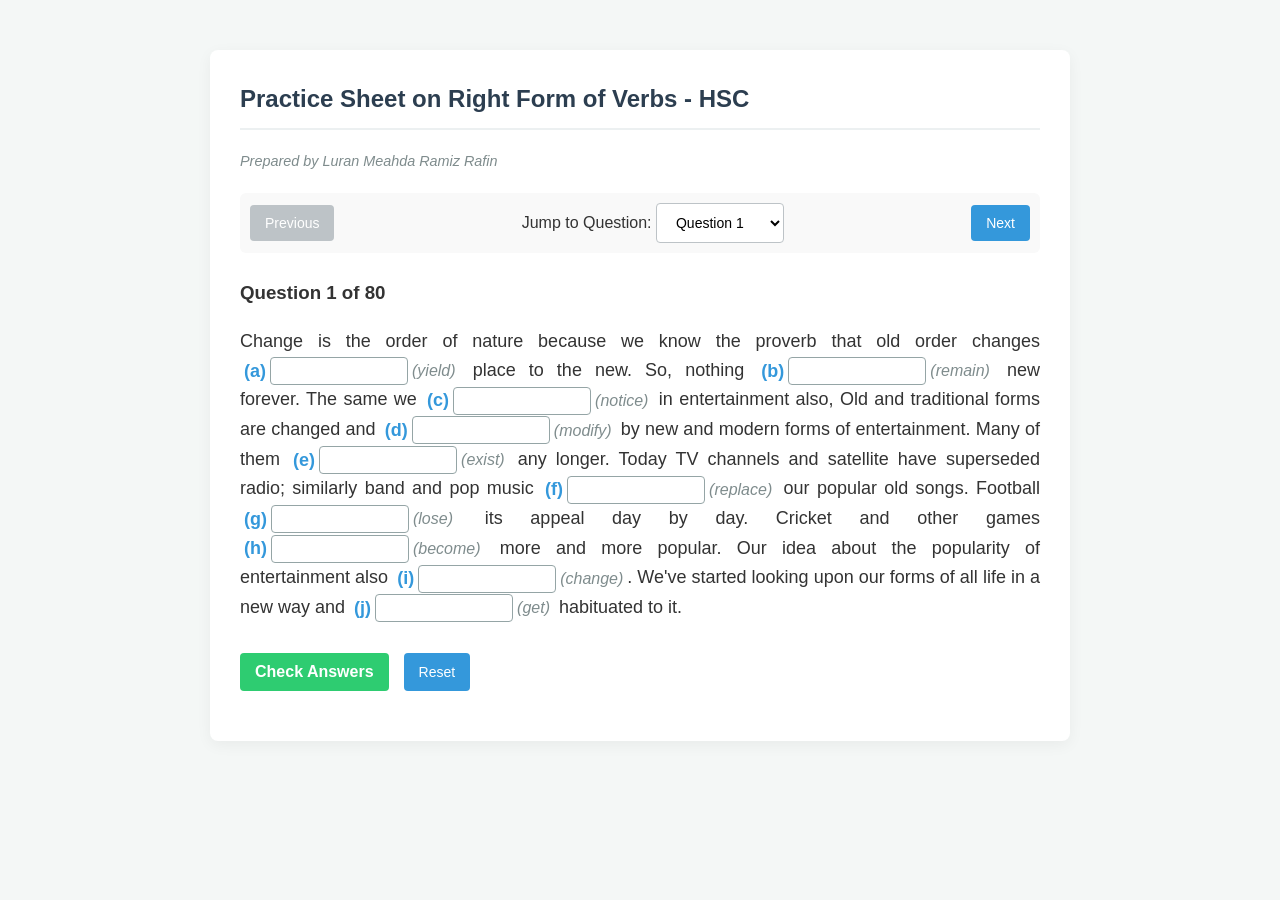
<file: Right Form of Verbs/index.html>
<!DOCTYPE html>
<html lang="en">
<head>
<meta charset="UTF-8">
<meta name="viewport" content="width=device-width, initial-scale=1.0">
<title>Right Form of Verbs Practice - HSC</title>
<style>
body {
    font-family: 'Segoe UI', Tahoma, Geneva, Verdana, sans-serif;
    background-color: #f4f7f6;
    color: #333;
    line-height: 1.6;
    margin: 0;
    padding: 20px;
}
.container {
    max-width: 800px;
    margin: 30px auto;
    background: #fff;
    padding: 30px;
    border-radius: 8px;
    box-shadow: 0 4px 15px rgba(0,0,0,0.05);
}
h2 {
    color: #2c3e50;
    border-bottom: 2px solid #ecf0f1;
    padding-bottom: 10px;
    margin-top: 0;
}
.author-info {
    font-size: 0.9em;
    color: #7f8c8d;
    margin-bottom: 20px;
    font-style: italic;
}
.controls {
    display: flex;
    justify-content: space-between;
    align-items: center;
    flex-wrap: wrap;
    gap: 10px;
    margin-bottom: 25px;
    background: #f9f9f9;
    padding: 10px;
    border-radius: 6px;
}
select, button {
    padding: 10px 15px;
    font-size: 14px;
    border: 1px solid #bdc3c7;
    border-radius: 4px;
    cursor: pointer;
    background: white;
}
button {
    background-color: #3498db;
    color: white;
    border: none;
    transition: background 0.2s;
}
button:hover {
    background-color: #2980b9;
}
button:disabled {
    background-color: #bdc3c7;
    cursor: not-allowed;
}
.passage {
    font-size: 18px;
    text-align: justify;
    margin-bottom: 30px;
}
/* Layout wrappers to cleanly position Label + Field + Clue */
.gap-wrapper {
    display: inline-flex;
    align-items: center;
    gap: 4px;
    margin: 0 4px;
    vertical-align: middle;
}
.gap-label {
    font-weight: bold;
    color: #3498db;
}
.blank-input {
    width: 120px;
    padding: 4px 8px;
    border: 1px solid #95a5a6;
    border-radius: 4px;
    font-size: 16px;
    text-align: center;
    font-weight: bold;
    color: #2c3e50;
}
.blank-input:focus {
    border-color: #3498db;
    outline: none;
    background-color: #fbfeff;
}
.clue-verb {
    color: #7f8c8d;
    font-style: italic;
    font-size: 16px;
}
.actions {
    display: flex;
    gap: 15px;
    margin-top: 20px;
}
.btn-check {
    background-color: #2ecc71;
    font-size: 16px;
    font-weight: bold;
}
.btn-check:hover {
    background-color: #27ae60;
}
.score-display {
    margin-top: 20px;
    font-size: 20px;
    font-weight: bold;
    color: #2c3e50;
}
.result-passage {
    margin-top: 25px;
    padding: 20px;
    background: #fcfcfc;
    border-left: 5px solid #3498db;
    border-radius: 4px;
    display: none;
    font-size: 18px;
}
.correct-ans {
    color: #27ae60;
    font-weight: bold;
    text-decoration: underline;
}
.incorrect-ans {
    color: #c0392b;
    font-weight: bold;
    text-decoration: line-through;
}
</style>
</head>
<body>
<div class="container">
<h2>Practice Sheet on Right Form of Verbs - HSC</h2>
<div class="author-info">Prepared by Luran Meahda Ramiz Rafin</div>
<div class="controls">
<button id="btn-prev" onclick="changeQuestion(-1)">Previous</button>
<div>
<label for="question-select">Jump to Question: </label>
<select id="question-select" onchange="jumpToQuestion(this.value)"></select>
</div>
<button id="btn-next" onclick="changeQuestion(1)">Next</button>
</div>
<h3 id="question-title">Question 1 of 80</h3>
<div id="passage-container" class="passage"></div>
<div class="actions">
<button class="btn-check" onclick="checkAnswers()">Check Answers</button>
<button onclick="resetQuestion()">Reset</button>
</div>
<div id="score" class="score-display"></div>
<div id="result-passage" class="result-passage"></div>
</div>

<script>
const dataset = [
{
id: 1,
verbs: ["yield", "remain", "notice", "modify", "exist", "replace", "lose", "become", "change", "get"],
text: "Change is the order of nature because we know the proverb that old order changes (a) place to the new. So, nothing (b) new forever. The same we (c) in entertainment also, Old and traditional forms are changed and (d) by new and modern forms of entertainment. Many of them (e) any longer. Today TV channels and satellite have superseded radio; similarly band and pop music (f) our popular old songs. Football (g) its appeal day by day. Cricket and other games (h) more and more popular. Our idea about the popularity of entertainment also (i). We've started looking upon our forms of all life in a new way and (j) habituated to it.",
answers: ["yielding", "remains", "notice", "modified", "don't exist", "have replaced", "is losing", "have become", "has changed", "are getting"],
altAnswers: {7: "are becoming"}
},
{
id: 2,
verbs: ["reign", "respect", "shine", "preach", "make", "consider", "build", "feel", "get", "stay"],
text: "In this world, truth (a) over falsehood. Those who are always in the habit of speaking the truth (b) everywhere. But those who are involved in telling lies (c) in life. That is why we see that many great men in the history used to (d) truth among their countrymen. Being truthful is essential for our society. It holds the highest value in (e) our society better. This quality (f) to be one of the essential factors that empower us from within. A truthful man is a trusted person. And this trust (g) confidence in us. Confidence makes us (h) better. When we start (i) comfortable with speaking the truth, we will begin to prosper. So, we should try hard (j) away from the lies.",
answers: ["reigns", "are respected", "cannot shine", "preach", "making", "is considered", "builds", "feel", "getting", "to stay"]
},
{
id: 3,
verbs: ["visit", "meet", "work", "force", "take", "know", "rob", "need", "lend", "set"],
text: "One day in 1976, Professor Muhammad Yunus (a) a poor village near Chittagong University. He (b) a poor woman who made bamboo tools for a living. Although she (c) hard, she remained poor because she (d) to pay a high price for the bamboo. She did not have enough money to buy the bamboo and used to (e) loans from the moneylenders on an exorbitant interest. Professor Yunus (f) that he could not simply give her the money she needed because it (g) the woman of her dignity. Instead, he asked the people in the village how much money they (h) to start their own business and free themselves from poverty. He (i) the equivalent of about US$27.00 from his pocket to 42 women of the village. Those women (j) up their small business and started to earn money to support their families.",
answers: ["visited", "met", "worked", "was forced", "take", "knew", "would rob", "needed", "lent", "set"]
},
{
id: 4,
verbs: ["come", "commit", "recollect", "be", "draw", "impress", "show", "win", "come", "cherish"],
text: "Jerry is an orphan. He (a) to the orphanage at the age of four. He lost his parents in his infancy. Then, he (b) to the care of the orphanage. He could hardly (c) his parents' memory. In spite of (d) an orphan, he had developed a strong fabric of morality. His inimitable morality (e) him close to the writer. The writer (f) with him. She started (g) affection for him. Jerry took her as his mother. He fabricated a lie (h) her heart. The orphan boy (i) closer to her. She also loved him like her son. Once she left the place, but she (j) the memory of the boy till her old age.",
answers: ["came", "was committed", "recollect", "being", "drew", "was impressed", "showing", "to win", "came", "cherished"]
},
{
id: 5,
verbs: ["possess", "crumble", "decay", "be", "be", "speak", "introduce", "live", "think", "be"],
text: "Books (a) as essence of immortality. They are the most precious products of human efforts. Temples (b) into ashes. Pictures and statues (c) but books survive. Time is of no account for great thoughts which (d) as fresh today as they (e) when came through the authors' minds ages ago. What was then thought or said still (f) to us. Books (g) us to the best society. They bring us into the presence of the noblest minds that have ever (h). We hear what they (i) or said. We see them as if they (j) really alive.",
answers: ["are possessed", "crumble", "decay", "are", "were", "speaks", "introduce", "lived", "thought", "were"]
},
{
id: 6,
verbs: ["compare", "call", "make", "hold", "lead", "remove", "change", "give", "forget", "continue"],
text: "A teacher (a) with an architect. Teachers (b) the architects of a nation. They play an important role in order to build a nation. They are used (c) the illiterate people worthy citizens. But the teachers (d) in high respect in our country. They are habituated to (e) a humble life in the midst of want. Still they keep the light of education burning with a view to (f) the darkness of illiteracy. It is high time we (g) our outlook towards the teachers. In many developed countries, teachers (h) high respect. \"A most important truth, which we are apt (i), is that a teacher can never truly teach unless he is still learning himself. A lamp can never light another lamp unless it (j) to burn its own flame,\" Tagore said.",
answers: ["is compared", "are called", "to making", "are not held", "leading", "removing", "changed", "are given", "to forget", "continues"]
},
{
id: 7,
verbs: ["bestow", "mould", "regard", "have", "get", "sacrifice", "ensure", "say", "rock", "rule"],
text: "A mother is a supreme gift (a) upon us by Allah. She exercises an undeniable influence in (b) the character of a child and also in shaping their future destiny. A mother (c) as the best teacher, guide and protector. An educated mother can manage the family in a far better way than a mother who has (d) no schooling. She is more interested in (e) her children educated. She (f) her own happiness to (g) a better future for her children. So, often it (h) that the hands that (i) the cradle (j) the world.",
answers: ["bestowed", "moulding", "is regarded", "had", "getting", "sacrifices", "ensure", "is said", "rock", "rule"]
},
{
id: 8,
verbs: ["be", "change", "root", "bear", "bear", "get started", "have", "be", "be", "relate"],
text: "Festivals (a) common to all societies and cultures. With the change of social and economic structures, the nature of festivals also (b). But some festivals are so deeply (c) in the social organism that they continue to entertain from generation to generation. Some of the festivals (d) the mark of the community and nationality, some have the stamp of religion and again some (e) the impression of politics. The festivals, which (f) in the primitive society centering on the prayer for food (g) now been filled with various colours and varieties. The main foundation of festivals (h) ritual and most of the ancient rituals (i) collective activities. Many of the rituals were (j) to agriculture and were determined by lunar months.",
answers: ["are", "changes", "rooted", "bear", "bear", "got started", "have", "is", "are", "related"]
},
{
id: 9,
verbs: ["meet", "not earn", "rose", "feel", "have", "not buy", "borrow", "affect", "drop", "ensure"],
text: "In the current social and economic system of Bangladesh, everyone depends on his income in order to (a) the daily needs. However, many people of our country (b) enough to live comfortably. People of low income are to struggle a lot to buy food, clothes and medicine because prices of everything (c) high day by day. Generally, people in rural areas (d) the pressure even more as they earn less. In fact, they (e) fewer opportunities to improve their financial condition. When prices go up, many families (f) enough healthy food and this causes malnourishment of the children. Sometimes they cannot help (g) money, which leads to debt. High prices also (h) their children's education. Many a student (i) out of school as their parents cannot afford to bear their educational expenses. But for the true development of our country proper education must be (j) at any cost.",
answers: ["meet", "do not earn", "are rising", "feel", "have", "cannot buy", "borrowing", "affect", "drops", "ensured"]
},
{
id: 10,
verbs: ["know", "stop", "know", "get", "live", "cross", "send", "live", "declare", "come"],
text: "Once upon a time, there was a king who was very fond of (a) his future from the astrologers. A famous astrologer (b) at his capital on his way to home. The king called on him to (c) about the future and the astrologer told him something unpleasant. At this the king (d) furious and condemned him to death saying, \"Men like you (e) to spoil the peace of the world.\" But another thought (f) his mind before the astrologer (g) for execution. \"How long will you (h)?\" asked the king. With ready wit, the astrologer said, \"The stars (i) that I shall die only a week before your Majesty, so goodbye.\" Hearing this, the king turned pale like a dead man and shouted, \"Drive this wretch away, let him (j) here again.\"",
answers: ["knowing", "stopped", "know", "got", "should not live", "had crossed", "was sent", "live", "declare", "not come"],
altAnswers: {8: "have declared"}
},
{
id: 11,
verbs: ["satisfy", "know", "want", "know", "inspire", "undertake", "result", "lead", "be", "invent"],
text: "Man has unquenchable thirst for knowledge. He is never (a) with what he already (b) and seen. Naturally, he (c) to know and see more and more. This curiosity for (d) more has (e) him (f) and carry out difficult and dangerous tasks which eventually (g) in epoch making discoveries and inventions and (h) him in his long and continuous journey from his helpless state of caveman to his present situations of power and progress. He (i) helpless still now. He would not have been able to control all powers and forces. (j) so many technologies he now controls almost all destructive powers and forces.",
answers: ["satisfied", "has known", "wants", "knowing", "inspired", "to undertake", "have resulted", "led", "is", "Inventing"],
altAnswers: {6: "resulted", 7: "have led", 8: "has been"}
},
{
id: 12,
verbs: ["be", "not know", "go", "eliminate", "not avail", "get", "to contribute", "to lie", "mean", "result"],
text: "The life of our farmers (a) full of hardships. Many a farmer (b) how to cultivate scientifically. They work hard from dawn to dusk. But their toil (c) away due to lack of scientific knowledge. Our government offers a lot of opportunities to them with a view to (d) their sufferings. Unfortunately, they (e) themselves of those opportunities. It is time they (f) scientific education and all concerned helped them. If they were educated, they (g) better to the prosperity of the country. The prosperity of our country (h) in their proper education. Educating a farmer (i) educating a family and a nation. And, it (j) in greater success in every sector of the country.",
answers: ["is", "does not know", "goes", "eliminating", "do not avail", "got", "could contribute", "lies", "means", "results"],
altAnswers: {6: "would contribute"}
},
{
id: 13,
verbs: ["rely", "use", "recognize", "maintain", "be", "be", "exchange", "provide", "belong", "pay"],
text: "We can't help (a) on English. Now, English is (b) as a common language for global communication. It (c) as an international language. English is important for (d) communication with our development partners. A good command over English as well as regular practices (e) essential for us. 80% information of all the computers (f) in English. With a view to (g) our views with the rest of the world, we have to learn English. Moreover, we (h) with the good scope of enjoying the best books through English. English is now no longer the native speaker's language. Now, it (i) to the world's people. It is high time we (j) more attention to English. Otherwise, we will lag behind.",
answers: ["relying", "used", "is recognized", "maintaining", "is", "is", "exchanging", "should be provided", "belongs", "paid"]
},
{
id: 14,
verbs: ["admit", "be", "get", "face", "play", "deteriorate", "impress", "become", "develop", "make"],
text: "Students get themselves (a) into universities for higher education. They acquire higher education from two streams; one is public and the other is private. The private universities (b) open to all but one has to face tough competition for (c) a seat there. The public universities are cheaper in terms of tuition fees. They offer residential and boarding facilities at subsidized rates. But public universities often (d) a number of problems. Student politics (e) a vital role in (f) the academic environment there. As a result, students face session jam. So, the conscious and moneyed persons (g) by the private universities. Since this is the age of privatisation, the private universities (h) popular day by day. Besides, it is less difficult to get a seat in a private university but here they are to pay a lot. However, the private sectors have some limitations. In fact, the two streams should (i) in a balanced way. Because, both sectors are playing important roles with a view to (j) the nation highly educated.",
answers: ["admitted", "are", "getting", "face", "plays", "deteriorating", "are impressed", "are becoming", "be developed", "making"]
},
{
id: 15,
verbs: ["be", "form", "make", "foster", "change", "be", "keep", "have", "be", "cry"],
text: "Relationships are of different kinds. Some (a) familial and intimate, (b) by blood and by marriage; some are social like the ones we have with friends and some (c) in school where we form close bonds with classmates and teachers. Relationship can also (d) in workplace, which may quickly (e) from professional to social. There (f) relationships also between human beings and animals, between children and their toys that they can't part with. All these relationships (g) us close to each other and provide us all kinds of support, love and affection. A person (h) no family feels the pain of loneliness and isolation. There (i) no one to laugh or (j) with him/her.",
answers: ["are", "formed", "are made", "be fostered", "change", "are", "keep", "having", "is", "cry"]
},
{
id: 16,
verbs: ["know", "kill", "see", "to be", "hide", "fall", "unite", "devour", "decrease", "take"],
text: "Tigers (a) as ferocious animals. But they hardly (b) any animal when they are not hungry. Usually the tigers reside in the deep forest. They are hardly (c) in the open unless there (d) a strong necessity. They often remain (e) under the deep green in search of the prey. Whenever they discern any prospective prey, they take a pose to (f) upon it. Tigers often (g) themselves to attack their prey from different directions. An adult tiger (h) 20 to 30 kilograms of meat at a single meal. In our Sundarbans, the number of tigers (i) day by day. Poaching and illegal trafficking are the main reasons of decrease. So, the concerned authority should be committed to (j) action to protect the tigers.",
answers: ["are known", "kill", "seen", "is", "hidden", "fall", "unite", "devours", "is decreasing", "taking"]
},
{
id: 17,
verbs: ["prepare", "call", "be", "lie", "participate", "read", "face", "remove", "engage", "work"],
text: "Student life is the best time for (a) ourselves for future. It is (b) the seed-time of life. So during this period of life, students mustn't waste time. The main pursuit of the students (c) study. They should prepare themselves for the life (d) ahead. They should also (e) in co-curricular activities. By (f) newspaper, they will know what happens in the world. When the country (g) with a natural calamity, they should come forward with a view to (h) the sufferings of the affected people. Even in normal times, they (i) themselves in acts of social service. The students cannot do well in the examination without (j) hard. It is a pity that many students are trying to succeed in the shortest and easiest way.",
answers: ["preparing", "called", "is", "lying", "participate", "reading", "is faced", "removing", "should engage", "working"]
},
{
id: 18,
verbs: ["long", "call", "create", "know", "prove", "compete", "go", "shock", "perform", "outshine"],
text: "Cricket is a popular game. Nowadays, people (a) to watch it to get pleasure. Cricket (b) a gentlemen's game too. A bond of friendship (c) among the playing nations. The Bangladesh National Cricket Team is popularly (d) as the Tigers; Our cricket team is very organized. It already (e) its worth in many an international match. Our cricketers are capable of (f) with the renowned cricket teams of the world. The prestige of our country already (g) up in the international arena; thanks to our cricket team. In spite of its renown, sometimes our cricket team (h) us by (i) poorly. Even after that, we believe, our cricketers (j) all other competitors in future. However, they need more vigorous practice to reach their goals.",
answers: ["long", "is called", "is created", "known", "has proved", "competing", "has gone", "shocks", "performing", "will outshine"]
},
{
id: 19,
verbs: ["face", "be", "move", "face", "cover", "not know", "take", "try", "build", "see"],
text: "Dhaka, the world's densest and fastest growing city (a) unbearable traffic jams. There (b) many reasons for this. The ever increasing number of vehicles and population is the main reason. During a traffic jam, people have to suffer much. They have to (c) inch by inch. They have to wait on roads hours after hours (d) unbearable sufferings. Again, the roads of Dhaka city are not spacious. Only seven percent of Dhaka city is (e) by roads, compared with around 25 percent of Paris and Vienna. If anybody falls in a traffic jam, he (f) when he will reach home. Sometimes, a distance of 1km (g) an hour to cross. Office and school goers find it very difficult to reach their destination in time. Our government (h) heart and soul to solve this problem. Flyovers (i) in different places in order to control traffic jam. Besides, traffic police and sergeants (j) filing cases against vehicles breaking road transport rules. But still it is becoming impossible to control traffic jam.",
answers: ["faces", "can be", "move", "facing", "covered", "does not know", "can take", "is trying", "are being built", "are seen"],
altAnswers: {0: "is facing", 1: "may be", 6: "takes", 1.1: "are"}
},
{
id: 20,
verbs: ["consider", "play", "call", "read", "acquire", "maintain", "be", "read", "live", "ask"],
text: "Newspaper (a) the people's parliament. The newspaper (b) a vital role in modern civilization. It (c) to be the mirror of the world. We must develop the habit of (d) the newspaper daily. It helps us (e) general knowledge, which is essential for our education. Nobody (f) contact with the outside world without reading the newspaper. Mere bookish knowledge (g) not sufficient in the struggle of life. A man who (h) the newspaper daily is like a creature of the narrow well. Being ignorant of current topics, he cannot take part in the talks and discussions in an enlightened society and he (i) like a fish out of water in it. Students (j) for reading newspaper daily.",
answers: ["is considered", "plays", "is called", "reading", "acquiring", "can maintain", "is", "does not read", "lives", "should be asked"],
altAnswers: {4: "acquire", 9: "must be asked", 4.1: "to acquire", 9.1: "are asked"}
},
{
id: 21,
verbs: ["eat", "satisfy", "preserve", "eat", "happen", "eat", "select", "be", "adulterate", "select"],
text: "While (a) food, we should bear in mind that we don't eat just to (b) hunger or to fill the belly. We eat to (c) our health. For good health, a man (d) good food. Sometimes, it so (e) that people who live even in the midst of plenty do not (f) the food they need for good health. Actually, they have no knowledge of health and nutrition. They don't know how to (g) a balanced diet from the many foods that (h) available to them. Besides, foods are being (i) in many ways nowadays. So, it is high time we (j) right kind of foods for avoiding health hazard.",
answers: ["eating", "satisfy", "preserve", "should eat", "happens", "eat", "select", "are", "adulterated", "selected"]
},
{
id: 22,
verbs: ["live", "need", "think", "ensure", "live", "make", "call", "make", "be", "develop"],
text: "It is natural that a man cannot (a) alone. He always (b) a company. He has to express his thought and ideas, (c) others while the others are of the same needs. He has also the need of others for (d) their safety and comfort. So, he is bound (e) with others (f) an institution and it (g) society. Society is the first organization which (h) by our primitive ancestors. They (i) the first to contribute to (j) the civilization.",
answers: ["live", "needs", "thinking", "ensuring", "to live", "to make", "is called", "was made", "are", "developing"],
altAnswers: {5: "making", 8: "were"}
},
{
id: 23,
verbs: ["get", "call", "entertain", "create", "play", "become", "consist", "show", "play", "become"],
text: "Cricket is a popular game. Both the young and the old (a) pleasure from this game. In fact, cricket (b) the gentlemen's game. It (c) us with politeness and discipline. A sense of brotherhood and fraternity (d) among the playing nations through it. At present cricket is the most popular game in Bangladesh. The English (e) it here in this subcontinent and since then it (f) an integral part of our entertainment. Our team (g) of skilled players. They already (h) their performance in several matches. But it is a matter of sorrow that sometimes our players (i) so poorly that our countrymen (j) astonished.",
answers: ["get", "is called", "entertains", "is created", "would play", "has become", "consists", "have shown", "play", "become"],
altAnswers: {4: "played", 5: "became", 7: "have already showed"}
},
{
id: 24,
verbs: ["stick", "quit", "wear", "play", "play", "consider", "be", "do", "meet", "feel"],
text: "I have tried a lot of different exercises, but have never (a) with any of them. I swam for a while, but when the weather got cold, I (b). I tried jogging, but that really (c) me out. I (d) badminton for a few weeks, but I could not find anyone (e) with regularly. Then one day, I read in a magazine about a form of exercise that I did not even (f) exercise. That was plain walking! I tried it for a month, and it (g) so easy and enjoyable that I kept (h) it. While walking, I could enjoy the scenery, talk to people I (i), and come back home (j) great.",
answers: ["stuck", "quit", "wore", "played", "playing", "consider", "was", "doing", "meet", "feeling"],
altAnswers: {1: "quitted", 3: "had been playing", 4: "to play"}
},
{
id: 25,
verbs: ["receive", "be", "visit", "engage", "send", "deprive", "not know", "need", "neglect", "dummy"],
text: "Would you mind (a) my letter. I am extremely sorry for (b) late. Had I had any message about your illness, I (c) you. Believe me, since my return from Australia, I have got myself (d) in raising awareness among people (e) their daughters to school. In this country, girls (f) of proper education and guidance. Due to lack of education, they (g) what they (h). For years, they (i) in society.",
answers: ["receiving", "being", "could have visited", "engaged", "to send", "are deprived", "do not know", "need", "have been neglected", ""],
altAnswers: {2: "might have visited", 2.1: "would have visited", 8: "are neglected"}
},
{
id: 26,
verbs: ["put", "do", "visit", "file", "inquire", "find", "give", "keep", "imprison", "set"],
text: "A poor man was once (a) in a jail, although he (b) no wrong. After a long time, the king of the state (c) the jail and the man told him that he was innocent but a case (d) against him by some of his enemies. The king (e) privately and (f) that it was true. He (g) the man some money and set him free. He went straight to the market. In a shop there, wild birds (h) in cages for sale. He said to the shopkeeper, I wish to buy all the birds of your shop. These birds unjustly (i) and I like to (j) them free.",
answers: ["put", "did", "visited", "was filed", "inquired", "found", "gave", "were kept", "are imprisoned", "set"]
},
{
id: 27,
verbs: ["know", "be", "take", "allow", "has", "slope", "bathe", "ply", "surf", "take"],
text: "Kuakata, locally (a) as Sagar Kannya (b) an uncommon scenic spot of Bangladesh. Kuakata (c) its origin from the story of a 'Kua' or well-dug on the sea-shore. It (d) a visitor to watch both the sunrise and the sunset from the beach. The beach (e) a typical natural setting. This sandy beach (f) gently into the Bay and (g) there is as pleasant as is swimming or diving. Fishing boats (h) in the Bay of Bengal and (i) waves add to the vibrant colours of Kuakata. Steps (j) to preserve the beauty of the famous beach.",
answers: ["known", "is", "takes", "allows", "has", "slopes", "bathing", "plying", "surfing", "should be taken"]
},
{
id: 28,
verbs: ["teach", "teach", "give", "get", "enlighten", "learn", "instruct", "know", "pay", "fail"],
text: "(a) is a noble profession. A teacher (b) his students from the core of his heart. He teaches his students with a view to (c) the light of education. By (d) the light of education, students can (e) their inside. The students (f) their lessons now as their teachers (g) them. But the students now-a-days act as though they (h) everything. They are not (i) heed to their teachers advice. But the students must be careful in their studies lest they (j) to secure good marks.",
answers: ["teaching", "teaches", "giving", "getting", "enlighten", "should learn", "instruct", "known", "paying", "should fail"]
},
{
id: 29,
verbs: ["have", "consider", "be", "have", "expect", "form", "cultivate", "not help", "destroy", "think"],
text: "Man is a social and rational being. He (a) freedom of choice, thought and expression. But everybody should (b) that he is not the only person in a society. There (c) many persons in the society and they (d) the same right that one (e) from one's society. So, to (f) a peaceful society one should be watchful to see that other's rights are not violated. Every citizen must (g) the habit of obeying the rules and regulations of the society. Selfishness (h) the society. Rather it (i) the peace and happiness of others. So, we all (j) of the greater interest of the society.",
answers: ["has", "consider", "are", "have", "expects", "form", "cultivate", "does not help", "destroys", "should think"]
},
{
id: 30,
verbs: ["be", "go", "climb", "hear", "sleep", "be", "do", "be", "sleep", "be"],
text: "When I was a child I (a) afraid of the dark, and I (b) to sleep with a light on. Even then, I feared that monsters (c) in through my bedroom window. Every sound I (d) heard struck fear into me. Often, I ran away from the room and (e) on the floor at the foot of my parents' bed. Now that I (f) almost twenty, I obviously do better than what I (g) as a child. However, I (h) still scared of bedtime. I hate (i) alone; and I still keep a tiny night-light on. And before I go to bed, I double-check every door and every window to make sure that they (j) locked.",
answers: ["was", "went", "would climb", "heard", "slept", "am", "did", "am", "sleeping", "are"]
},
{
id: 31,
verbs: ["live", "undergo", "get", "call", "be", "prescribe", "move", "get", "follow", "relieve"],
text: "Once there (a) an idle king. He (b) not undergo physical labour. As a result, he (c) bulky and could not move from one place to another. He (d) in a doctor. The doctor (e) clever and wise. He did not (f) any medicine for the king. He asked the king to buy a club and (g) it in the air till his hands (h) moistened. The king started (i) the prescription. Thus, the king (j) of his problem.",
answers: ["lived", "did not undergo", "got", "called", "was", "prescribe", "move", "got", "to follow", "was relieved"],
altAnswers: {8: "following"}
},
{
id: 32,
verbs: ["appear", "be", "help", "mention", "set", "launch", "calculate", "work", "cause", "adore"],
text: "Most often people who (a) most often and most gloriously in the pages of history (b) great conquerers and generals. Whereas, the people who really (c) civilization forward are often never (d) at all. We do not know who first (e) a broken leg or (f) a sea worthy boat or (g) the length of a year. The great men are those who (h) ceaselessly to quicken the pace of civilization. On the contrary, the condemned men are those who (i) bloodshed and violence in the world. All of us (j) the great men of the world.",
answers: ["appear", "are", "help", "mentioned", "set", "launched", "calculated", "work", "cause", "adore"]
},
{
id: 33,
verbs: ["go", "get", "spend", "give", "need", "train", "bring", "take", "close", "be"],
text: "If all the children of Bangladesh (a) to school, the country (b) rid of the curse of illiteracy. To boost up education, the government (c) more money. Subsidies must (d) in the education sector. Teachers (e) to (f) for good teaching. The poor students can (g) under \"Food for Education\" programme. We (h) care that no institution (i) down due to political clashes. All concerned (j) conscious about it.",
answers: ["go", "will get", "should spend", "be given", "need", "be trained", "be brought", "must take", "will be closed", "must be"],
altAnswers: {8: "might be closed", 9: "should be"}
},
{
id: 34,
verbs: ["happen", "rise", "take", "travel", "cause", "violate", "lessen", "cross", "climb", "control"],
text: "Road mishap (a) in our country almost everyday. Recently it (b) to an alarming rate (c) a heavy toll of human lives. The members of a family remain anxious if someone (d) in a bus. In most cases, reckless driving (e) road accidents. The drivers are in the habit of (f) traffic rules. Road accidents can be (g) if the drivers drive their vehicles carefully. People should be conscious in this respect. While (h) the road, they should be careful. Some people travel (i) in the roof of the buses and trains. Traffic rules must be maintained strictly with a view to (j) road accidents.",
answers: ["happens", "has-risen", "taking", "travels", "causes", "violating", "lessened", "crossing", "climbing", "controlling"]
},
{
id: 35,
verbs: ["build", "be", "make", "have", "rest", "rise", "stand", "be", "look", "lie"],
text: "It has been over three hundred years since emperor Shah Jahan of Delhi (a) the Taj Mahal as a tomb for his wife in Agra. Architecturally, it (b) one of the most beautiful buildings in the world. The building (c) of fine white marble with inlays of coloured marble. It (d) eight sides and many open arches. It (e) on a platform or terrace of red sandstone. Four slender white towers (f) from the corners of the terrace. A large dome (g) above the centre of the building. Around this large dome there (h) four smaller domes. Just inside the outer walls, there is an open corridor from which the visitors (i) through carved marble screens into a central room. The bodies of Shah Jahan and his wife Mumtaz (j) in two graves below this room.",
answers: ["built", "is", "is/ was made", "has", "rests", "have risen/ rise", "stands", "are", "look/ can look", "lie"]
},
{
id: 36,
verbs: ["be", "learn", "maintain", "require", "be", "wish", "write", "ignore", "put", "learn"],
text: "English (a) the most widely used international language. It (b) to communicate with the foreigners for various purposes such as (c) co-operation, co-existence and exchanging business information. There are also certain jobs which (d) a good functional knowledge of English. The jobs of a pilot, a postman, a telephone operator, a tour guide, a mechanic, a receptionist of an international hotel, an executive of a multinational firm etc. (e) a few of them. Besides, a student (f) to go for higher studies must learn English because the books on advanced education are mostly (g) in English. So, the importance and demand of learning English in our country can, in no way, be (h). Rather, we should (i) high importance on (j) English to make room for ourselves in the competitive world.",
answers: ["is", "is learnt", "maintaining", "require", "are", "wishing", "written", "ignored", "put", "learning"]
},
{
id: 37,
verbs: ["mean", "grow", "cause", "stop", "be", "give", "be", "save", "reserve", "be"],
text: "Deforestation (a) making a land desert by cutting down trees indiscriminately and (b) no tree plant there. There are several (c) of deforestation. But it is also true that man (d) it if he can control his luster. There (e) alternatives to wood whatever the purpose is. Deforestation (f) birth to deadly effect. Drought, global warming, cyclone, tidal bores, windstorm, sandstorm, soil erosion etc are the ultimate outcomes of deforestation which (g) ultimately prone to perpetual desertification. Afforestation instead of deforestation (h) the country from these devastation. Forests should be (i) in every region of the country. The total forest area must not (j) less than 25% of the land area of the country.",
answers: ["means", "growing", "causes", "can stop", "are", "gives", "are", "can save", "reserved", "be"]
},
{
id: 38,
verbs: ["be", "leave", "be", "allure", "offer", "provide", "get", "feel", "leave", "betray"],
text: "There (a) many reasons why the talented and qualified people (b) their homeland. The first reason (c) that the developed countries (d) them by (e) the best opportunities to succeed in life. Second, the country fails (f) suitable jobs for them. Again if employed, they (g) a handsome salary as per their quality. Besides, some (h) insecurity of their life. But whatever may be the cause, nobody (i) the country. For, it is equal to his (j) of motherland.",
answers: ["are", "leave", "is", "allure", "offering", "to provide", "do not get", "feel", "should leave", "betrayal"]
},
{
id: 39,
verbs: ["regard", "go", "achieve", "be", "require", "develop", "refine", "make", "obtain", "derive"],
text: "Education (a) as the yardstick of development. Development and education (b) hand in hand. Therefore, no development (c) without the advancement in the field of education. Obtaining degrees (d) the only aim of education. Redefinition of education (e) to make our people realize what the real education is. Real education (f) the mentality of men. It (g) the sense of humanity. It can (h) men sensible, reasonable and optimistic. It does not mean (i) certificates. Real education (j) from books only.",
answers: ["is regarded", "go", "can be achieved", "shouldn't be", "is required", "develops", "refines", "make", "obtaining", "cannot be derived"]
},
{
id: 40,
verbs: ["call", "get", "lose", "make", "do", "depend", "realize", "waste", "be", "follow"],
text: "A proverb goes that time and tide wait for none. None (a) it back. A man (b) back his lost money and health but cannot get back his lost time. Time once lost (c) forever. So we (d) the best use of our time. We (e) our work in time. If we put off our work for tomorrow, we may not get time to do it at all. There are some people who waste time for nothing. They cannot prosper in life. They (f) on others. If we read the biography of the great men, we (g) it. They (h) a single moment uselessly. They (i) very industrious from their childhood. We can prosper in life only by (j) their life.",
answers: ["can call", "can get", "is lost", "should make", "should do", "have to depend", "can realize", "did not waste", "were", "following"]
},
{
id: 41,
verbs: ["mean", "get", "seek", "migrate", "manage", "settle", "deprive", "stop", "establish", "create"],
text: "Brain drain (a) the migration of highly educated and qualified professionals abroad. Its reasons are many. For example, when the highly qualified professionals (b) better jobs and better salaries, they (c) better jobs abroad. As a result, some highly ambitious students (d) for higher education. When they (e) better jobs, they get (f) there. Because of this, our country (g) of the better service from her brilliant sons. In order to (h) brain drain, universities with better facilities should (i) in our country. Better working scope with better payment has to (j).",
answers: ["means", "don't get", "seek", "migrate", "can manage", "settled", "is deprived", "stop", "be established", "be created"],
altAnswers: {3: "are migrating"}
},
{
id: 42,
verbs: ["teach", "make", "be", "treat", "praise", "commit", "realize", "behave", "interest", "set"],
text: "An ideal teacher knows the art of (a). He (b) his lesson interesting. His methods (c) convincing and inspiring. An ideal teacher (d) his students like his own children. He (e) the good work done by them. If any of students (f) some mistakes, he is not very harsh to him. He tactfully makes the students (g) his mistakes. An ideal teacher is never angry with his students. He (h) well with all. He (i) in simple living and high thinking. He never (j) a wrong example before his students.",
answers: ["teaching", "makes", "are", "treats", "praises", "commits", "realize", "behaves", "is interested", "sets"]
},
{
id: 43,
verbs: ["be", "acknowledge", "work", "count", "recognize", "establish", "enter", "join", "opt", "come"],
text: "One very conspicuous change in our society (a) the presence of working women outside the home. Of course, it (b) that women have always (c) within the household but this commonly (d) as 'work'. Even their roles in agricultural societies (e) either. From the urge (f) their own identity many of them are now (g) the outside workforce. They (h) a wide range of profession. Moreover, it is not only educated women who (i) to work but women with little or no education (j) out of their cocoons to become self-reliant.",
answers: ["is", "has to be acknowledged", "worked", "is not counted", "have not been recognized", "to establish", "entering", "are joining", "are opting", "have come"]
},
{
id: 44,
verbs: ["forgive", "give up", "suffer", "take", "be", "kill", "call", "bring", "leave", "drop"],
text: "To err is human. If a man commits crime anytime and repents truly for his misdeed, he may (a). But the man who (b) the wrong, (c) surely. In the long run, he (d) to the land of death. The old sailor (e) a wrong-doer in his long journey. He committed a crime (f) a sea bird (g) Albatross. That crime ultimately (h) bad luck to them. The ship (i) in the icy sea. The sun shone over their head. The wind (j) down. It was a great disaster.",
answers: ["be forgiven", "does not give up", "will suffer", "will take", "was", "killing", "called", "brought", "left", "dropped"]
},
{
id: 45,
verbs: ["take", "make", "gain", "become", "break", "witness", "destroy", "become", "bear", "hold"],
text: "Many events of great importance (a) place during the last century. Significant advances (b) in the field of science and technology. Many European colonies (c) independence. The movement for democracy (d) prominent in many parts of the world. Two World Wars (e) out in this century. It also (f) the misuse of atomic energy. Two cities of Japan were completely (g) as a result of the dropping of atom bombs. However, the emergence of Bangladesh as an independent nation (h) a momentous event. After a bloody war of nine months, Bangladesh (i). Now we (j) our heads high in the community of nations.",
answers: ["took", "were made", "gained", "became", "broke", "witnessed", "destroyed", "became", "was born", "can hold"]
},
{
id: 46,
verbs: ["use", "have", "require", "draw", "implement", "come", "hope", "educate", "change", "be"],
text: "It is high time we (a) our brain about the curse of dowry. The issues of dowry (b) considered in view of country's socio-economic, cultural, political circumstances. United efforts (c) to put an end to violence against women. A specific framework must be (d) up to be (e). Anyway, we can hope that dowry (f) to an end in the time to come. We dare to (g) so because our girls are being (h) day by day. Parents' mentality (i) gradually. People (j) more conscious.",
answers: ["used", "have to", "are required", "drawn", "implemented", "will come", "hope", "educated", "is being changed", "are being"]
},
{
id: 47,
verbs: ["fail", "be", "mean", "regard", "begin", "consider", "have", "learn", "motivate", "not write"],
text: "There are many reasons for which many students in our country (a) in English. That English is a foreign language is the main reason. English is as if it (b) a language (c) for a particular class of people. It (d) as a sheer wastage of time. They (e) to cram English as though they (f) cramming is the only way to learn English. But (g) they been earnest in learning English, they (h) it easily. Moreover, they are not (i) properly. In addition, the text books (j) according to the need of learners.",
answers: ["fail", "were", "meaning", "is regarded", "begin", "considered", "had", "could have learnt", "motivated", "are not written"],
altAnswers: {2: "meant"}
},
{
id: 48,
verbs: ["live", "overlook", "earn", "keep", "write", "thank", "receive", "say", "pass", "like"],
text: "It was twenty years ago and I (a) in Paris. I had a tiny apartment in the Latin quarters (b) a cemetery, and I (c) barely enough money (d) keep body and soul together. She had read a book of mine and (e) to me about it. I answered (f) her, and presently I (g) from her another letter (h) that she (i) through Paris and (j) to have a chat with me.",
answers: ["was living", "overlooking", "was earning", "to keep", "wrote", "thanking", "received", "saying", "was passing", "would like"],
altAnswers: {0: "lived", 2: "earned"}
},
{
id: 49,
verbs: ["waste", "kill", "sit", "support", "lead", "suffer", "indicate", "lead", "follow", "make"],
text: "Idle brain is devil's workshop. If we (a) our time in idleness, all sorts of evil thoughts will crowd into our brain. Idle person who (b) their time are burden on society. They (c) idle and cherish no high ideal and lofty ambition in life. They not (d) themselves. They (e) an unhappy life and (f) in the long run. There should be time for reading, for office or other work, time for physical exercise, time for recreation and time for prayer. This (g) that we should do everything at the right moment. We (h) a healthy and prosperous life only when we (i) the routine which (j) for our guidance.",
answers: ["waste", "kill", "sit", "do not support", "lead", "suffer", "indicates", "can lead", "follow", "is made"],
altAnswers: {3: "cannot support", 7: "will lead", 8: "will follow"}
},
{
id: 50,
verbs: ["be", "go", "recover", "preserve", "ensure", "observe", "keep", "eat", "drink", "keep"],
text: "\"Prevention (a) better than cure,\" (b) the old wise saying. It is extremely difficult and sometimes impossible to (c) health if it is once lost. Fresh and clean food, water and air are essential to (d) health. In order to (e) freshness and cleanliness of these things, it is necessary for us to (f) and practise certain rules of sanitation. By (g) one's teeth, finger-nails and body clean, by (h) clean food and (i) clean water and by breathing clean air, one can (j) oneself healthy.",
answers: ["is", "goes", "recover", "preserve", "ensure", "observe", "keeping", "eating", "drinking", "keep"]
},
{
id: 51,
verbs: ["say", "give", "be", "have", "disrespect", "win", "be", "ensure", "embrace", "remove"],
text: "Courtesy is a virtue in a man. It goes without (a) that courtesy costs nothing but (b) a lot. So you (c) courteous. That is you (d) politeness. People (e) and dislike you if you are discourteous. Nobody likes discourtesy. Try to be gentle from your student life. You (f) the heart of your enemy by (g) courteous. You (h) the removal of hatred and anger by (i) your enemy. Courtesy (j) the bitter relationship and improve mutual understanding.",
answers: ["saying", "gives", "should be", "should have", "will disrespect", "can win", "being", "must ensure", "embracing", "will remove"]
},
{
id: 52,
verbs: ["go", "be", "reach", "stumble", "have", "find", "choose", "become", "be", "be"],
text: "A proverb (a) that a man without an aim (b) like a ship without a rudder. Similarly, a man without an aim (c) his goal. He (d) in his way of life. So every man (e) a definite aim. But nothing is more difficult than the choice of profession. Students (f) it very difficult (g) a suitable profession. Choosing profession (h) very difficult because there (i) many paths and courses open to them. So students (j) more careful here.",
answers: ["goes", "is", "cannot reach", "stumbles", "should have", "find", "to choose", "has become", "are", "should be"]
},
{
id: 53,
verbs: ["exercise", "mould", "take", "go", "get", "learn", "influence", "teach", "form", "grow"],
text: "A mother (a) an undeniable influences in (b) the character of her children. The things that they learn at home (c) a firm root in them. And it (d) without saying that this learning they (e) mostly from their mother as they live under her direct supervision and constant care. This is why a child (f) the language first from its mother. The culture of the family also (g) the childrens habits and manners. So, a mother should (h) her children how to (i) the habit of good manners to (j) up in a gentle environment.",
answers: ["exercises", "moulding", "take", "goes", "get", "learns", "influences", "teach", "form", "grow"]
},
{
id: 54,
verbs: ["become", "curb", "adulterate", "go", "take", "accumulate", "be", "hanker", "commit", "take"],
text: "Food adulteration has (a) a subject of great concern nowadays. In spite of the government's sincere efforts, this evil practice has not (b) yet. Still the act of (c) foods is (d) on. Adulterated foods are (e) taken by people everyday. Consequently the poison is (f) in our bodies day by day and it (g) very dangerous. The businessmen who (h) after only money are (i) this heinous deed. The govt. should (j) immediate steps in this regard.",
answers: ["become", "been curbed", "adulterating", "going", "being", "accumulating", "is", "hanker", "committing", "take"]
},
{
id: 55,
verbs: ["be", "become", "know", "be", "love", "get", "try", "present", "invite", "make"],
text: "Children (a) very fond of festivals. They (b) very joyous on a day of festival. If it is their birthday, their joys (c) no bounds. They (d) very eager to have wishes from their beloved persons. The whole day they (e) to spend times in joy. Usually, a child on its birthday, (f) up from sleep early and (g) to remain close to their parents. On this special day, children (h) with various gifts. The children (i) their friends and relatives on this day for (j) the day joyful.",
answers: ["are", "become", "know", "are", "love", "gets", "tries", "are presented", "invite", "making"]
},
{
id: 56,
verbs: ["read", "learn", "learn", "enrich", "be", "think", "select", "be", "commit", "learn"],
text: "Young people often consider (a) poetry by heart a tiresome drudgery. But the (b) of poetry has great advantage over merely reading it. Poems that (c) become a permanent personal possession. The mind (d) with a store of beautiful or lofty ideas. Thoughts and ideas (e) a source of pleasure, comfort and inspiration. When the books are not at hand, we also can get pleasure (f) about them. Poems can also (g) for learning. However, these books (h) worthy. The best way of (i) a poem to memory is not to learn it line by line. Rather, to read the whole poem aloud over and over again until it (j) thoroughly.",
answers: ["reading", "learning", "have been learnt", "is enriched", "may be", "thinking", "be selected", "should be", "committing", "is learnt"]
},
{
id: 57,
verbs: ["become", "remain", "own", "connect", "connect", "know", "come", "grow", "not monitor", "establish"],
text: "Information Technology (a) an inseparable part of both the business and educational worlds. Despite economic slow down worldwide, information technology (b) a vital element in the world economic growth. One of the greatest things about the internet is that nobody really (c) it. It is a global collection of networks. Every computer that (d) to the internet, is a part of the network. These networks (e) together in many different ways to make the single entity. That widely (f) as the internet. In fact, that very name (g) from the idea of interconnected networks. Since its beginning in 1969, the internet (h) from four host computer systems to ten millions. However just because nobody owns it, it does not mean that it (i) and maintained in many ways. The Internet Society (j) in 1992, oversees the formation of the policies and protocols that define how we use and interact with the Internet.",
answers: ["has become", "remains", "owns", "is connected", "are connected", "is known", "comes", "has grown", "is not monitored", "established"]
},
{
id: 58,
verbs: ["inspire", "sacrifice", "praise", "achieve", "cause", "have", "have", "not honour", "forget", "expire"],
text: "Patriotism is a noble virtue. It (a) a man to do everything just and fair for the well-being and betterment of the country. It is the quality that impels a man (b) his own interest comfort, pleasure and even his life for the sake of his country. A patriot (c) and honoured by his countrymen. An unpatriotic man, on the other hand, is an ignoble person. He engages all his time in (d) his mean ends. He (e) harm to the country by his unyielding and reckless activities. He (f) high titles, immense wealth, high social prestige and noble birth. But in spite of (g) his worldly achievements, he remains a worthless person. His power and pelf fail to bring him any glory because, during his lifetime such a man (h) by anybody. During his lifetime, he possesses a dead soul and he remains completely (i) by the people. After his (j), his body is mixed with the vile dust from which it sprang.",
answers: ["inspires", "to sacrifice", "is praised", "achieving", "causes", "may have", "having", "is not honoured", "forgotten", "expiring"]
},
{
id: 59,
verbs: ["go", "think", "have", "bury", "build", "see", "lead", "preserve", "call", "lock"],
text: "The Egyptians believed that after death, they (a) to another world. In that world, they (b), people would still need many things they had on earth. Their kings (c) many wonderful treasures and these treasures were buried with them. The kings were not (d) in the open ground or in graveyards, but in great buildings or tombs called pyramids. These pyramids (e) out in the deserts. These pyramids, which can still (f) today, were made of stones. Inside there are secret doors (g) to secret passages and then to a secret chamber. There pharaohs' bodies (h) so that these would go on looking the same for thousands of years. These preserved bodies (i) mummies. The mummy and all the pharaohs treasures (j) in the secret chamber. Many of these secret chambers have been found. Some of the mummies are in the British museum in London.",
answers: ["would go", "thought", "had", "buried", "were built", "be seen", "leading", "were preserved", "are called", "were locked"]
},
{
id: 60,
verbs: ["determine", "require", "promote", "expect", "answer", "write", "understand", "cut", "be", "secure"],
text: "Examination plays an important role in student life. It (a) the merit of the students. A pleasant performance in the examination (b) for student to be (c) to the next class. Students (d) to be precise and accurate while (e) the questions in the examination. But the real scenario is different. Most of the students cannot (f) their examination paper fairly as they can (g) the questions properly. As a result, they (h) a very sorry figure in the examination. If they (i) correct in their answers, they certainly (j) good marks in the examination.",
answers: ["determines", "is required", "promoted", "are expected", "answering", "write", "not understand", "cut", "were", "would secure"]
},
{
id: 61,
verbs: ["regard", "compare", "increase", "victimize", "take", "grasp", "see", "take", "develop", "punish"],
text: "Dowry (a) as a great curse in our society. It may (b) to cancer that is (c) in our society at a great speed. The fathers of the brides (d) for dowry. If steps are not (e) against those greedy people, it (f) our society. It is mainly (g) in the rich and educated society who (h) dowry as their right. So we have to (i) morality. The culprits should (j) to control it. Otherwise it will be a society of torture and exploitation.",
answers: ["is regarded", "be compared", "increasing", "are victimized", "taken", "will grasp", "seen", "take", "develop", "be punished"]
},
{
id: 62,
verbs: ["make", "trust", "cultivate", "speak", "tell", "gain", "achieve", "tell", "come", "expose"],
text: "Truthfulness is one of the greatest virtues which (a) a man really great. A man (b) by others if he does not (c) the habit of (d) the truth. A man who is not (e) by anybody can (f) any position. A man can (g) his ends once or twice by (h) lies but no permanent gain (i) out of such success. It must come to light sooner or later. Then the real character of the liar gets (j) and nobody trusts him anymore.",
answers: ["makes", "is trusted", "cultivate", "speaking", "trusted", "not gain", "achieve", "telling", "comes", "exposed"]
},
{
id: 63,
verbs: ["play", "confine", "work", "receive", "become", "have", "prove", "contribute", "be", "keep"],
text: "Today women are (a) important roles in all spheres of life. They are no longer (b) within the four walls of their parents' or their husbands' house. They have come out of their kitchens and (c) hand in hand with man in all the development programmes of the government. By (d) higher education they are (e) pilots, doctors, engineers, teachers, administrators, etc. Their worth (f) already (g) by them. They are (h) much to the economy of the country. Now it has come to the realization of the men that true development of the country (i) never possible (j) half of the population idle.",
answers: ["playing", "confined", "are working", "receiving", "becoming", "has", "been proved", "contributing", "is", "keeping"]
},
{
id: 64,
verbs: ["be", "memorize", "prepare", "prepare", "think", "develop", "have", "do", "claim", "help"],
text: "Most of the students of our country (a) experts in (b) answers. They don't (c) notes themselves. They get them (d) by their tutors. Their tutors exercise their brain for the students. So, the (e) power of the students (f). They do not (g) any command over the language. They, of course, (h) well in the examination. But for this they can (i) no credit of their own. This result does not (j) them in their later life.",
answers: ["are", "memorizing", "prepare", "prepared", "thinking", "cannot develop", "have", "do", "claim", "help"]
},
{
id: 65,
verbs: ["constitute", "deny", "bloom", "make", "keep", "be", "elevate", "impart", "come", "work"],
text: "Women are nowadays as important as men in society. They (a) nearly half of our total population. So, there can be no (b) the fact that they too possess equal rights and duties as men do. They have noble missions to fulfill as men. If they get opportunity, their genius, powers and capacities (c) fully. No nation can (d) real progress (e) a half of its population in the dark. Without the uplift of women, the progress of the nation (f) not at all possible. Again without education women cannot (g). So, all-out education should (h) to womenfolk so that they may (i) forward and (j) hand in hand with men in all development programmes.",
answers: ["constitute", "denying", "will bloom", "make", "keeping", "is", "be elevated", "be imparted", "come", "work"]
},
{
id: 66,
verbs: ["be", "take", "render", "be", "make", "be", "use", "bring", "be", "destroy"],
text: "Students are the future leaders of a country. Besides (a) regular students, they can (b) part in a lot of welfare work for the development of a country. Particularly in developing countries students have to (c) a great service. Students are, no doubt, conscious citizens and it (d) their foremost duty (e) the people conscious. Student politics (f) very common in the educational institutes. Very often they go for mass meetings, chant slogans in the national interest. Since the students are very handy, the main political parties (g) them as their tools. So sometimes student politics (h) about unexpected consequences. Many students, being (i) influenced by the evil motive of the political leaders, (j) their life. They cannot fulfill their main objective.",
answers: ["being", "take", "render", "is", "to make", "is", "use", "brings", "being", "destroy"]
},
{
id: 67,
verbs: ["trouble", "give", "have", "be", "murder", "confuse", "come", "see", "know", "wear"],
text: "Hamlet (a) by an uncertainty about the manner of his father's death. Claudius had (b) out that a snake (c) poisoned him, but young Hamlet doubted that Claudius himself (d) the snake and had (e) him for crown. While his mind (f) by these doubts and anxieties, words (g) to him that for three nights the ghost of the dead king had (h) by soldiers on watch upon the platform before the place. The figure came always dressed in the same suit of armour that the dead king was (i) to have (j).",
answers: ["was troubled", "given", "had", "was", "murdered", "was confused", "came", "been seen", "known", "worn"]
},
{
id: 68,
verbs: ["start", "bear", "confine", "have", "make", "be", "suppose", "speak", "allow", "receive"],
text: "Gender discrimination (a) in Bangladesh at birth. The problem is very acute here. People are of the opinion that male children support the family. So girls (b) to an unwelcome world. However, they (c) to domestic work. This discriminatory attitude (d) some long-term negative effects. It makes them (e) that they (f) inferior to male members of the family. They are not (g) to raise their voices when they (h). They are not (i) to go out of their house without (j) the permission of male members. All these things shape their thinking about life.",
answers: ["starts", "are born", "are confined", "has", "understand", "are", "supposed", "speak", "allowed", "receiving"]
},
{
id: 69,
verbs: ["stay", "welcome", "offer", "make", "arrange", "come", "wait", "conquer", "chain", "be"],
text: "Time is compared to a gypsy who (a) anywhere for long. The poet (b) time to be his guest for a day. He (c) time many valuable gifts and honor. He offers bells (d) of the best silver for his horse and a golden ring for himself. He will (e) a peacock dance in honor of time. But time is a thing that never stays. The greatest tragedy is that it never (f) back. It never (g). Man has been able to (h) the world but he (i) by the time. He (j) nothing but the puppet to the power of time.",
answers: ["does not stay", "welcomes", "offers", "made", "arrange", "comes", "waits", "conquer", "is chained", "is"]
},
{
id: 70,
verbs: ["depend", "judge", "base", "judge", "praise", "have", "discover", "read", "understand", "pass"],
text: "The greatness of a book (a) mainly on the acceptability among the readers. If we read a book only once, we (b) many things in it. But (c) on one reading, we cannot (d) the standard of a book. When a book (e) highly, we (f) no doubt about the greatness of the book. Only through the first reading we may not (g) a book but if it is (h) more than once we (i) why it was read and praised. So, the great books are those that have (j) the test of time.",
answers: ["depends", "see", "basing", "judge", "is praised", "have", "discover", "read", "understand", "passed"]
},
{
id: 71,
verbs: ["be", "know", "read", "read", "gain", "combine", "contradict", "attain", "ponder", "contain"],
text: "Studies (a) part and parcel of human lives. But the reader (b) what sorts of books, why and how he (c). We should not (d) the books merely to be able to (g) with others or (h) material prosperity. We all should read books with a view to (i) over what we read and judge the value what the book (j).",
answers: ["are", "doesn't know", "will / should read", "read", "gain", "combine", "contradict", "attain", "pondering", "contains"]
},
{
id: 72,
verbs: ["paralyze", "take", "earn", "groan", "gallop", "learn", "control", "come", "report", "involve"],
text: "Price of essentials is such a crucial factor that it directly (a) the life and living of the majority people. The measures so far (b) by the government (c) appreciation from the people. But it is being replaced by despair as the majority of the people have been (d) under the crushing burden of (e) prices. It is (f) that the business syndicate (g) market prices. The retailers do not (h) out of their evil mechanism. Moreover, the police are (i) to have been (j) in illegal extortion which adds to the rising prices.",
answers: ["paralyzes", "taken", "have earned", "groaning", "galloping", "learnt", "control", "come", "reported", "involved"]
},
{
id: 73,
verbs: ["get", "die", "be", "undergo", "provide", "increase", "predict", "rose", "raise", "flood"],
text: "The world (a) warmer because of pollution. Every year millions of people all over the world (b) unnecessarily as a result of pollution. In the recent years there (c) alarming reports that the world's climate (d) a significant change. All these reports (e) strong evidence that world temperatures (f) day by day. Climatologists (g) that mid way through the next century temperatures may have (h) as much as 4°C. This could (i) sea levels and thereby (j) coastal areas and farm lands.",
answers: ["is getting", "die", "have been", "is undergoing", "provide", "are increasing", "predict", "risen", "raise", "flood"]
},
{
id: 74,
verbs: ["be", "reach", "participate", "be", "be", "enrich", "promote", "provide", "say", "mobilize"],
text: "Human life (a) not static but dynamic. A man (b) the highest peak of success if he (c) in extra-curricular activities. Travelling (d) also an important part of extra-curricular activities. It (e) travelling which (f) our knowledge and (g) our attitudes. Therefore, travelling (h) knowledge and practical experience. It can be clearly (i) that our knowledge can be (j) by travelling the different corners of the vast globe.",
answers: ["is", "can reach", "participates", "is", "is", "enriches", "promotes", "provides", "said", "mobilized"]
},
{
id: 75,
verbs: ["require", "draw", "be", "adulterate", "sell", "direct", "look", "catch", "use", "disappear"],
text: "Food (a) for the survival of every living being on earth. But the food we eat today is hardly safe for us. The issue of food adulteration (b) the attention of general public at present. There (c) hardly any food in our country that is not (d) in most of the hotels. Standard foods are not (e) in most of the hotels. Very recently government (f) the mobile court (g) into the horrible pictures of adulteration. They (h) dishonest hoteliers red handed for (i) unhygienic food ingredients. Government alone cannot solve this problem. If the common people work with government, this inhuman activity will (j) from our society soon.",
answers: ["is required", "is drawing", "is", "adulterated", "sold", "have directed/ directed", "to look", "have caught/ caught", "using", "disappear"]
},
{
id: 76,
verbs: ["consider", "regard", "increase", "function", "continue", "develop", "need", "ensure", "understand", "lag"],
text: "At present, Bangladesh (a) an emerging progressive country. It is no longer (b) as a poor country. Our per capita income (c) day by day. All the economic variables (d) very well. If we want (e) the economic flow, our internal management should (f). Political stability in this connection (g). With a view to (h) our onward march, foreign investment is very crucial. It is high time, we (i) the fact. For building a prosperous Bangladesh, wholehearted efforts are the demand of present time lest we (j) behind.",
answers: ["is considered", "regarded", "is increasing", "are functioning", "to continue", "be developed", "is needed", "ensuring", "understood", "should lag"]
},
{
id: 77,
verbs: ["acquire", "gain", "be", "finish", "develop", "have", "depend", "discover", "invent", "make"],
text: "(a) knowledge is not limited to any age or time. It can (b) by any person all through the life. It (c) like unlimited wealth which can never (d). However, the level of a person's knowledge (e) with his dedication, patience and continuity. A person can (f) some new knowledge through regular observation and experimentation. The progress of human beings largely (g) on the growth of knowledge in various fields in positive and constructive ways. For example, Newton (h) a theory of gravitation and there are many famous scientists who (i) amazing things (j) life easy on the earth.",
answers: ["Acquiring/To acquire", "be gained", "is", "be finished", "develops/is developed/can be developed/may be developed", "have/should have", "depends", "discovered", "invented/have invented", "to make/making"]
},
{
id: 78,
verbs: ["be", "endow", "cross", "start", "surround", "consider", "go", "be", "untouch", "unexplore"],
text: "Rangamati (a) one of the ideal places for holiday makers. It is a district (b) with a lot of natural and scenic beauties. As soon as a traveller (c) the outskirts of Chattogram district and (d) towards the north of the city, s/he (e) by a number of lush green hills. Rangamati (f) a major holiday destination for visitors from home and abroad. People usually (g) to Chattogram, Cox's Bazar and other places in Bangladesh but Rangamati (h) still almost (i) and (j).",
answers: ["is", "endowed", "crosses", "starts", "is surrounded", "is considered", "go", "is", "untouched", "unexplored"]
},
{
id: 79,
verbs: ["be", "develop", "bring", "initiate", "ensure", "become", "help", "form", "show", "find"],
text: "Friendship (a) a divine thing. A kind of heartiest relationship (b) between human beings. It is a blessing for us. It (c) happiness, peace and harmony among us. It (d) helpfulness, gratitude and peaceful atmosphere in our life. It can (e) in many ways. When a person (f) intimate with another person, he (g) him in his need. Thus a good friendship (h). A pure relationship (i) a pure friendship between two persons. Nowadays, true friendship rarely (j).",
answers: ["is", "develops", "brings", "initiates", "be ensured", "becomes", "helps", "is formed", "shows", "is found"]
},
{
id: 80,
verbs: ["regard", "anticipate", "call", "praise", "enhance", "be", "bring", "be", "concern", "make"],
text: "Chaucer (a) as the father of English poetry and the first of the great moderns. Chaucer (b) the modern taste and the modern mind. Chaucer may (c) the morning star of the Renaissance. He is the greatest English story-teller in verse. He (d) for his technical skill. He was the poet who first beautified and (e) the English language. He (f) the first founder of English language. He is the first English writer (g) the atmosphere of romantic interest about the men and women and the daily work of one's own world, which (h) the aim of nearly all-modern literature. He was essentially a dramatic poet. Like Shakespeare, he (i) with men and women, their passions and opinions, the thoughts and ideas, which (j) them act as they did.",
answers: ["is regarded", "anticipated", "be called", "is praised", "enhanced", "was", "bringing", "was", "was concerned", "made"]
}
];

let currentIndex = 0;

// Setup dropdown options instantly
const selectEl = document.getElementById('question-select');
dataset.forEach((q, idx) => {
    let opt = document.createElement('option');
    opt.value = idx;
    opt.innerHTML = `Question ${q.id}`;
    selectEl.appendChild(opt);
});

function renderQuestion(index) {
    currentIndex = index;
    document.getElementById('question-select').value = index;
    document.getElementById('question-title').innerText = `Question ${dataset[index].id} of ${dataset.length}`;
    
    // Clear alerts
    document.getElementById('score').innerText = "";
    const resDiv = document.getElementById('result-passage');
    resDiv.style.display = 'none';
    resDiv.innerHTML = "";
    
    // Setup Navigation Button Status
    document.getElementById('btn-prev').disabled = (index === 0);
    document.getElementById('btn-next').disabled = (index === dataset.length - 1);

    const q = dataset[index];
    const container = document.getElementById('passage-container');
    container.innerHTML = '';
    
    // Split the text structure safely by tags: (a) through (j)
    const parts = q.text.split(/(\([a-j]\))/);
    let blankCounter = 0;
    
    parts.forEach(part => {
        if (/^\([a-j]\)$/.test(part)) {
            const letter = part.substring(1, 2); 
            const verbClue = q.verbs[blankCounter] || ""; 
            
            // Build the clean structured component node layout
            const wrapper = document.createElement('span');
            wrapper.className = 'gap-wrapper';
            
            const label = document.createElement('span');
            label.className = 'gap-label';
            label.textContent = `(${letter})`;
            
            const input = document.createElement('input');
            input.type = 'text';
            input.className = 'blank-input';
            input.id = `blank-${blankCounter}`;
            input.dataset.index = blankCounter;
            
            const clue = document.createElement('span');
            clue.className = 'clue-verb';
            clue.textContent = `(${verbClue})`;
            
            wrapper.appendChild(label);
            wrapper.appendChild(input);
            wrapper.appendChild(clue);
            
            container.appendChild(wrapper);
            blankCounter++;
        } else {
            container.appendChild(document.createTextNode(part));
        }
    });
    
    setupInputNavigation();
}

function setupInputNavigation() {
    const inputs = document.querySelectorAll('.blank-input');
    inputs.forEach(input => {
        input.addEventListener('keydown', function(e) {
            let currentIdx = parseInt(this.getAttribute('data-index'));
            if (e.key === 'ArrowRight') {
                let nextInput = document.getElementById(`blank-${currentIdx + 1}`);
                if (nextInput) nextInput.focus();
            } else if (e.key === 'ArrowLeft') {
                let prevInput = document.getElementById(`blank-${currentIdx - 1}`);
                if (prevInput) prevInput.focus();
            }
        });
    });
}

function changeQuestion(step) {
    let target = currentIndex + step;
    if (target >= 0 && target < dataset.length) {
        renderQuestion(target);
    }
}

function jumpToQuestion(index) {
    renderQuestion(parseInt(index));
}

function resetQuestion() {
    renderQuestion(currentIndex);
}

function checkAnswers() {
    const q = dataset[currentIndex];
    let correctCount = 0;
    let totalBlanks = 10;
    
    const resDiv = document.getElementById('result-passage');
    resDiv.innerHTML = '<strong>Full Passage Context:</strong><br><br>';
    
    const parts = q.text.split(/(\([a-j]\))/);
    let blankCounter = 0;
    
    parts.forEach(part => {
        if (/^\([a-j]\)$/.test(part)) {
            let userInput = document.getElementById(`blank-${blankCounter}`).value.trim().toLowerCase();
            let primaryAns = q.answers[blankCounter].toLowerCase();
            
            let validAnswers = primaryAns.split('/').map(s => s.trim());
            
            if (q.altAnswers && q.altAnswers[blankCounter]) {
                validAnswers.push(q.altAnswers[blankCounter].toLowerCase());
            }
            if (q.altAnswers && q.altAnswers[blankCounter + '.1']) {
                validAnswers.push(q.altAnswers[blankCounter + '.1'].toLowerCase());
            }
            
            let isCorrect = validAnswers.some(ans => userInput === ans);
            
            if (isCorrect) {
                correctCount++;
                const correctSpan = document.createElement('span');
                correctSpan.className = 'correct-ans';
                correctSpan.textContent = ` ${q.answers[blankCounter]} `;
                resDiv.appendChild(correctSpan);
            } else {
                let studentDisplay = userInput ? userInput : "";
                
                const wrongSpan = document.createElement('span');
                wrongSpan.className = 'incorrect-ans';
                wrongSpan.textContent = ` ${studentDisplay} `;
                
                const rightSpan = document.createElement('span');
                rightSpan.className = 'correct-ans';
                rightSpan.textContent = ` (${q.answers[blankCounter]}) `;
                
                resDiv.appendChild(wrongSpan);
                resDiv.appendChild(rightSpan);
            }
            blankCounter++;
        } else {
            resDiv.appendChild(document.createTextNode(part));
        }
    });
    
    let totalMarks = correctCount * 0.5;
    document.getElementById('score').innerHTML = `Evaluated Mark: ${totalMarks.toFixed(1)} / ${(totalBlanks * 0.5).toFixed(1)} (Correct: ${correctCount}/${totalBlanks})`;
    resDiv.style.display = 'block';
}

// Kick off initialization
renderQuestion(0);
</script>
</body>
</html>
</file>
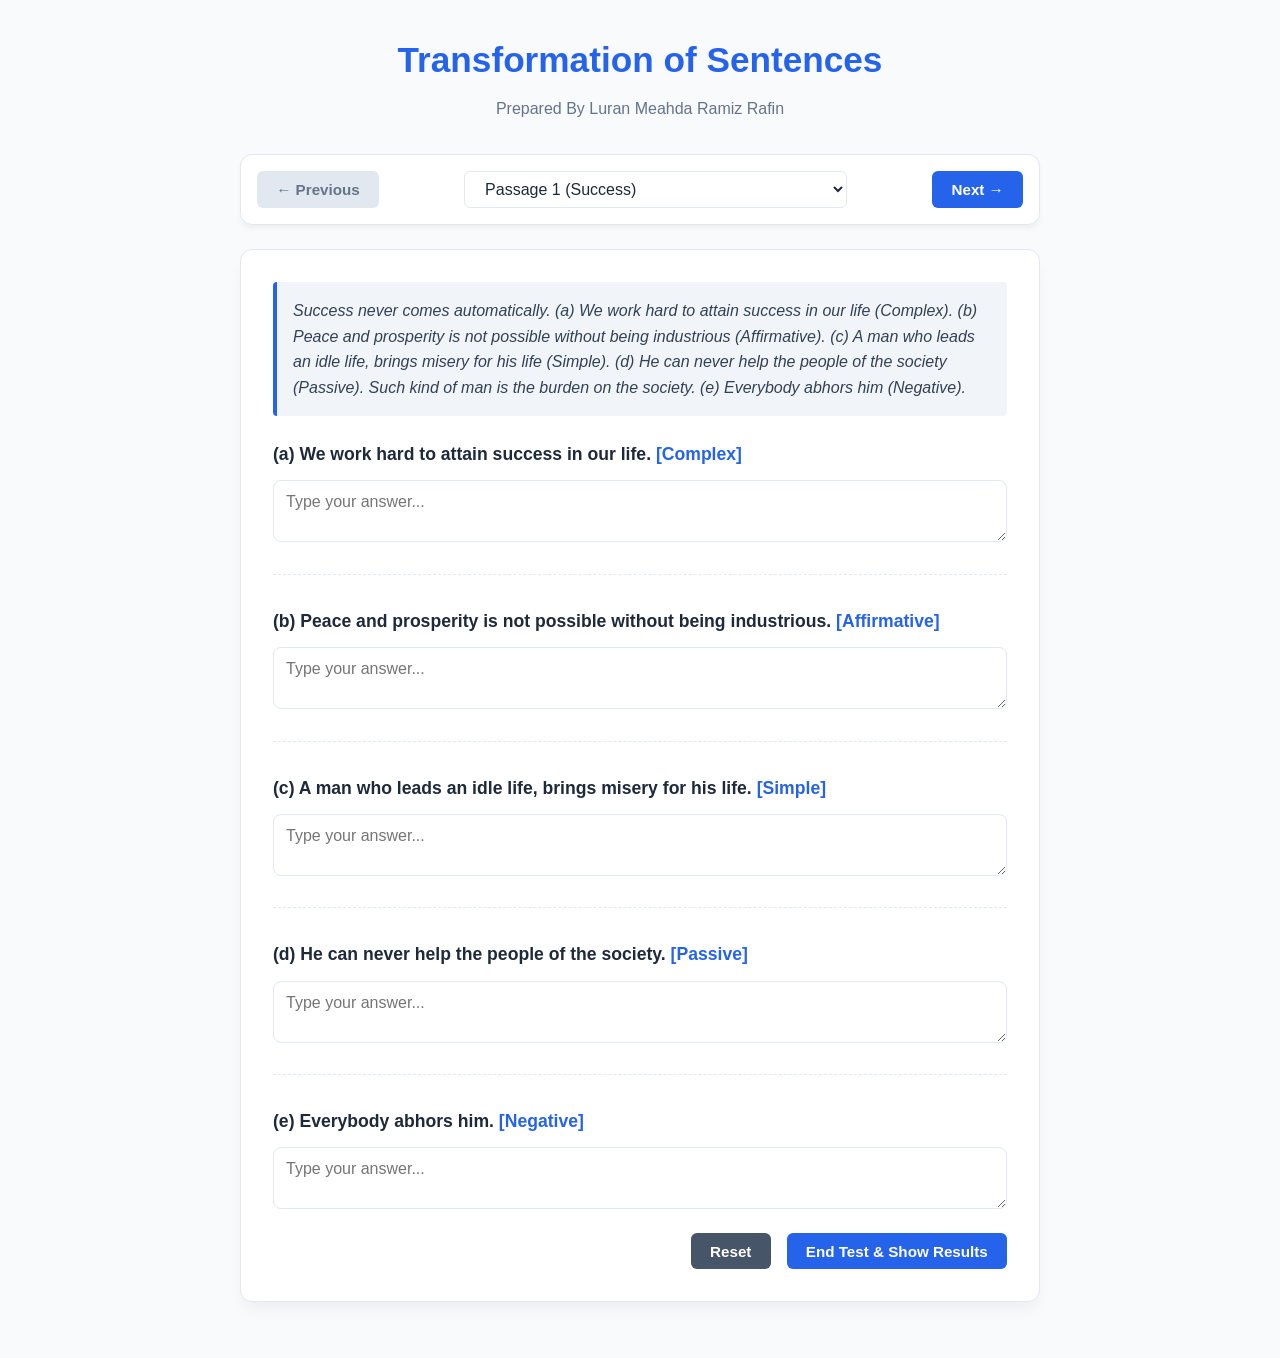
<file: Transformation Sentences/index.html>
<!DOCTYPE html>
<html lang="en">
<head>
    <meta charset="UTF-8">
    <meta name="viewport" content="width=device-width, initial-scale=1.0">
    <title>HSC Sentence Transformation Practice Platform</title>
    <style>
        :root {
            --primary-color: #2563eb;
            --primary-hover: #1d4ed8;
            --bg-color: #f8fafc;
            --card-bg: #ffffff;
            --text-main: #1e293b;
            --text-muted: #64748b;
            --border-color: #e2e8f0;
            --success: #16a34a;
            --wrong: #dc2626;
        }

        * { box-sizing: border-box; margin: 0; padding: 0; font-family: 'Segoe UI', Tahoma, Geneva, Verdana, sans-serif; }
        body { background-color: var(--bg-color); color: var(--text-main); line-height: 1.6; padding: 2rem 1rem; }
        .container { max-width: 800px; margin: 0 auto; }
        header { text-align: center; margin-bottom: 2rem; }
        header h1 { color: var(--primary-color); font-size: 2.2rem; margin-bottom: 0.5rem; }
        header p { color: var(--text-muted); }
        
        .navigation-panel {
            display: flex; justify-content: space-between; align-items: center;
            background: var(--card-bg); padding: 1rem; border-radius: 12px;
            box-shadow: 0 4px 6px -1px rgba(0,0,0,0.05); margin-bottom: 1.5rem;
            border: 1px solid var(--border-color);
        }
        select {
            padding: 0.5rem 1rem; border-radius: 6px; border: 1px solid var(--border-color);
            background-color: white; font-size: 1rem; color: var(--text-main);
            cursor: pointer; outline: none; width: 50%;
        }
        button {
            padding: 0.6rem 1.2rem; border: none; border-radius: 6px;
            background-color: var(--primary-color); color: white;
            font-size: 0.95rem; font-weight: 600; cursor: pointer; transition: all 0.2s;
        }
        button:hover { background-color: var(--primary-hover); }
        button:disabled { background-color: var(--border-color); color: var(--text-muted); cursor: not-allowed; }

        .quiz-card {
            background: var(--card-bg); border-radius: 12px;
            box-shadow: 0 10px 15px -3px rgba(0,0,0,0.05); padding: 2rem;
            border: 1px solid var(--border-color); margin-bottom: 1.5rem;
        }
        .context-passage {
            background-color: #f1f5f9; padding: 1rem; border-left: 4px solid var(--primary-color);
            border-radius: 4px; margin-bottom: 1.5rem; font-style: italic; color: #334155;
        }
        .sub-question { margin-bottom: 2rem; padding-bottom: 1.5rem; border-bottom: 1px dashed var(--border-color); }
        .sub-question:last-child { border-bottom: none; margin-bottom: 0; padding-bottom: 0; }
        .question-text { font-weight: 600; font-size: 1.1rem; margin-bottom: 0.75rem; }
        textarea {
            width: 100%; padding: 0.75rem; border-radius: 8px; border: 1px solid var(--border-color);
            font-size: 1rem; resize: vertical; min-height: 60px; outline: none; transition: border-color 0.2s;
        }
        textarea:focus { border-color: var(--primary-color); }
        
        .feedback { margin-top: 0.75rem; padding: 0.75rem; border-radius: 6px; display: none; }
        .feedback.correct { display: block; background-color: #dcfce7; border-left: 4px solid var(--success); color: #14532d; }
        .feedback.wrong { display: block; background-color: #fee2e2; border-left: 4px solid var(--wrong); color: #7f1d1d; }
        .official-ans { margin-top: 0.5rem; font-weight: 500; color: #475569; background: #f8fafc; padding: 0.5rem; border-radius: 4px; border: 1px solid #e2e8f0; }
        
        .actions-panel { display: flex; gap: 1rem; justify-content: flex-end; margin-top: 1rem; }
        .score-board { text-align: center; font-weight: bold; font-size: 1.2rem; color: var(--primary-color); }
    </style>
</head>
<body>

<div class="container">
    <header>
        <h1>Transformation of Sentences</h1>
        <p>Prepared By Luran Meahda Ramiz Rafin</p>
    </header>

    <div class="navigation-panel">
        <button id="prevBtn" onclick="navigate(-1)">← Previous</button>
        <select id="jumpMenu" onchange="jumpToQuestion(this.value)"></select>
        <button id="nextBtn" onclick="navigate(1)">Next →</button>
    </div>

    <div class="quiz-card">
        <div class="context-passage" id="contextPassage"></div>
        <div id="subQuestionsContainer"></div>
        
        <div class="actions-panel">
            <div id="scoreDisplay" class="score-board" style="margin-right: auto; align-self: center;"></div>
            <button style="background-color: #475569;" onclick="resetCurrentQuestion()">Reset</button>
            <button onclick="evaluateCurrentQuestion()">End Test & Show Results</button>
        </div>
    </div>
</div>

<!-- Importing the full database file safely -->
<script src="quiz-data.js"></script>

<script>
    let currentIndex = 0;

    function init() {
        const selectMenu = document.getElementById('jumpMenu');
        quizData.forEach((q, index) => {
            const opt = document.createElement('option');
            opt.value = index;
            opt.textContent = q.title;
            selectMenu.appendChild(opt);
        });
        loadQuestion(0);
    }

    function loadQuestion(index) {
        currentIndex = index;
        document.getElementById('jumpMenu').value = index;
        
        document.getElementById('prevBtn').disabled = index === 0;
        document.getElementById('nextBtn').disabled = index === quizData.length - 1;

        const currentData = quizData[index];
        document.getElementById('contextPassage').textContent = currentData.context;
        document.getElementById('scoreDisplay').textContent = "";

        const container = document.getElementById('subQuestionsContainer');
        container.innerHTML = "";

        currentData.items.forEach((item, idx) => {
            const div = document.createElement('div');
            div.className = 'sub-question';
            div.innerHTML = `
                <div class="question-text">(${item.key}) ${item.text} <span style="color:var(--primary-color);">[${item.instruction}]</span></div>
                <div class="input-group">
                    <textarea id="input_${currentIndex}_${idx}" placeholder="Type your answer..."></textarea>
                </div>
                <div class="feedback" id="feedback_${currentIndex}_${idx}"></div>
            `;
            container.appendChild(div);
        });
    }

    function navigate(direction) {
        let targetIndex = currentIndex + direction;
        if (targetIndex >= 0 && targetIndex < quizData.length) loadQuestion(targetIndex);
    }

    function jumpToQuestion(index) {
        loadQuestion(parseInt(index));
    }

    function evaluateCurrentQuestion() {
        const currentData = quizData[currentIndex];
        let score = 0;

        currentData.items.forEach((item, idx) => {
            const inputField = document.getElementById(`input_${currentIndex}_${idx}`);
            const feedbackDiv = document.getElementById(`feedback_${currentIndex}_${idx}`);
            
            // Clean strings to prevent failing due to extra spaces, case mismatch or double spaces
            const userAns = inputField.value.trim().toLowerCase().replace(/[^a-zA-Z0-9\s]/g, "").replace(/\s+/g, " ");
            let isCorrect = false;
            
            for (let answer of item.answers) {
                const cleanedOfficial = answer.trim().toLowerCase().replace(/[^a-zA-Z0-9\s]/g, "").replace(/\s+/g, " ");
                if (userAns === cleanedOfficial) {
                    isCorrect = true;
                    break;
                }
            }

            if (isCorrect) {
                score++;
                feedbackDiv.className = "feedback correct";
                feedbackDiv.innerHTML = `<strong>✓ Correct!</strong>`;
            } else {
                feedbackDiv.className = "feedback wrong";
                feedbackDiv.innerHTML = `
                    <strong>✗ Incorrect / Review Match</strong>
                    <div class="official-ans"><strong>Official Answer:</strong><br>${item.answers.join(' <br><strong>or</strong><br> ')}</div>
                `;
            }
        });

        document.getElementById('scoreDisplay').textContent = `Marks: ${score} / ${currentData.items.length}`;
    }

    function resetCurrentQuestion() { loadQuestion(currentIndex); }
    window.onload = init;
</script>
</body>
</html>
</file>
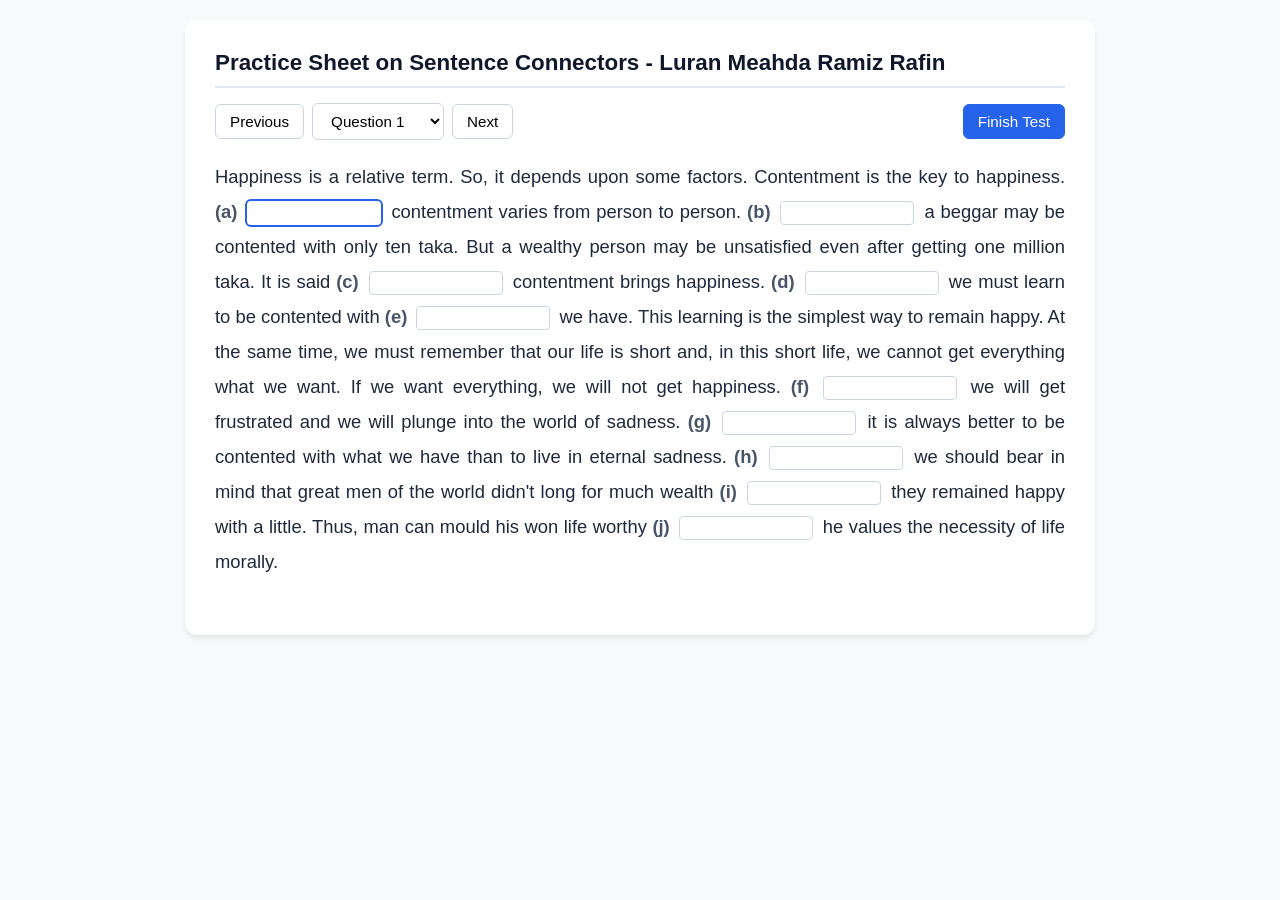
<file: Connector/Practice/index.html>
<!DOCTYPE html>
<html lang="en">
<head>
    <meta charset="UTF-8">
    <meta name="viewport" content="width=device-width, initial-scale=1.0">
    <title>Sentence Connectors Practice - HSC</title>
    <style>
        :root {
            --primary: #2563eb;
            --primary-hover: #1d4ed8;
            --background: #f8fafc;
            --surface: #ffffff;
            --text: #1e293b;
            --border: #cbd5e1;
            --correct: #16a34a;
            --incorrect: #dc2626;
        }

        body {
            font-family: 'Segoe UI', Tahoma, Geneva, Verdana, sans-serif;
            background-color: var(--background);
            color: var(--text);
            margin: 0;
            padding: 20px;
            display: flex;
            justify-content: center;
        }

        .container {
            width: 100%;
            max-width: 850px;
            background: var(--surface);
            padding: 30px;
            border-radius: 12px;
            box-shadow: 0 4px 6px -1px rgb(0 0 0 / 0.1);
        }

        h1 {
            font-size: 1.4rem;
            color: #0f172a;
            margin-top: 0;
            border-bottom: 2px solid #e2e8f0;
            padding-bottom: 10px;
        }

        .toolbar {
            display: flex;
            justify-content: space-between;
            align-items: center;
            gap: 15px;
            margin-bottom: 20px;
            flex-wrap: wrap;
        }

        .nav-group {
            display: flex;
            gap: 8px;
            align-items: center;
        }

        select, button {
            padding: 8px 14px;
            border-radius: 6px;
            border: 1px solid var(--border);
            background: var(--surface);
            font-size: 0.95rem;
            cursor: pointer;
            transition: all 0.2s;
        }

        button:hover {
            background: #f1f5f9;
        }

        .btn-primary {
            background: var(--primary);
            color: white;
            border-color: var(--primary);
        }

        .btn-primary:hover {
            background: var(--primary-hover);
        }

        .passage-box {
            font-size: 1.15rem;
            line-height: 1.9;
            margin-bottom: 25px;
            text-align: justify;
        }

        .connector-input {
            width: 120px;
            padding: 2px 6px;
            margin: 0 4px;
            border: 1px solid var(--border);
            border-radius: 4px;
            font-size: 1rem;
            font-weight: 600;
            color: var(--primary);
            text-align: center;
        }

        .connector-input:focus {
            outline: 2px solid var(--primary);
            border-color: transparent;
        }

        .gap-label {
            font-weight: bold;
            color: #475569;
        }

        .review-word {
            display: inline-block;
            font-weight: bold;
            padding: 0 6px;
            border-radius: 4px;
            margin: 0 2px;
        }

        .word-correct { color: var(--correct); background: #f0fdf4; border: 1px solid #bbf7d0; }
        .word-incorrect { color: var(--incorrect); background: #fef2f2; border: 1px solid #fecaca; text-decoration: line-through; }
        .word-actual { color: var(--correct); font-style: italic; background: #f0fdf4; padding: 0 4px; }

        .modal-overlay {
            position: fixed;
            top: 0; left: 0; width: 100%; height: 100%;
            background: rgba(0,0,0,0.4);
            display: none;
            justify-content: center;
            align-items: center;
            z-index: 1000;
        }

        .modal {
            background: var(--surface);
            padding: 25px;
            border-radius: 8px;
            max-width: 400px;
            width: 90%;
            text-align: center;
            box-shadow: 0 20px 25px -5px rgb(0 0 0 / 0.1);
        }

        .modal-buttons {
            display: flex;
            justify-content: center;
            gap: 15px;
            margin-top: 20px;
        }

        .score-display {
            font-size: 1.25rem;
            font-weight: bold;
            margin: 15px 0 25px 0;
            padding: 12px;
            background: #eff6ff;
            color: var(--primary);
            border-radius: 6px;
            border: 1px solid #bfdbfe;
        }
    </style>
</head>
<body>

<div class="container">
    <h1>Practice Sheet on Sentence Connectors - Luran Meahda Ramiz Rafin</h1>
    
    <div class="toolbar">
        <div class="nav-group">
            <button id="prevBtn" onclick="navigate(-1)">Previous</button>
            <select id="questionSelect" onchange="jumpToQuestion(this.value)"></select>
            <button id="nextBtn" onclick="navigate(1)">Next</button>
        </div>
        <button class="btn-primary" onclick="triggerSubmitPopup()">Finish Test</button>
    </div>

    <div id="exerciseContainer"></div>
</div>

<div class="modal-overlay" id="confirmModal">
    <div class="modal">
        <h3 style="margin-top:0;">Submit Test</h3>
        <p>Do you want to finish the test?</p>
        <div class="modal-buttons">
            <button onclick="closeModal()">Cancel</button>
            <button class="btn-primary" id="modalConfirmBtn" onclick="evaluateTest()">Yes, Finish</button>
        </div>
    </div>
</div>

<script>
    const exercises = [
        {
            id: 1,
            text: "Happiness is a relative term. So, it depends upon some factors. Contentment is the key to happiness. (a) contentment varies from person to person. (b) a beggar may be contented with only ten taka. But a wealthy person may be unsatisfied even after getting one million taka. It is said (c) contentment brings happiness. (d) we must learn to be contented with (e) we have. This learning is the simplest way to remain happy. At the same time, we must remember that our life is short and, in this short life, we cannot get everything what we want. If we want everything, we will not get happiness. (f) we will get frustrated and we will plunge into the world of sadness. (g) it is always better to be contented with what we have than to live in eternal sadness. (h) we should bear in mind that great men of the world didn't long for much wealth (i) they remained happy with a little. Thus, man can mould his won life worthy (j) he values the necessity of life morally.",
            answers: { a: ["However", "But"], b: ["For example"], c: ["that"], d: ["So", "Therefore"], e: ["what"], f: ["At this", "Consequently", "Rather"], g: ["So", "Therefore"], h: ["Besides", "In addition"], i: ["rather"], j: ["if", "when"] }
        },
        {
            id: 2,
            text: "Mobile phone has added a new dimension to our daily life. It has brought the world closer to us. (a), it has made the worldwide communication easier. As a result, we can talk to others, chat with friends and send emails. (b) using social media has become handy with this device. (c) we can capture our special moments. In addition, many other apps help us learn new things. (d), mobile phone can show us the whole world through the Internet. (e), it has been a part and parcel in our life. We cannot go for a single day without using it. Nevertheless, it is not free from defects. It has some negative sides also. (f) excessive use of mobile phone may damage our hearing power. (g), it is a means of wasting time. (h), many crimes are being done with the use of mobiles. (i) harmful radiation from it may cause cancer to the users. Yet, we are not aware of these bad effects. (j). we will fall in health hazard.",
            answers: { a: ["In fact"], b: ["Nowadays", "At present", "Moreover"], c: ["As a result"], d: ["Thus", "In this way"], e: ["So", "Therefore", "Hence", "In fact"], f: ["For example", "Firstly"], g: ["Secondly", "Next"], h: ["Again", "Thirdly"], i: ["Finally"], j: ["Consequently", "As a result"] }
        },
        {
            id: 3,
            text: "There is a proverb that every man is for himself. (a) it does not mean that he will be selfish, (b) only works for himself destroying the rights of others. (c) it means that he will protect his own right, without harming others. He will show love and respect (d) for his relatives and for other fellow beings. (e) sometimes we find some people (f) think of themselves only (g) snatch away other's part. Now, educational institutions don't mould our children's mind with moral lessons. (h) they are busy with how they can produce huge number of citizens with certificates. (i) these men are in their professions, they start thinking of them merely (j) indulge in personal gaining. So, our education needs to make us learn how to be a man for men.",
            answers: { a: ["However", "But"], b: ["and"], c: ["Actually", "In fact", "Rather"], d: ["both"], e: ["Yet", "But", "However"], f: ["who"], g: ["and"], h: ["Rather", "Contrarily"], i: ["When"], j: ["and"] }
        },
        {
            id: 4,
            text: "A thing of beauty is a joy forever. As a matter of fact, a flower is a symbol of beauty and purity. (a) flower cultivation was rare in our country. (b) the scenario has been changed. Nowadays, people cultivate flowers not only for enjoying their beauty but also for earning money. (c) in big cities and towns, many flower shops have flourished and different types of flowers are sold there. (d) the demand of flowers is increasing day by day. (e), they are of great use to us. (f) flowers play an important role in making our mood cheerful and happy. (g), they are used for decorating homes. Moreover, flowers are regarded as a symbol of mourning and tribute to someone. (h) in many popular and social events, flowers are needed for stage or spot decoration. (i), we express our love and affection towards anyone with flowers. (j) flowers are a great source of honey, perfume, medicine and even food. Thus, the use of flowers in our daily life has become wide in different ways.",
            answers: { a: ["Once", "Previously", "In the past"], b: ["At present", "But"], c: ["Recently", "For this reason"], d: ["Now"], e: ["Actually", "Truly speaking"], f: ["For example", "To begin with"], g: ["Traditionally", "Usually"], h: ["In addition", "Even"], i: ["Besides", "Also"], j: ["Most importantly", "Finally", "Undoubtedly"] }
        },
        {
            id: 5,
            text: "Most of the people of Bangladesh are not able to realise the importance of water. (a), millions of liters are wasted every year. While facing pure water crisis, (b) Government campaign may help to reduce unnecessary water consumption. (c) water is a very important resource for various reasons. (d) we need to drink clean water to survive. We need water to keep ourselves clean. (e) without water, we cannot grow crops. (f) we cannot provide animals with food. (g), Government should do more to make people recognize this. As the human population is growing, the climate is changing too. (h), there may not be enough water for everyone in future. (i), water treatment processes cost a lot and use a large amount of electricity. (j) reduced water consumption would save money and electricity for the future. It will reduce greenhouse gas emissions. Therefore we should encourage people to change wasteful habits now before it is too late.",
            answers: { a: ["So", "Therefore"], b: ["only"], c: ["Actually"], d: ["For example"], e: ["Again", "Also"], f: ["Moreover", "Besides", "Finally"], g: ["So", "Therefore"], h: ["Consequently", "As a result"], i: ["Moreover", "However"], j: ["So", "This is why", "In fact", "Actually"] }
        },
        {
            id: 6,
            text: "Unemployment is a great curse. At present, all the countries of the world suffer from the curse. (a) nowhere in the world this problem is so acute as in our country. (b) there are many reasons behind it. (c) our country is industrially backward. (d), our traditional education system is not service-oriented. Thirdly, our students and youths have false sense of dignity. (e) they run after job only. (f) unemployment problem should be removed at any cost. (g) we want to remove it truly, our education system should be changed. And more mills and factories should be established. (h) the educated youth should change their attitude to life. (i) they can work in agriculture field, cultivate fish, grow vegetables, etc. (j) they can start small business. Above all self-employment is a possible solution to this great problem.",
            answers: { a: ["But", "Truly speaking"], b: ["Obviously", "However"], c: ["Firstly", "First"], d: ["Secondly"], e: ["So", "Therefore"], f: ["However", "Anyway"], g: ["If"], h: ["At the same time"], i: ["And", "For instance"], j: ["Moreover"] }
        },
        {
            id: 7,
            text: "Everybody wants to be happy in life. Happiness is a relative term. In fact, it depends upon some factors. (a) contentment is the key to happiness. (b) contentment varies from person to person. (c), a beggar may be contented with only the taka. On the contrary, a wealthy person may be dissatisfied even after getting one million taka. (d) it is said that contentment brings happiness. (e) we must learn to be contented with what we have. (f) this learning is the simplest way to remain happy. Moreover, we must remember that our life is short (g) in this short life, we cannot get everything (h) we want. (i) we want everything, we will not get happiness. (j), we will get frustrated and we will plunge into the world of sadness. So, it is always better to be contented with what we have than to live in eternal sadness.",
            answers: { a: ["First of all", "Firstly", "Mainly"], b: ["However", "But"], c: ["For example", "For instance"], d: ["Hence", "That's why", "For this reason"], e: ["Therefore", "So"], f: ["In fact"], g: ["and", "but"], h: ["that", "which"], i: ["If"], j: ["Rather"] }
        },
        {
            id: 8,
            text: "In life we want to be perfect. But, to attain perfection is impossible (a) man is basically imperfect. (b) we should try to be great. (c) it is not easy to be great because we have to attain certain virtues. First, we should be truthful (d) we have to be honest (e) truthfulness gives rise to many other virtues. (f) honest people are valued everywhere. (g) dishonest people are hated by all. Finally, we can conclude that to be great is more important than to be perfect. (h) the idea of perfection varies from person to person. (i) one's idea of perfection changes (j) learning how to be perfect is basically a lifelong deal. Yet the road to perfection is something that we learn and understand along this journey of life.",
            answers: { a: ["because", "as"], b: ["However", "Rather", "Nevertheless"], c: ["As a matter of fact", "In fact", "But"], d: ["as", "because"], e: ["Also", "Besides"], f: ["because"], g: ["On the other hand", "On the contrary"], h: ["As a matter of fact", "that"], i: ["Again"], j: ["because"] }
        },
        {
            id: 9,
            text: "A journey is always a source of pleasure. (a) a journey by boat is more interesting than any other journey. Since Bangladesh is a land of rivers, it is very easy to enjoy a journey by boat here. During last autumn, our college was closed. (b) it was a suitable time for me to make a journey by boat. Then I proposed to some of my friends to join me and they at once accepted my proposal. (c) we made a plan. (d), we hired a boat and started journey at 11 am. We were very fortunate indeed as the boatman was very expert. (e) the weather was calm and quiet. (f) gentle breeze was slightly pushing the sail. So, we had no trouble during the journey. (g) we had a lot of enjoyment. (h), the boat was dancing on the small waves and it thrilled us a lot. (i), we also enjoyed a 'Bhatiali' song sung by the boatman. (j), we were delighted at the sights on either bank of the river. Finally when the sun was setting, the scene enchanted us very much.",
            answers: { a: ["In fact"], b: ["So", "Therefore", "That's why"], c: ["Then", "Accordingly"], d: ["Next", "First"], e: ["Fortunately", "Also"], f: ["And then", "In addition"], g: ["As a result", "So"], h: ["At that time", "Then"], i: ["At the same time"], j: ["Moreover"] }
        },
        {
            id: 10,
            text: "Teaching is a noble profession. (a) to be a teacher, one must possess some noble qualities too. (b), he should be a student. (c) teaching is related to knowledge, he can't acquire knowledge (d) he is a student. (e) a teacher thinks that he knows everything, he can't be a good teacher. (f) thirst for knowledge is the second best quality of a teacher. (g) a teacher should be a psychologist. Different students have different ways of learning. (h) the teacher needs to teach his students by studying their psychology. Fourthly, a teacher should have good delivery power. (i) his voice should be clear and artistic. Moreover, a teacher should be an actor because he needs to behave according to the classroom situation. And (j) a teacher must be a good human being.",
            answers: { a: ["In order", "So", "Therefore"], b: ["Firstly"], c: ["Since", "As"], d: ["unless"], e: ["If"], f: ["Secondly"], g: ["Thirdly"], h: ["Therefore", "So"], i: ["So", "For this", "Furthermore"], j: ["above all", "finally"] }
        },
        {
            id: 11,
            text: "Honesty is a noble virtue. The man (a) possesses this uncommon quality is the happiest man in the world. Truly speaking, a man should have trustworthiness (b) nobody believes a liar. A liar may prosper for the time being, (c) ultimately he goes to the dogs. (d) we should be honest in our life. It is believed that honesty is the best policy: (e) dishonesty is the sign of downfall. God helps those who are honest. (f) dishonest people are cursed. Childhood is the best time (g) children should be taught honesty. It is seen mat children follow their parents. (h) parents should be honest (i) they should be allowed to mix with those friends who are really honest. (j) parents should tell stories of honest people to children. For example, they can tell the story of honest people from history. Besides, parents should teach children how to distinguish between the right and the wrong. Accordingly, children build up their character. Thus, parents can show the path of honesty to children.",
            answers: { a: ["who"], b: ["because", "as", "since"], c: ["but"], d: ["So", "Therefore"], e: ["On the other hand"], f: ["But"], g: ["when"], h: ["For this reason", "This is why"], i: ["and"], j: ["Moreover"] }
        },
        {
            id: 12,
            text: "Mobile phone is a miracle of modern science. It has brought about a revolutionary development in the arena of communication. (a) it has eliminated distance and promoted human relationship. (b) it helps to promote business. (c) gearing the pace of business, it ensures the smooth growth of economy. (d) it can solve many problems of mathematics. (e) it has become a daily necessity. (f) it is not free from demerits. Certainly, it becomes detrimental to the reckless users (g) the use of mobile phone by the teenagers has to be regulated. (h) they will go to ruin. Hence, if we want to save our young generation, we have to be more vigilant. (i) parents, teachers and neighbors can play positive role in this regard. At the same time, the people who are addicted to wanton use of mobile phone have to be more cautious. (j) they maintain abstinence, it will positively influence their offspring.",
            answers: { a: ["Firstly", "Obviously", "Certainly"], b: ["Secondly", "Besides", "Moreover"], c: ["Apart from", "With a view to"], d: ["On top of this", "Additionally", "Besides"], e: ["Thus", "So", "Therefore", "As a result"], f: ["But", "However"], g: ["So"], h: ["Or", "Otherwise"], i: ["Especially", "Particularly"], j: ["If"] }
        },
        {
            id: 13,
            text: "My name is Amerigo. I am 13 years old (a) live on the street alone. My mother does not live with me. (b) she does not want me. (c) she told me to go away. (d) my mother is separated from my father. Now she is married to another man. Probably she is happy with him. (e) my father lives very far away. (f) I cannot go there. (g) I want to go to him, he doesn't take me either. I begged him to send some money (h) I could buy a bus ticket. I am still waiting (i) he hasn't answered. However, the streets are now my home. I used to do some works (j) collecting trash, selling ice-cream of a owner, etc. I sold ice-cream of the owner but he gave me nothing in return. As a result, I had to starve sometimes. In fact, my life is very hard without my parents.",
            answers: { a: ["and"], b: ["Because", "Besides", "In fact"], c: ["Moreover", "Furthermore", "Rather"], d: ["Unfortunately", "Actually", "In fact"], e: ["On the other hand"], f: ["That's why", "So", "Therefore"], g: ["Though", "Although", "Even if"], h: ["so that", "in order that"], i: ["but", "yet"], j: ["such as", "for example"] }
        },
        {
            id: 14,
            text: "The Internet has transformed the way we live. (a) it has become an integral part of our life. On the other hand, this technology has brought us many benefits, (b), it has many negative sides. (c) the Internet, our communication systems have become much faster and more efficient. (d), we can make bank transactions and pay our bills from home now. (e) the Internet allows us to access health information easily and, (f) saves many lives. (g) our learning opportunities have greatly increased, thanks to digital technologies. (h) the Internet is not an unmixed blessing. (i) its harmful effects far outweigh its benefits. (j) we should take precautions about using this technology. First, we must be careful not to become addicted to Internet browsing. Second, we should keep an eye on our younger family members because there are potential dangers in the virtual world. Besides, online gambling and cyberbullying are very common on the Internet nowadays. So, it can be said that the Internet technology is doing us more harm than good.",
            answers: { a: ["Now", "In fact"], b: ["On the other hand", "On the contrary", "But"], c: ["Due to", "Because of", "By virtue of", "Through"], d: ["For example", "Firstly"], e: ["Besides", "Secondly"], f: ["thus", "definitely"], g: ["In addition", "Thirdly", "Moreover"], h: ["However", "But", "Nevertheless"], i: ["Unfortunately", "Sadly", "In fact"], j: ["So", "Therefore"] }
        },
        {
            id: 15,
            text: "Junk food is very popular nowadays. (a) the children are very much fond of junk food. (b) do we know what junk food actually is? Junk food is such kind of processed food that has been produced for its pungent taste rather than for its health value. (c) it contains high calories, salt, added sugar, saturated fat, etc. (d) its nutritional value is very low. (e) its appearance is very appealing and mouth-watering. So, it can attract anybody. (f) it is harmful for health. (g) it consists of harmful substances, it may lead to a higher risk of obesity, cardiovascular diseases and other chronic health problems. (h) it can also affect brain. Besides, addiction to it may even result in the rejection of healthier foods such as fruits, vegetables, salads, etc. Furthermore, the sugar used in junk food can damage our teeth and skin. (i), we should avoid having junk food. (j) we should remember that health is the root of all happiness.",
            answers: { a: ["Especially", "In fact", "Generally"], b: ["But", "However"], c: ["In fact"], d: ["And", "On the other hand"], e: ["But", "Rather"], f: ["However", "But", "Actually"], g: ["Since", "As"], h: ["Moreover", "Furthermore"], i: ["So", "Therefore"], j: ["Finally", "Above all"] }
        },
        {
            id: 16,
            text: "Self-confidence is essential to attain success in life. (a) a person having self-confidence has won half of the battle. Self-confidence enables a man to prosper by creating some other virtues requisite for success. (b) when a self-confident man fails to attain success, he becomes determined to reach his goal. This determination gives rise to some other virtues in him. (c), he becomes diligent. He does not yield to failure. (d) he endeavours more in the process. (e) he becomes more sincere in his work. (f) he becomes successful. (g) a man devoid of self-confidence stumbles at every step, (h) he loses vitality to go ahead. (i) he does not try once more. (j) he is heard to curse his fortune. But the brave who have self-confidence can have their names enlisted in the list of the greatest men on earth. Indeed, this process has been going on since prehistoric time. So, we must follow the track of the greatest people. Otherwise, we have to be failure in life and lament.",
            answers: { a: ["In fact", "Actually"], b: ["For example"], c: ["Firstly"], d: ["Rather", "Instead", "Moreover"], e: ["Secondly"], f: ["Finally", "As a result", "Eventually"], g: ["On the other hand"], h: ["so", "and", "therefore"], i: ["Therefore", "Consequently"], j: ["Instead", "Rather"] }
        },
        {
            id: 17,
            text: "Time and tide wait for none. (a), no one can stop the onward march of time. (b) it is very important to value our time. Moreover, if time once has gone, we cannot regain it. So, we should not waste a single moment in vain. (c) we should make proper use of every single moment of our life. (d) the students should understand the value of time. But, it is a matter of great regret that some of the students pass away their valuable time in Facebook. (e) they kill their time, (f) they cannot prepare their lessons well. (g) they always have a poor preparation for the examination. (h) they cannot do well in the examination. (i) they do not stop wasting time. (j) they continue to waste their time using different social media sites till it is too late for them.",
            answers: { a: ["In fact", "Therefore"], b: ["So"], c: ["Rather", "Instead"], d: ["Especially"], e: ["In this way", "Thus"], f: ["and"], g: ["As a result", "So"], h: ["Consequently", "So", "And"], i: ["Nevertheless", "Still"], j: ["Rather"] }
        },
        {
            id: 18,
            text: "Time, by its very nature, is fleeting. Time once gone is gone forever. (a) the sincere people realize the value of time: (b) not everyone is aware of the value of time. It is seen that many of us waste time. (c) we realize the significance of lost time when it is too late. (d) we suffer in life, (e), all of us should make the best use of time. Proper time management is the key to success in student life. (f) we find that an ideal student is the one who makes the best use of time. (g) a lazy student fails to make the grade as he kills time. (h) the teachers advise their students not to waste time. (i), they warn the students against their addiction to social networking sites and gaming. Students should follow the advice of their teachers. (j) they will suffer in the long run.",
            answers: { a: ["Only"], b: ["But"], c: ["Unfortunately", "Gradually"], d: ["Thus", "As a result"], e: ["So"], f: ["For example"], g: ["On the contrary"], h: ["That's why"], i: ["Moreover", "Besides"], j: ["Otherwise"] }
        },
        {
            id: 19,
            text: "The greatness of a book depends largely on the acceptability among the readers. (a) we read a book (b) once, we can discover many things in it. (c) basing on one reading, we cannot judge the standard of a book. (d) a book is praised greatly, we have no doubt about the greatness of the book. (e) the first reading we may not understand a book. But if it is read more than once, we will see (f) it was read and praised. So, the great books are those (g) have passed the test of time. The appeal of a great book doesn't decrease. (h) the greatness of the book is newly felt (i) time passes. (j) a great book is widely read and reread by people all over the world.",
            answers: { a: ["If", "When"], b: ["for", "only"], c: ["By", "But", "However"], d: ["When", "If"], e: ["Through", "At", "During", "After"], f: ["why"], g: ["that", "which"], h: ["Instead", "However", "Rather"], i: ["when", "as"], j: ["So", "Therefore", "In fact", "That is why"] }
        },
        {
            id: 20,
            text: "A cyclone is a devastating storm in Bangladesh that moves at a high speed. It causes immense harm to people and property. (a) the inhabitants of coastal regions are the main victims of cyclones. (b) the cyclone of Bangladesh originates from the Bay of Bengal. (c) it is accompanied by thunders and heavy showers. Beforehand unbearable heat is felt for a few days. (d) one day, the sky becomes terribly dark and strong winds begin to blow. (e) a terrible situation is created that lasts for hours. (f) it causes a great havoc causing death to people and other animals. Dwelling houses are blown away. The cyclone is followed by scarcity of food and outbreak of various diseases. (g) the great loss, caused by cyclone can be reduced. (h) prior warning can be given to people using modern technology of weather forecast. (i), people and domestic animals of the cyclone-prone areas can be shifted to cyclone shelters. (j) a quick relief work and medical facilities should be ensured.",
            answers: { a: ["Generally", "Usually", "Specifically", "Especially"], b: ["Actually", "Mainly", "Obviously"], c: ["Moreover", "Also"], d: ["As a result", "Suddenly", "Later"], e: ["Then", "Subsequently", "Ultimately"], f: ["Consequently", "Eventually"], g: ["Actually", "However"], h: ["Firstly"], i: ["Secondly"], j: ["Finally", "Moreover"] }
        },
        {
            id: 21,
            text: "Leisure is the moment (a) a man is totally free from his work. In leisure, a man is (b) free from work but also from worries and tension. It is a time (c) a man is his own master and the mind is relaxed (d) the body is at rest. Our life is full of duties. By performing our duties one after another, it seems (e) our life is an exhausting business. This is, the tragedy of our life that we cannot avoid our work and worries. (f) leisure helps us to break this chain and enable us to refresh ourselves and revive our spirit. Leisure breaks the monotony of existence with a touch of variety. (g) we look into developed countries, we will see that people love to spend their leisure in different ways. They never idle away their leisure time. It is seen that some people love to go for travelling, some enjoy sight-seeing in different places. (h) some people spend their free time playing different types of games. (i) leisure is always a source of joy. (j), everybody should try to find leisure to enjoy it to make the life happy and peaceful.",
            answers: { a: ["when"], b: ["not only"], c: ["when"], d: ["and", "as", "as well as"], e: ["like", "that"], f: ["But"], g: ["If"], h: ["And"], i: ["Therefore", "Thus"], j: ["Thus", "To sum up", "So", "Therefore"] }
        },
        {
            id: 22,
            text: "Health is the root of all happiness, can be enjoyed taking adequate care of body and mind. People (a) are always under mental stress and suffer from anxieties cannot enjoy a good health. (b) to enjoy good health, it is also necessary to keep our mind sound. Doctors say that simple and carefree life is more conducive to health. Many people, (c), are not aware of health rules. They (d) take physical exercise (e) take proper food. (f), a huge number of people of our country live below poverty line. They cannot afford to eat good food. (g) they cannot enjoy good health. (h) awareness about health rules and following them are very important in maintaining good health. (i) only healthy people can contribute to the national development. (j) we must be careful of our health.",
            answers: { a: ["who"], b: ["So"], c: ["however"], d: ["neither"], e: ["nor"], f: ["In fact", "Moreover"], g: ["So", "Consequently"], h: ["In fact"], i: ["Because"], j: ["So", "Therefore", "Hence"] }
        },
        {
            id: 23,
            text: "Early rising is one of the best habits (a) a man can posses. The benefits of early rising are many. (b) if we get up early, we get enough time to work. (c) we can enjoy the fresh air of the morning which refreshes our body and mind. (d), we can take some exercises or a walk. (e) in the morning nature smiles with colourful flowers and chirping of birds. (f) early rising takes us to close contact with wonderful world of nature. (g) if we do not get up early in the morning, we will suffer a lot. (h) we do not have enough time to do our work. (i), we cannot finish our work in time. (j) late rising from bed tells upon our health. So, we should make a habit of early rising.",
            answers: { a: ["that"], b: ["Firstly", "First"], c: ["Secondly"], d: ["Thirdly"], e: ["Besides", "Moreover"], f: ["Thus", "So"], g: ["On the contrary", "Contrarily", "On the other hand"], h: ["Firstly"], i: ["Secondly"], j: ["Thirdly"] }
        },
        {
            id: 24,
            text: "Scientists have always wondered (a) there is life anywhere out in the space. They have joined together in a major project called the communication with Extra Terrestrial Intelligence (b) seeks to establish contact with any other living beings in the universe. They are beaming out radio signals into the space. It was thought (c) there exists life on Mars. (d) two Viking spacecrafts (e) landed on Mars in 1976 did not provide much evidence of life there. The pictures sent by them showed that the Mars has a sky (f) the sky is red instead of a blue one like ours. Its gravity is about half (g) strong (h) that of Earth. The atmosphere is also much thinner than our planet. It has deserts, high mountains, canals, volcanoes, craters, etc. as well as summer and winter. (i) there are no trees, (j) life forms.",
            answers: { a: ["whether", "if"], b: ["which"], c: ["that"], d: ["But"], e: ["that", "which"], f: ["however", "but"], g: ["as"], h: ["as"], i: ["But"], j: ["let alone"] }
        },
        {
            id: 25,
            text: "Once there lived a grasshopper and an ant. The ant was hard working. (a), the grasshopper was lazy. (b) he idled away his time dancing and sleeping. (c) he sometimes advised the ant not to work so hard. (d) the ant paid no need to the grasshopper. (e) he continued to work hard gathering food for the coming winter. (f) winter came, covering everything with snow. The surface of the earth went under the snow-cover. (g), the grasshopper could not find any food. (h), he had nothing in stock. (i), he went to the ant for help. The ant gave him some food for the day. (j), the long winter was ahead, and the grasshopper was really worried about his survival.",
            answers: { a: ["But", "On the other hand", "On the contrary", "Conversely"], b: ["That's why", "So", "Therefore", "Hence"], c: ["Moreover", "Besides", "Furthermore"], d: ["But", "However", "Anyway"], e: ["Rather", "Instead", "Thus"], f: ["Then", "As usual", "Eventually", "Meanwhile", "At last"], g: ["That is why", "As a result", "Consequently", "As a consequence", "So"], h: ["Moreover", "Besides", "Unfortunately"], i: ["So"], j: ["Eventually", "Thus", "Finally"] }
        },
        {
            id: 26,
            text: "The old sailor spoke so strangely (a) the guest stood still. The feast began (b) the guest could hear the music and laughter, (c) for some reasons he could not join the others. The old man told him about his last journey on the sea. They had sailed away to the south (d) they had arrived in the cold grey sea. (e) the sea was frozen. (f) the ice was all around them. The big sails opened wide (g) the strong wind blew them quickly through the icy waters. The weather was very cold. (h) there were no birds and animals in that snow covered country. But one day the sailors saw an albatross flying towards the ship. All men were very pleased to see it and they gave it food and water. It came to the ship every day (i) they called it. (j) one day, the old sailor killed the bird and after that everyone had to undergo terrible sufferings.",
            answers: { a: ["that"], b: ["and"], c: ["but"], d: ["until"], e: ["Moreover", "Naturally", "Even"], f: ["Again", "And", "Besides"], g: ["and", "as"], h: ["So", "Therefore", "And", "Hence"], i: ["when", "whenever"], j: ["Unfortunately", "But"] }
        },
        {
            id: 27,
            text: "Air is an important element of our environment. (a), clean air is essential for our life. (b) air is polluted in many ways. (c) one thing that pollutes air is smoke. Smoke is produced from different sources. (d) we make fire to cook food and it creates smoke. (e) buses and trucks plying in the roads emit smoke. (f) the burning of coal in the railway engine also produces smoke. (g) the mills and factories also produce a huge amount of smoke. (h) we melt tar for road constructions which produces black smoke. (i) all these smokes mix with the air and pollute it. (j), smoke from different sources is causing serious harm to our environment.",
            answers: { a: ["Indeed", "Actually", "In fact", "Undoubtedly", "Certainly"], b: ["However"], c: ["For example", "As a matter of fact", "Certainy"], d: ["First", "Firstly"], e: ["Second", "Secondly"], f: ["Besides", "Likewise"], g: ["Third", "Thirdly", "Moreover"], h: ["In addition", "Moreover", "Furthermore"], i: ["As a result", "Consequently", "Ultimately", "Then"], j: ["So", "Thus", "Therefore"] }
        },
        {
            id: 28,
            text: "Drug addiction is a great curse of the present world. (a) a few things were used as drugs. (b) the number of drugs has increased. (c) cocaine, marijuana, opium, heroin, morphine, etc. (d), offer another world to the addicted ones. (e) they do not know that this addiction destroys the inner part of the body of addicted persons. (f) why do many people take drugs? The reasons are many. (g) some people are tempted by their so-called friends to have a taste of a drug. (h) they are trapped forever. (i), some people take drugs to forget the frustration of their life. (j) those who become drug addicts, cannot live a normal life.",
            answers: { a: ["Previously", "In the past"], b: ["Nowadays", "Recently", "However", "On the contrary", "Gradually", "At present"], c: ["For example", "For instance"], d: ["All these"], e: ["But", "Unfortunately"], f: ["However", "Yet", "Then", "Still", "Any way"], g: ["Firstly", "Often"], h: ["Secondly", "But"], i: ["Thirdly", "Moreover"], j: ["Consequently", "Eventually", "At last", "Finally"] }
        },
        {
            id: 29,
            text: "Mobile phones are one of the most commonly used gadgets in today's world. (a) mobile phones have made our life easy and convenient. (b) they are a blessing till we use them judiciously, (c) they are very beneficial, they have some disadvantages. (d) excessive use of the device acts as a barrier to quality communication. (e), mobile phones waste a lot of time. (f), they are the causes of many ailments such as weak eyesight, strain on brain, headaches, dry eyes, sleeplessness and more (g) they have created a lack of privacy in people's lives. (h), we see how the device is both a boon and a bane. (i) we must not let mobile phones control our lives. (j) we must know when to draw the line.",
            answers: { a: ["In fact", "Actually", "At present"], b: ["However", "Besides"], c: ["Though", "Although", "However"], d: ["For example"], e: ["Moreover", "Also"], f: ["At the same time", "Moreover"], g: ["Besides", "Furthermore"], h: ["Thus"], i: ["For this reason", "So", "Therefore", "Hence", "Thus"], j: ["So", "Besides", "Likewise", "In the same way", "Similarly"] }
        },
        {
            id: 30,
            text: "We want success (a) prosperity in life. (b) we do not do what are needed in achieving these. (c) without want to make our life glorious, we must follow some rules. (d), we have to be industrious. (e) we should be sincere in our activities. Some people think that hard work, success in life is impossible. (f) good luck is at the root of all achievements in life. (g) to them nothing is further from truth than it. (h) every success in life depends totally on our activities. (i) we spend time in idleness, we must suffer. (j) we should be honest in life because this virtue helps us greatly to gain our goal.",
            answers: { a: ["and", "as well as"], b: ["But", "Yet", "However", "Still", "Unfortunately"], c: ["If"], d: ["First of all", "Firstly", "For example"], e: ["Indeed", "Actually", "In fact"], f: ["So", "Therefore", "Secondly"], g: ["But", "According"], h: ["Actually", "In fact", "Truly speaking", "No doubt"], i: ["If"], j: ["Besides", "Therefore", "That's why"] }
        },
        {
            id: 31,
            text: "Trees are a vital part of our environment. (a) they bear a great impact on the climate. (b), we are not kind and careful about them. (c) we destroy trees at random. (d) one day the country will bear the consequence of greenhouse effect. (e) ours is an agricultural country, our economy depends on agriculture. (f) trees play a vital role on our climate. (g) trees keep the soil strong and protect it. (h) trees save us from flood and many other natural calamities. (i) trees provide us with timber which is of great use specially in construction works and for making furniture. (j) trees are our best friends.",
            answers: { a: ["In fact", "Naturally"], b: ["Unfortunately", "But", "However"], c: ["Rather", "Instead", "On the other hand"], d: ["As a result", "So", "Consequently"], e: ["Since", "As"], f: ["So", "Moreover"], g: ["For example", "For instance"], h: ["At the same time", "Besides"], i: ["Moreover", "In addition"], j: ["So", "Thus", "Therefore"] }
        },
        {
            id: 32,
            text: "Unemployment is a great problem in our country. (a), it is the burning question of the day. (b) almost all the countries of the world suffer from the curse of unemployment problem. (c) Bangladesh is the worst sufferer of this so-called problem. (d) nowhere in the world this problem is so acute as in our country. (e) there are many reasons behind it. (f) our country is industrially backward. (g) our system of education fails to give a student an independent start of life. (h), it has little provision for vocational training. (i), our students and youths have false sense of dignity. (j) they run after jobs blindly.",
            answers: { a: ["In fact", "Actually", "Really"], b: ["At present", "Now"], c: ["But", "However"], d: ["It is true that", "Truly"], e: ["Obviously"], f: ["Firstly", "First"], g: ["Secondly"], h: ["Thirdly"], i: ["In addition", "Moreover", "Besides"], j: ["This is why", "That is why", "Hence", "So"] }
        },
        {
            id: 33,
            text: "We must be aware of the dangers of smoking. It is harmful to us in various ways. It causes various diseases (a) blood pressure, heart attack, bronchitis, cancer, etc. (b) it pollutes air. (c) smoking causes harm to (d) the smokers (e) the non-smokers who remain by them. (f) we should give up smoking. (g) it is (h) great an addiction to get rid of. (i) nothing is impossible for us. (j) we are determined to give up it, we can certainly do it.",
            answers: { a: ["such as", "like"], b: ["At the same time"], c: ["Besides", "Moreover"], d: ["both", "not only"], e: ["and", "but also"], f: ["So", "Therefore"], g: ["However", "But"], h: ["too", "so"], i: ["Yet"], j: ["If"] }
        },
        {
            id: 34,
            text: "Education is essential in our life. (a) we are not properly educated, we cannot live an honourable life in society. It teaches us (b) how to earn but also how to spend. (c) it teaches (d) to live in amity with others in society. (e), we must get proper education. (f) we should bear in mind (g) education is not only what we learn at educational institutions but also (h) we learn outside these institutions. (i) education is a lifelong process. It begins just after our birth (j) ends only in death.",
            answers: { a: ["If"], b: ["not only"], c: ["In fact"], d: ["how"], e: ["So"], f: ["On the other hand"], g: ["that"], h: ["what"], i: ["In fact", "In brief"], j: ["and"] }
        },
        {
            id: 35,
            text: "We should always keep in mind (a) all kinds of physical exercises are not suitable for all. (b) different people have different capacities. (c) harder exercise (d) wrestling and gymnastics are suitable for young people (e) they have energy to perform them. Weaker and old people should take the milder exercise (f) walking, jogging and free hand exercise. Over exercise never does good (g) it breaks down the health. (h), we should always take those exercises (i) would suit us. Physical exercise is important for the preservation of good health. It (j) builds our character.",
            answers: { a: ["that"], b: ["Because"], c: ["For example", "For instance"], d: ["like"], e: ["as", "since", "because"], f: ["such as"], g: ["rather"], h: ["So"], i: ["which", "that"], j: ["also"] }
        },
        {
            id: 36,
            text: "Many people think that money can do everything in life. (a) it is a must for our life, it is not the thing that necessarily brings happiness. (b) it is absolutely a psychological matter. The person who is contented with what he gets and (c) he has is really happy. Money can do something with happiness (d) it cannot give us happiness. (e) we can see that the richest men of our society are not the happiest men. (f) they lead a life burdened with cares and anxieties (g) pass sleepless nights. (h), there are a large number of poor men (i) are happy and enjoy a sound sleep. (j) money cannot ensure happiness.",
            answers: { a: ["Though"], b: ["Actually", "In fact", "Indeed"], c: ["what"], d: ["but"], e: ["So", "Therefore"], f: ["Instead", "Rather"], g: ["and"], h: ["On the other hand"], i: ["who"], j: ["Hence", "So", "Therefore"] }
        },
        {
            id: 37,
            text: "Man is a social being. (a) man cannot live alone. (b) man has been living together from time immemorial. Living in society is not an easy task. We have to follow certain rules and regulations of the society. (c) we should be cooperative. (d) we must help others when they are in need. (e), we have to be careful not to hurt others by our words or activities. (f), we must control our emotions and behave rationally towards others. (g), we should not think and live only for us. (h), we should always think and work for the betterment of the society. (i) we should remain prepared to sacrifice our lives for the greater interest of the society. (j) sacrificing our lives for the society makes us immortal.",
            answers: { a: ["So"], b: ["In fact"], c: ["Firstly"], d: ["That is to say", "In other words"], e: ["Secondly"], f: ["Besides", "So"], g: ["Thirdly"], h: ["Rather", "Instead"], i: ["Finally"], j: ["In fact", "Thus"] }
        },
        {
            id: 38,
            text: "Honesty is a noble virtue. The man possessing this invaluable quality is the happiest man on earth, (a) To be honest, a man should have trustworthiness. (b) nobody trusts a liar. A liar may prosper for the time being. (c) he goes to the dogs. (d) we should be honest. It is said that honesty is the best policy. (e) dishonesty is the sign of downfall. God helps those who are honest. (f) dishonest people are cursed. (g) children should be taught honesty from childhood. It is widely observed that children follow their parents. (h) parents should be honest and upright in their business of life. (i) children should be allowed to mix with those friends who are honest. (j) they can mould their characters.",
            answers: { a: ["indeed", "no doubt"], b: ["Because"], c: ["But consequently"], d: ["So", "Therefore"], e: ["On the other hand", "Whereas"], f: ["On the contrary"], g: ["So", "Therefore", "That is why"], h: ["In this connection", "As a matter of fact", "Hence"], i: ["Besides", "Moreover", "In addition"], j: ["Thus", "In this way"] }
        },
        {
            id: 39,
            text: "Water is a vital element of the environment (a) this element is polluted in many ways. (b), farmers use chemical fertilizers and insecticides in their field. (c) rain and flood wash away these chemicals, they get mixed with water in rivers, canals and ponds (d) pollute it. (e), mills and factories throw their poisonous chemicals and waste product into water. (f) water vehicles also pollute water by dumping food waste and human waste into it. (g) insanitary latrines and unsafe drains also contribute to water pollution. Water is called life. (h) we cannot allow this pollution to continue. We have to raise an awareness about it. (i) laws should be enforced strictly. (j) we fail to check water pollution, we will suffer.",
            answers: { a: ["but"], b: ["Firstly", "First"], c: ["When", "As"], d: ["and"], e: ["Secondly", "Second", "Besides"], f: ["Thirdly", "Third"], g: ["In addition", "Besides", "Moreover"], h: ["That's why", "So", "Therefore"], i: ["In this respect", "Above all"], j: ["If"] }
        },
        {
            id: 40,
            text: "A lion was drinking water from a brook. (a) a lamb was also drinking water from the downstream of the same brook. The lion saw the lamb and decided to devour it. (b) he was thinking about how to accomplish his evil design. (c) he hit upon a plan. (d) the lion complained that the lamb was disturbing him by muddying water. But the lamb said that he was drinking water from downstream. (e) the questions of muddying water on his part did not arise here. (f) the lamb argued that it was the lion that was muddying the water for him as he was drinking water upstream. (g) the lion retorted that the lamb spoke ill of him a years ago. (h) the lamb said that he was not born a year ago. The lion grew into a rage. (i) he said that perhaps his father spoke ill of him last year. (j) the lion had the right to take revenge and kill the lamb.",
            answers: { a: ["Incidentally"], b: ["So"], c: ["Then"], d: ["At first"], e: ["So"], f: ["Instead"], g: ["Then"], h: ["Again"], i: ["Therefore"], j: ["So"] }
        },
        {
            id: 41,
            text: "Bangladesh is mainly an agricultural country. (a), her economy and prosperity depend on agriculture. (b) our agriculture depends on the mercy of nature. (c), if there is sufficient rain, people can plough their lands and sow seeds in time. (d), they can reap a good harvest. (e) if it does not rain in time, the farmers cannot grow the crops easily and they do not have good harvest. (f), without water our agriculture is lifeless. The rain is not always beneficial to our agriculture. (g), sometimes it rains so much that it causes floods. (h) our crops go under water and most often, they are totally destroyed. (i) the farmers who constitute the most part of our professional people, lose everything. (j), we can safely conclude that our economy depends on rain.",
            answers: { a: ["So"], b: ["Again", "But"], c: ["Hence"], d: ["As a result"], e: ["But", "On the other hand"], f: ["True that", "In fact"], g: ["For example", "For instance"], h: ["That's why", "As a result"], i: ["Consequently"], j: ["Therefore"] }
        },
        {
            id: 42,
            text: "The gifts of science are uncountable. (a) we cast our eyes, we see the wonders of science. Satellite TV channels are the means through (b) we can see and hear the events (c) are happening all over the world. (d) today we have specialized satellite channels on almost every interest. (e) people now have more choices and more freedom about television programmes. Satellite channels help us a lot by reporting on climatic conditions of different parts of the world. (f), we can be aware of storms, cyclones and tidal bores. (g) satellite channels are helping us to a great extent to enrich our own culture and tradition. (h) satellite channels are playing a favourable role, it is (i) doing harm to our young and new generation. (j) still we cannot deny the immense benefits we are getting from satellite channels.",
            answers: { a: ["Wherever"], b: ["which"], c: ["that"], d: ["In fact", "Really"], e: ["Therefore"], f: ["Thus"], g: ["In addition", "Moreover", "Besides"], h: ["Although", "Though"], i: ["also"], j: ["But"] }
        },
        {
            id: 43,
            text: "Time is a special resource that you cannot store or save for future use. (a) it is managed properly to gain success. The skills of managing time properly are called time management skills. (b) these skills are necessary for job hunting and career success. (c) it is essential to improve these skills. (d) there are several useful strategies that can be used to improve your time management skills. (e) have clear goal in mind. (f) set up your priorities. (g) block out time for your high priority activities first and protect that time from interruptions. (h) set a deadline to do them and try your best to stick to it. (i) your skills will help you avoid stress in completing any work successfully. (j) reward yourself when the job is done.",
            answers: { a: ["So", "But"], b: ["And"], c: ["This is why", "For this reason"], d: ["However"], e: ["First"], f: ["Secondly"], g: ["Thirdly"], h: ["Then"], i: ["In fact"], j: ["Thus", "In this way"] }
        },
        {
            id: 44,
            text: "Recreation means refreshment of body (a) mind. It denotes anything (b) pleasantly occupies one's time (c) work is done. Tension, (d) implies a disturbed state of things as contradistinguished from peaceful conditions. (e) life has now become tremendously complicated. (f), everybody has fallen a victim to tension. Tension may arise and abide in the mind of a man (g) he gets into the grip of mental strain and excitement. This is a state of continuous anxiety (h) eats into his vitals and causes him many serious problems (i) high blood pressure and heart disease. (j), we must not forget that we should try to live a tension-free life by resorting to adequate recreational activities of innocent nature.",
            answers: { a: ["and"], b: ["that"], c: ["after"], d: ["on the other hand"], e: ["However"], f: ["As a result"], g: ["when"], h: ["which"], i: ["including"], j: ["So"] }
        },
        {
            id: 45,
            text: "A person (a) strongly supports and is ready to defend his country is a patriot. The feelings (b) the qualities of a patriot are known as patriotism. (c) the future of the country depends on its rulers. (d) the rulers are true patriot, they think of the interests of the country and the people. (e) there are some false patriots. They always like to take undue advantage of the situation. They are men of no principle and character (f) they have no high sense of morality and sacrifice. (g) people are the enemies of the nation. (h) a patriot thinks (i) of the national interest (j) of the international brotherhood.",
            answers: { a: ["who"], b: ["and"], c: ["In fact"], d: ["If"], e: ["But"], f: ["Even"], g: ["Such"], h: ["On the other hand"], i: ["not only"], j: ["but also"] }
        },
        {
            id: 46,
            text: "Tension means mental, emotional (a) nervous strain. Almost the people of all walks suffer from tension in life. There are many reasons of tension. (b) the aim of the people is now very high, which is unattainable. He faces many difficulties to reach his destination. (c) this tendency puts him into tension. (d) the man obsessed with tension cannot perform his assigned duties in time and properly. (e) because of tension, he becomes ill-tempered (f) shows a sign of arrogance (g) tells upon his personal image. (h) a man can easily avoid tension. But how? Simple living and thinking is the best way of life. (i) we should be contented with (j) we have.",
            answers: { a: ["or"], b: ["For example"], c: ["In fact"], d: ["As a result"], e: ["Moreover"], f: ["and"], g: ["which"], h: ["Nevertheless", "However"], i: ["So"], j: ["what"] }
        },
        {
            id: 47,
            text: "The thing (a) makes the world most worried is environment pollution. Our environment comprises the elements (b) surround us. Air, water, the sun, the moon, weather, climate (c) everything fall under the category of environment. (d) this environment is polluted and makes us too much worried. Viewing the present pollution around the world it seems (e) there lies the universal conflict between nature and man. Nature is used for serving the purpose of man. (f) it is antagonistic to man. Nature is, (g) wild and destructive to humans. (h) in course of time, population increases and scientific inventions also get increased. (i) human habitations, mills and factories have been increased. So, (j) all the species living in the world are in danger because of the toxic environment.",
            answers: { a: ["which"], b: ["that"], c: ["and"], d: ["But"], e: ["that"], f: ["Again"], g: ["at times"], h: ["But"], i: ["As a result"], j: ["undoubtedly"] }
        },
        {
            id: 48,
            text: "Soil is necessary for life (a) most of our foods come from soil. It is true (b) some of us eat meat. (c) meat comes from animals that live on plants (d) again grow on soil. (e) we do not give food to soil, plants will become weak. (f) natural and inorganic manure are necessary for cultivation. (g) compost manure is widely used in cultivation. (h) agriculture scientists discourage the farmers to use pesticides, (i) they opt for a method of catching pests in traditional way. (j) it is not so popular.",
            answers: { a: ["because", "as"], b: ["that"], c: ["But"], d: ["which"], e: ["If"], f: ["Both"], g: ["Nowadays"], h: ["But"], i: ["rather"], j: ["However", "Unfortunately"] }
        },
        {
            id: 49,
            text: "Gender discrimination in Bangladesh begins at birth. Most parents want to have children (a) they can, when they are older, supplement their family income and for help with the domestic work. In the existing socio-economic set-up, male children are best suited to this purpose. (b) girls are born to an unwelcome world. (c) they are assigned, (d) confined to domestic chores. Some of these girls may be at school. But all their work-domestic or academic stops (e) they are married off which is the prime concern of the parents about their daughters. (f) they are ill-treated by the in-laws (g) they fail to fulfill their demands. They have to do (h) the members of the in-law family want and (i) they want. (j) the girls can contribute a little to the socio-economic development of the nation.",
            answers: { a: ["so that"], b: ["Unfortunately", "In fact"], c: ["Truly"], d: ["rather"], e: ["as soon as"], f: ["However", "But"], g: ["if"], h: ["whatever"], i: ["as"], j: ["So"] }
        },
        {
            id: 50,
            text: "There are a good number of reasons why students in Bangladesh fail in English. (a), English is a foreign language. (b) students have no good feeling with English. (c) teaching a foreign language becomes very difficult when the learners are not mentally prepared to receive it. (d) a teacher of English can hardly find out a technique suitable for all. (e), they fail to make the language learning interesting. (f) the motto of the questions in public examinations inspires memorizing rather than learning the language. (g) students can be successful in English if teachers are trained well. Students should be encouraged to learn four skills of language. The four skills of language are speaking, listening, reading, and writing. Every teacher should put emphasis on the four skills of language. (h), they should give importance to communicative approach. (i) spontaneous communication of a language helps one learn it easily. (j) every student should be involved in communicative approach.",
            answers: { a: ["Firstly"], b: ["Secondly"], c: ["Thirdly"], d: ["Fourthly"], e: ["As a result"], f: ["Besides"], g: ["However"], h: ["Most importantly"], i: ["Additionally"], j: ["Lastly"] }
        },
        {
            id: 51,
            text: "Man's life is short (a) in the short span of life (b) someone utilizes his time properly, he can make his life meaningful. (c) if a man is careless about time, he can never succeed in life. From the creation of the universe, time has started his journey never to stop. (d) if someone wants to do some work, he has to utilize time. The great men of the world have used their time properly. (e) it is their proper uses of time by (f) they have become ever memorable. Nothing can be more harmful (g) the wastage of time. (h) killing time is similar to committing suicide. (i) a man wastes his time, he can do nothing valuable in life. He must find the meaning of his life by doing something valuable for his fellow being. (j) contribution everyone must use his time properly.",
            answers: { a: ["but"], b: ["if"], c: ["On the other hand"], d: ["Therefore"], e: ["In fact"], f: ["which"], g: ["than"], h: ["Truly speaking"], i: ["If"], j: ["In order to"] }
        },
        {
            id: 52,
            text: "Education is essential for any kind of development. (a) no development is possible without education. (b) most of the people in Bangladesh are illiterate. (c), most of the people here live below the poverty line. (d) they cannot afford to send their children to school. The uneducated have no knowledge of health and sanitation. (e), they are not aware of population control. (f) they are not aware of what is right and what is wrong for them. (g), they are to suffer a lot. (h) if they were educated, they could live a healthy and pleasant life. (i) education should be ensured for all. (j) the people will be a great burden on the nation.",
            answers: { a: ["In fact", "Actually"], b: ["But"], c: ["Moreover"], d: ["Therefore"], e: ["Besides"], f: ["Even"], g: ["As a result"], h: ["But"], i: ["So"], j: ["Otherwise"] }
        },
        {
            id: 53,
            text: "Once there lived a good number of frogs in a pond. On a rainy day, they were in a joyous mood. (a) they started playing. (b) there were only a few of them. (c) almost all the frogs joined the play. (d) the young ones were very enthusiastic. They jumped into, the air and then dived into the water. (e) some of them began to sing in a loud voice. (f) they were really wonderful to watch on. (g), some boys were passing by the pond. One of them proposed to hit the frogs with stones in order to have some fun. (h) they started throwing stones at the frogs. (i), some of the frogs got injured and some of them were killed, but the boys did not stop their cruel game. (j) they continued throwing stones at the innocent frogs.",
            answers: { a: ["So", "Therefore"], b: ["But"], c: ["However"], d: ["Especially"], e: ["Besides", "In addition", "Moreover"], f: ["To speak the truth"], g: ["At that time"], h: ["Accordingly"], i: ["As a result"], j: ["Rather"] }
        },
        {
            id: 54,
            text: "There is a wise saying that \"A stitch in time saves nine\". (a) the value of timely action is great. (b), it saves much labour and time and (c) prevent loss. (d) if work of today is put off for tomorrow, the load of work of tomorrow will be very heavy (e) that will demand a hurried action. We know very well that hurry spoils the curry. Works done in hurry is not well done and hurry (f) does not lessen the volume of work, (g) increases it. (h) delay sometimes complicates the action. (i) it becomes impossible to do the task. (j) we should take timely and prompt actions to avoid any difficulty in doing our respective duties.",
            answers: { a: ["In fact"], b: ["Moreover"], c: ["also"], d: ["Truly speaking"], e: ["and"], f: ["in any way"], g: ["rather"], h: ["Besides"], i: ["In that case"], j: ["Therefore"] }
        },
        {
            id: 55,
            text: "Scientists have recently reported (a) the polar ice caps are melting. This is (b) a rise in atmospheric temperatures known (c) the \"Greenhouse Effect\". According to Melvin, (d) won Nobel Prize for earlier research, the carbon dioxide is primarily responsible for temperature rise in the atmosphere. The carbon dioxide is given off (e) coal and oil are burnt. This gas accumulated in the north (f) south poles is melting (g) may (h) lead to rise in sea levels (i) could flood many areas of the world, (j) we take measures to stop the ice melting, it may take years to control the rise in sea levels.",
            answers: { a: ["that"], b: ["due to"], c: ["as"], d: ["who"], e: ["if", "when"], f: ["as well as"], g: ["and"], h: ["eventually"], i: ["which"], j: ["Although", "Though", "If"] }
        }
    ];

    let currentIdx = 0;
    let isEvaluated = false;
    let userAnswers = {};

    function init() {
        const selector = document.getElementById('questionSelect');
        selector.innerHTML = exercises.map((ex, i) => `<option value="${i}">Question ${ex.id}</option>`).join('');
        renderQuestion();
        
        window.addEventListener('keydown', function(e) {
            if (e.key === 'Enter') {
                const modal = document.getElementById('confirmModal');
                if (modal.style.display === 'flex') {
                    evaluateTest();
                } else {
                    triggerSubmitPopup();
                }
            }
        });
    }

    function renderQuestion() {
        isEvaluated = false;
        const container = document.getElementById('exerciseContainer');
        const ex = exercises[currentIdx];
        document.getElementById('questionSelect').value = currentIdx;

        let processedText = ex.text;
        const alphabet = ['a','b','c','d','e','f','g','h','i','j'];
        
        alphabet.forEach(letter => {
            const pattern = new RegExp(`\\(${letter}\\)`, 'g');
            const savedVal = userAnswers[`${currentIdx}_${letter}`] || '';
            processedText = processedText.replace(pattern, 
                `<span class="gap-label">(${letter})</span> <input type="text" class="connector-input" data-letter="${letter}" value="${savedVal}" oninput="saveAnswer('${letter}', this.value)">`
            );
        });

        container.innerHTML = `<div class="passage-box">${processedText}</div><div id="scoreBox"></div>`;
        setupInputNavigation();
    }

    function saveAnswer(letter, val) {
        userAnswers[`${currentIdx}_${letter}`] = val;
    }

    function setupInputNavigation() {
        const inputs = Array.from(document.querySelectorAll('.connector-input'));
        inputs.forEach((input, index) => {
            input.addEventListener('keydown', (e) => {
                if (e.key === 'ArrowRight' && index < inputs.length - 1) {
                    inputs[index + 1].focus();
                }
                if (e.key === 'ArrowLeft' && index > 0) {
                    inputs[index - 1].focus();
                }
            });
        });
        if(inputs.length > 0) inputs[0].focus();
    }

    function navigate(step) {
        let target = currentIdx + step;
        if (target >= 0 && target < exercises.length) {
            currentIdx = target;
            renderQuestion();
        }
    }

    function jumpToQuestion(idx) {
        currentIdx = parseInt(idx);
        renderQuestion();
    }

    function triggerSubmitPopup() {
        document.getElementById('confirmModal').style.display = 'flex';
        document.getElementById('modalConfirmBtn').focus();
    }

    function closeModal() {
        document.getElementById('confirmModal').style.display = 'none';
    }

    function evaluateTest() {
        closeModal();
        if(isEvaluated) return;
        isEvaluated = true;

        const ex = exercises[currentIdx];
        const alphabet = ['a','b','c','d','e','f','g','h','i','j'];
        let correctCount = 0;
        let processedText = ex.text;

        alphabet.forEach(letter => {
            const rawUserVal = userAnswers[`${currentIdx}_${letter}`] || '';
            const userVal = rawUserVal.trim().toLowerCase();
            const validOptions = ex.answers[letter].map(a => a.trim().toLowerCase());
            
            let displayHTML = '';
            if (validOptions.includes(userVal)) {
                correctCount++;
                displayHTML = `<span class="review-word word-correct">${rawUserVal}</span>`;
            } else {
                const incorrectSpan = userVal ? `<span class="review-word word-incorrect">${rawUserVal}</span> ` : '';
                displayHTML = `${incorrectSpan}<span class="review-word word-actual">${ex.answers[letter].join(' / ')}</span>`;
            }

            const pattern = new RegExp(`\\(${letter}\\)`, 'g');
            processedText = processedText.replace(pattern, `<span class="gap-label">(${letter})</span> ${displayHTML}`);
        });

        const totalPoints = correctCount * 0.5;
        const container = document.getElementById('exerciseContainer');
        
        container.innerHTML = `
            <div class="score-display">Evaluated Score: ${totalPoints.toFixed(1)} / 5.0 marks (${correctCount}/10 correct items)</div>
            <div class="passage-box">${processedText}</div>
        `;
    }

    window.onload = init;
</script>

</body>
</html>
</file>
<file: Completing Sentence/style.css>
/*==========================================
GENERAL
==========================================*/

*{
margin:0;
padding:0;
box-sizing:border-box;
}

html{
scroll-behavior:smooth;
}

body{

font-family:'Inter',sans-serif;

background:
radial-gradient(circle at top left,#c7e2ff 0%,transparent 28%),
radial-gradient(circle at bottom right,#dbeafe 0%,transparent 30%),
linear-gradient(180deg,#edf4ff,#ffffff);

color:#1e293b;

line-height:1.7;

min-height:100vh;

}

/*==========================================
BACKGROUND
==========================================*/

.background-blur{

position:fixed;

border-radius:50%;

filter:blur(100px);

opacity:.35;

z-index:-2;

}

.blur1{

width:380px;

height:380px;

background:#60a5fa;

top:-150px;

left:-100px;

}

.blur2{

width:320px;

height:320px;

background:#93c5fd;

bottom:-100px;

right:-80px;

}

/*==========================================
HERO
==========================================*/

.hero{

position:relative;

overflow:hidden;

padding:80px 20px;

background:linear-gradient(135deg,#2563eb,#1d4ed8,#1e3a8a);

color:white;

text-align:center;

}

.hero-content{

position:relative;

z-index:5;

}

.hero h1{

font-size:44px;

font-weight:800;

}

.hero h2{

margin-top:12px;

font-size:30px;

font-weight:700;

}

.hero p{

margin-top:18px;

font-size:18px;

opacity:.9;

}

/*==========================================
HERO BLOBS
==========================================*/

.hero-bg{

position:absolute;

inset:0;

overflow:hidden;

}

.blob{

position:absolute;

border-radius:50%;

filter:blur(70px);

opacity:.45;

}

.blob1{

width:350px;

height:350px;

background:#38bdf8;

top:-80px;

left:-60px;

animation:float1 25s infinite ease-in-out;

}

.blob2{

width:420px;

height:420px;

background:#60a5fa;

right:-100px;

top:40px;

animation:float2 30s infinite ease-in-out;

}

.blob3{

width:280px;

height:280px;

background:#818cf8;

left:45%;

bottom:-100px;

animation:float3 35s infinite ease-in-out;

}

@keyframes float1{

50%{

transform:translate(70px,40px);

}

}

@keyframes float2{

50%{

transform:translate(-80px,-40px);

}

}

@keyframes float3{

50%{

transform:translate(-60px,50px);

}

}

/*==========================================
STATS
==========================================*/

.stats{

display:flex;

justify-content:center;

gap:20px;

flex-wrap:wrap;

margin-top:40px;

}

.stat-card{

width:150px;

padding:20px;

border-radius:18px;

background:rgba(255,255,255,.12);

backdrop-filter:blur(18px);

border:1px solid rgba(255,255,255,.22);

transition:.3s;

}

.stat-card:hover{

transform:translateY(-5px);

background:rgba(255,255,255,.18);

}

.number{

display:block;

font-size:30px;

font-weight:800;

}

.text{

font-size:14px;

}

/*==========================================
BUTTON
==========================================*/

.practice-btn{

display:inline-block;

margin-top:40px;

padding:15px 36px;

border-radius:50px;

background:white;

color:#2563eb;

font-weight:700;

text-decoration:none;

transition:.3s;

}

.practice-btn:hover{

transform:translateY(-4px);

box-shadow:0 15px 35px rgba(0,0,0,.15);

}

/*==========================================
MAIN
==========================================*/

.container{

width:min(1200px,92%);

margin:45px auto;

}

.toolbar{

background:rgba(255,255,255,.55);

backdrop-filter:blur(18px);

border-radius:20px;

padding:25px;

margin-bottom:35px;

box-shadow:0 10px 30px rgba(37,99,235,.08);

}

#searchBox{

width:100%;

padding:18px 20px;

font-size:16px;

border:2px solid #dbeafe;

border-radius:14px;

outline:none;

margin-bottom:20px;

}

#searchBox:focus{

border-color:#2563eb;

box-shadow:0 0 0 5px rgba(37,99,235,.12);

}

.categories{

display:flex;

gap:12px;

flex-wrap:wrap;

}

.categories button{

padding:10px 20px;

border:none;

border-radius:999px;

background:#eaf2ff;

color:#2563eb;

cursor:pointer;

font-weight:600;

transition:.25s;

}

.categories button:hover,

.categories button.active{

background:#2563eb;

color:white;

}

/*==========================================
CARD GRID
==========================================*/

#rulesContainer{

display:grid;

grid-template-columns:repeat(auto-fit,minmax(380px,1fr));

gap:28px;

}

/*==========================================
PATTERN CARD
==========================================*/

.rule-card{

background:rgba(255,255,255,.58);

backdrop-filter:blur(22px);

border-radius:22px;

padding:28px;

border:1px solid rgba(255,255,255,.45);

box-shadow:0 15px 35px rgba(37,99,235,.10);

transition:.35s;

position:relative;

overflow:hidden;

}

.rule-card:hover{

transform:translateY(-8px);

box-shadow:0 20px 45px rgba(37,99,235,.18);

}

.rule-card::before{

content:"";

position:absolute;

width:220px;

height:220px;

border-radius:50%;

background:radial-gradient(circle,rgba(96,165,250,.35),transparent 70%);

right:-120px;

top:-120px;

filter:blur(25px);

pointer-events:none;

}

/*==========================================
PATTERN HEADER
==========================================*/

.pattern-badge{

display:inline-block;

padding:6px 14px;

border-radius:999px;

background:#2563eb;

color:white;

font-size:13px;

font-weight:700;

margin-bottom:18px;

}

.pattern-title{

font-size:34px;

font-weight:800;

color:#1d4ed8;

margin-bottom:10px;

}

.category{

display:inline-block;

padding:6px 14px;

border-radius:999px;

background:#dbeafe;

color:#1d4ed8;

font-size:14px;

font-weight:700;

margin-bottom:20px;

}

/*==========================================
CONTENT
==========================================*/

.heading{

font-size:15px;

font-weight:700;

margin:18px 0 8px;

}

.structure-box{

display:inline-block;

padding:8px 16px;

border-radius:999px;

background:#eff6ff;

border:1px solid #bfdbfe;

font-family:Consolas,monospace;

font-weight:700;

color:#1d4ed8;

}

.example,
.mistake,
.tip{

padding:15px;

border-radius:12px;

margin-top:10px;

}

.example{

background:#ecfdf5;

border-left:5px solid #16a34a;

}

.mistake{

background:#fef2f2;

border-left:5px solid #dc2626;

}

.tip{

background:#fff8db;

border-left:5px solid #f59e0b;

}

/*==========================================
RESPONSIVE
==========================================*/

@media(max-width:768px){

.hero h1{

font-size:32px;

}

.hero h2{

font-size:24px;

}

#rulesContainer{

grid-template-columns:1fr;

}

.stat-card{

width:120px;

}

.pattern-title{

font-size:28px;

}

}

/* Hide Default Scrollbar */

html{

    scrollbar-width:none;

}

body{

    -ms-overflow-style:none;

}

body::-webkit-scrollbar{

    display:none;

}

/*==================================================
READING PROGRESS INDICATOR
==================================================*/

.reading-progress{

    position:fixed;

    top:0;

    right:0;

    width:9px;

    height:0;

    border-radius:0 0 0 92px;

    z-index:99999;

    background:linear-gradient(
        180deg,
        #7dd3fc,
        #3b82f6,
        #2563eb
    );

    box-shadow:
        0 0 8px rgba(59,130,246,.8),
        0 0 18px rgba(59,130,246,.6),
        0 0 35px rgba(59,130,246,.45);

    opacity:.25;

    transition:
        height .08s linear,
        opacity .35s ease,
        box-shadow .35s ease;

}

.reading-progress{

    transform-origin:top;

}

/*==========================================
PROVERB SECTION
==========================================*/

/*==========================================
PROVERBS
==========================================*/

.proverb-section{

    width:min(1200px,92%);
    margin:60px auto 100px;

}

.proverb-section h2{

    font-size:34px;
    color:#1d4ed8;
    margin-bottom:10px;

}

.proverb-subtitle{

    color:#64748b;
    margin-bottom:28px;

}

.proverb-grid{

    display:grid;
    grid-template-columns:repeat(auto-fit,minmax(280px,1fr));
    gap:18px;

}

.proverb-card{

    background:rgba(255,255,255,.55);
    backdrop-filter:blur(18px);

    border:1px solid rgba(255,255,255,.45);

    border-radius:18px;

    padding:18px 22px;

    box-shadow:0 10px 25px rgba(37,99,235,.08);

    transition:.3s;

}

.proverb-card:hover{

    transform:translateY(-4px);

    box-shadow:0 18px 35px rgba(37,99,235,.16);

}

.proverb-number{

    color:#2563eb;
    font-weight:800;
    margin-right:8px;

}
</file>
<file: Connector/style.css>
/*==================================================
HSC ENGLISH 2ND PAPER PRACTICE BOOK
CONNECTORS PAGE
==================================================*/

*{
    margin:0;
    padding:0;
    box-sizing:border-box;
}

html{
    scroll-behavior:smooth;
}

body{

    font-family:'Inter',sans-serif;

    background:
        radial-gradient(circle at top left,#c7e2ff 0%,transparent 28%),
        radial-gradient(circle at bottom right,#dbeafe 0%,transparent 30%),
        linear-gradient(180deg,#edf4ff,#ffffff);

    color:#1e293b;

    min-height:100vh;

    line-height:1.7;

}

/*==================================================
BACKGROUND DECORATION
==================================================*/

.background-blur{

    position:fixed;

    border-radius:50%;

    filter:blur(90px);

    z-index:-1;

    opacity:.35;

}

.blur1{

    width:350px;
    height:350px;

    background:#60a5fa;

    top:-120px;
    left:-120px;

}

.blur2{

    width:320px;
    height:320px;

    background:#93c5fd;

    bottom:-120px;
    right:-100px;

}

/*==================================================
HERO
==================================================*/

/*==================================================
HERO
==================================================*/

.hero{

    position:relative;

    overflow:hidden;

    padding:80px 20px;

    background:linear-gradient(
        135deg,
        #2563eb,
        #1e40af,
        #1d4ed8
    );

    color:white;

    text-align:center;

}

.hero-content{

    position:relative;

    z-index:5;

}

.hero h1{

    font-size:44px;

    font-weight:800;

}

.hero h2{

    margin-top:12px;

    font-size:28px;

    font-weight:600;

}

.hero p{

    margin-top:18px;

    opacity:.9;

    font-size:18px;

}

/*==================================================
ANIMATED HERO BACKGROUND
==================================================*/

.hero-bg{

    position:absolute;

    inset:0;

    overflow:hidden;

}

.blob{

    position:absolute;

    border-radius:50%;

    filter:blur(60px);

    opacity:.45;

}

.blob1{

    width:320px;

    height:320px;

    background:#60a5fa;

    top:-80px;

    left:-60px;

    animation:float1 24s ease-in-out infinite;

}

.blob2{

    width:420px;

    height:420px;

    background:#38bdf8;

    right:-120px;

    top:40px;

    animation:float2 32s ease-in-out infinite;

}

.blob3{

    width:280px;

    height:280px;

    background:#818cf8;

    bottom:-80px;

    left:40%;

    animation:float3 28s ease-in-out infinite;

}

@keyframes float1{

0%,100%{

transform:translate(0,0);

}

50%{

transform:translate(80px,40px);

}

}

@keyframes float2{

0%,100%{

transform:translate(0,0);

}

50%{

transform:translate(-70px,-40px);

}

}

@keyframes float3{

0%,100%{

transform:translate(0,0);

}

50%{

transform:translate(-50px,60px);

}

}

/*==================================================
STATS
==================================================*/

.stats{

    display:flex;

    justify-content:center;

    flex-wrap:wrap;

    gap:22px;

    margin-top:40px;

}

.stat-card{

    background:rgba(255,255,255,.12);

    backdrop-filter:blur(28px) saturate(180%);
    -webkit-backdrop-filter:blur(28px) saturate(180%);

    border:1px solid rgba(255,255,255,.22);

    box-shadow:

        0 8px 25px rgba(0,0,0,.12);

    border-radius:20px;

    width:150px;

    padding:22px;

    transition:.35s;

}

.stat-card:hover{

    transform:translateY(-6px);

    background:rgba(255,255,255,.18);

}

.number{

    display:block;

    font-size:30px;

    font-weight:800;

}

.text{

    font-size:14px;

    opacity:.9;

}

/*==================================================
BUTTON
==================================================*/

.practice-btn{

    display:inline-block;

    margin-top:45px;

    padding:15px 34px;

    border-radius:40px;

    background:white;

    color:#2563eb;

    text-decoration:none;

    font-weight:700;

    transition:.3s;

}

.practice-btn:hover{

    transform:translateY(-4px);

    box-shadow:0 12px 30px rgba(0,0,0,.15);

}

/*==================================================
CONTAINER
==================================================*/

.container{

    width:min(1200px,92%);

    margin:50px auto;

}

/*==================================================
TOOLBAR
==================================================*/

.toolbar{

    background:rgba(255,255,255,.58);

    backdrop-filter:blur(18px);

    -webkit-backdrop-filter:blur(18px);

    border:1px solid rgba(255,255,255,.55);

    border-radius:22px;

    padding:28px;

    box-shadow:

        0 12px 35px rgba(37,99,235,.08);

    margin-bottom:40px;

}

/*==================================================
SEARCH
==================================================*/

#searchBox{

    width:100%;

    padding:18px 22px;

    font-size:16px;

    border:2px solid #dbeafe;

    border-radius:14px;

    outline:none;

    transition:.25s;

    margin-bottom:24px;

}

#searchBox:focus{

    border-color:#2563eb;

    box-shadow:0 0 0 5px rgba(37,99,235,.12);

}

/*==================================================
CATEGORY BUTTONS
==================================================*/

.categories{

    display:flex;

    flex-wrap:wrap;

    gap:12px;

}

.categories button{

    border:none;

    padding:12px 20px;

    border-radius:999px;

    cursor:pointer;

    background:#eaf2ff;

    color:#2563eb;

    font-weight:600;

    transition:.25s;

}

.categories button:hover{

    background:#2563eb;

    color:white;

}

.categories button.active{

    background:#2563eb;

    color:white;

}

/*==================================================
RULE GRID
==================================================*/

#rulesContainer{

    display:grid;

    grid-template-columns:repeat(auto-fit,minmax(340px,1fr));

    gap:30px;

}

/*==================================================
RULE CARD
==================================================*/

.rule-card{

    position:relative;

    background:rgba(255,255,255,.55);

    backdrop-filter:blur(22px);

    -webkit-backdrop-filter:blur(22px);

    border:1px solid rgba(255,255,255,.45);

    border-radius:22px;

    padding:28px;

    box-shadow:

        0 12px 35px rgba(37,99,235,.10);

    transition:

        transform .35s,

        box-shadow .35s,

        background .35s;

}

.rule-card::before{

    content:"";

    position:absolute;

    inset:0;

    border-radius:22px;

    background:

    linear-gradient(

        145deg,

        rgba(255,255,255,.45),

        rgba(255,255,255,0)

    );

    pointer-events:none;

}

.rule-card:hover{

    transform:translateY(-8px);

    background:rgba(255,255,255,.38);

    box-shadow:

        0 20px 45px rgba(30,64,175,.18),

        0 0 0 1px rgba(255,255,255,.35);

}
/*==================================================
RULE NUMBER
==================================================*/

.rule-number{

    display:inline-block;

    background:#2563eb;

    color:white;

    padding:6px 14px;

    border-radius:999px;

    font-size:13px;

    font-weight:700;

    margin-bottom:18px;

}

/*==================================================
TITLE
==================================================*/

.rule-title{

    font-size:30px;

    color:#1d4ed8;

    font-weight:800;

    margin-bottom:10px;

}

/*==================================================
CATEGORY
==================================================*/

.category{

    display:inline-block;

    padding:6px 14px;

    border-radius:999px;

    background:#dbeafe;

    color:#1d4ed8;

    font-weight:700;

    margin-bottom:22px;

}

/*==================================================
SECTION HEADINGS
==================================================*/

.heading{

    font-size:15px;

    font-weight:700;

    color:#0f172a;

    margin-top:22px;

    margin-bottom:10px;

}

/*==================================================
STRUCTURE
==================================================*/

.structure-box{

    display:inline-flex;

    align-items:center;

    padding:8px 14px;

    background:#eff6ff;

    color:#1d4ed8;

    border:1px solid #bfdbfe;

    border-radius:999px;

    font-family:Consolas, monospace;

    font-size:15px;

    font-weight:700;

}

/*==================================================
EXAMPLE
==================================================*/

.example{

    margin-top:10px;

    background:#ecfdf5;

    border-left:5px solid #16a34a;

    padding:16px;

    border-radius:10px;

    font-style:italic;

}

/*==================================================
TIP
==================================================*/

.tip{

    margin-top:10px;

    background:#fff8db;

    border-left:5px solid #f59e0b;

    padding:16px;

    border-radius:10px;

}

/*==================================================
NO RESULT
==================================================*/

.no-result{

    grid-column:1/-1;

    text-align:center;

    background:white;

    padding:60px;

    border-radius:18px;

    font-size:22px;

    box-shadow:0 10px 25px rgba(0,0,0,.08);

}

/*==================================================
SCROLLBAR
==================================================*/

::-webkit-scrollbar{

    width:10px;

}

::-webkit-scrollbar-track{

    background:#eef2ff;

}

::-webkit-scrollbar-thumb{

    background:#2563eb;

    border-radius:50px;

}

/*==================================================
RESPONSIVE
==================================================*/

@media(max-width:768px){

.hero h1{

    font-size:32px;

}

.hero h2{

    font-size:22px;

}

.rule-title{

    font-size:24px;

}

.stats{

    gap:15px;

}

.stat-card{

    width:120px;

}

#rulesContainer{

    grid-template-columns:1fr;

}

}
</file>
